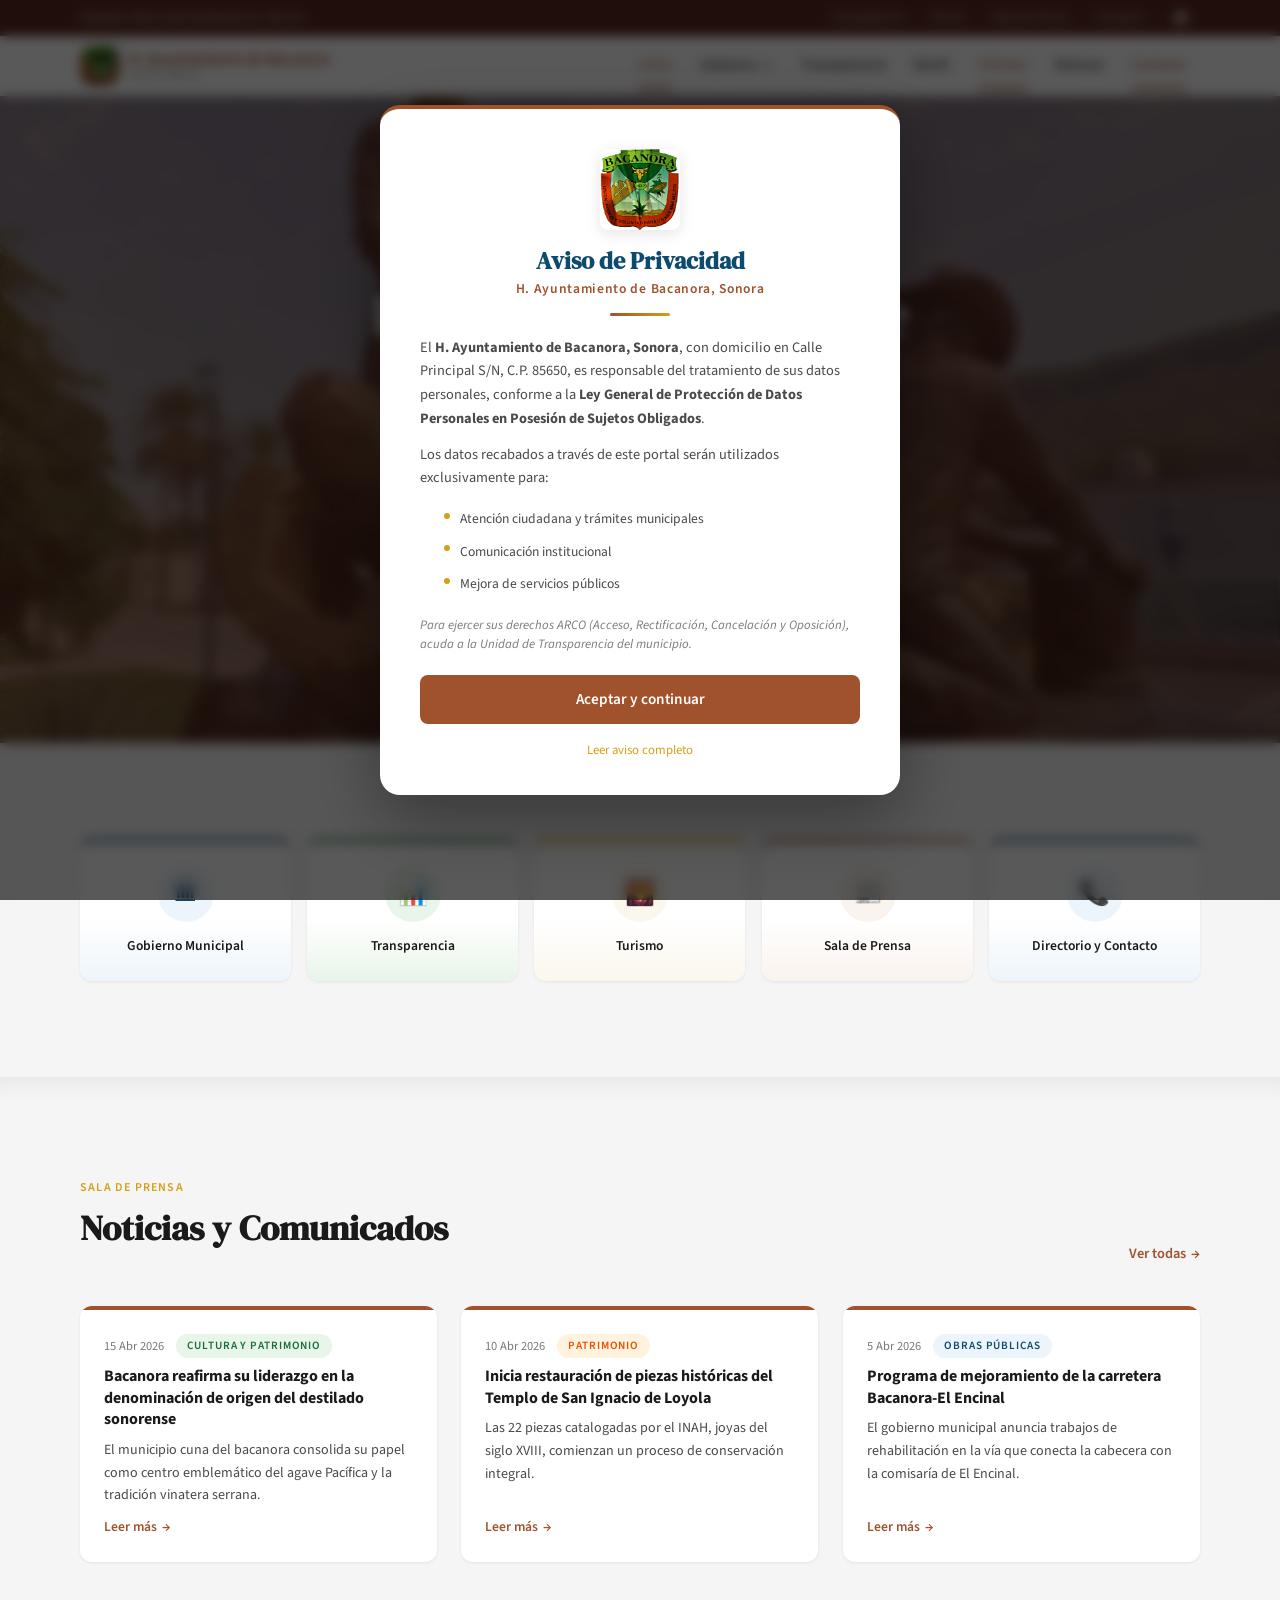
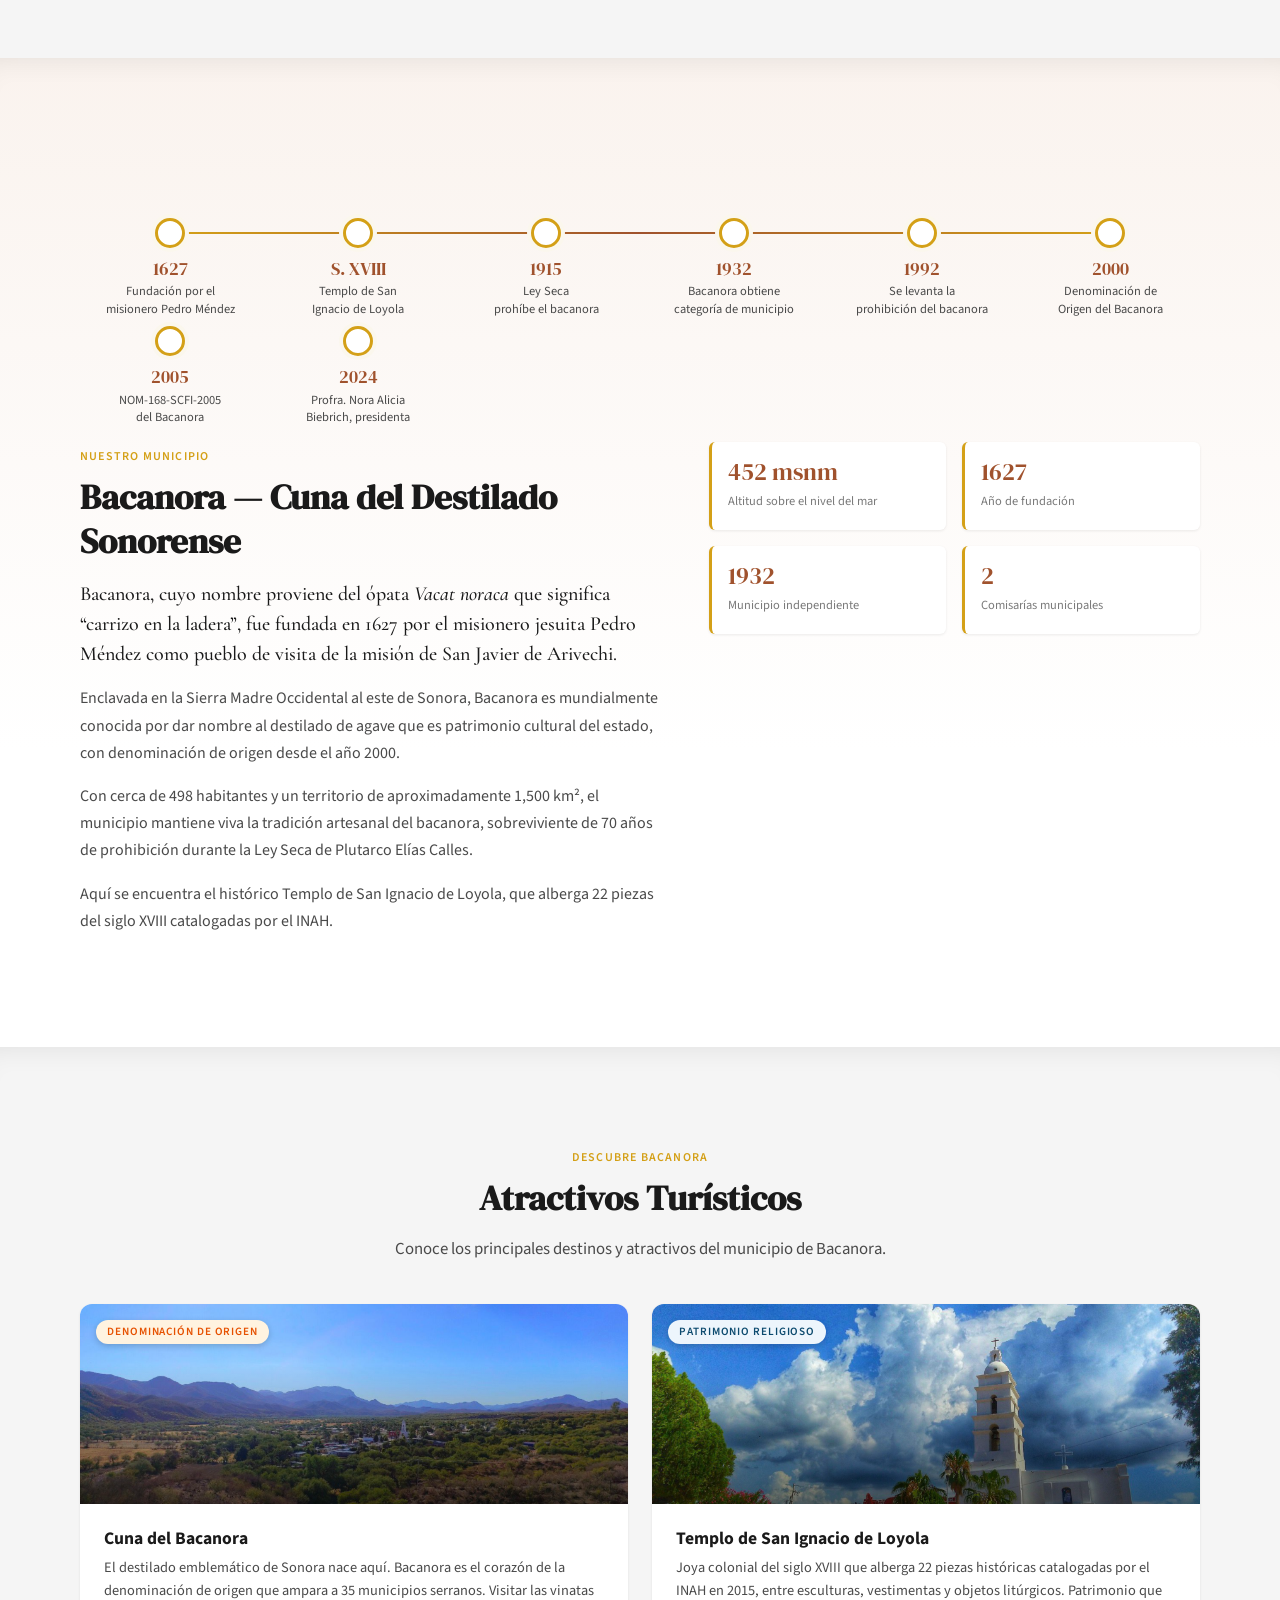
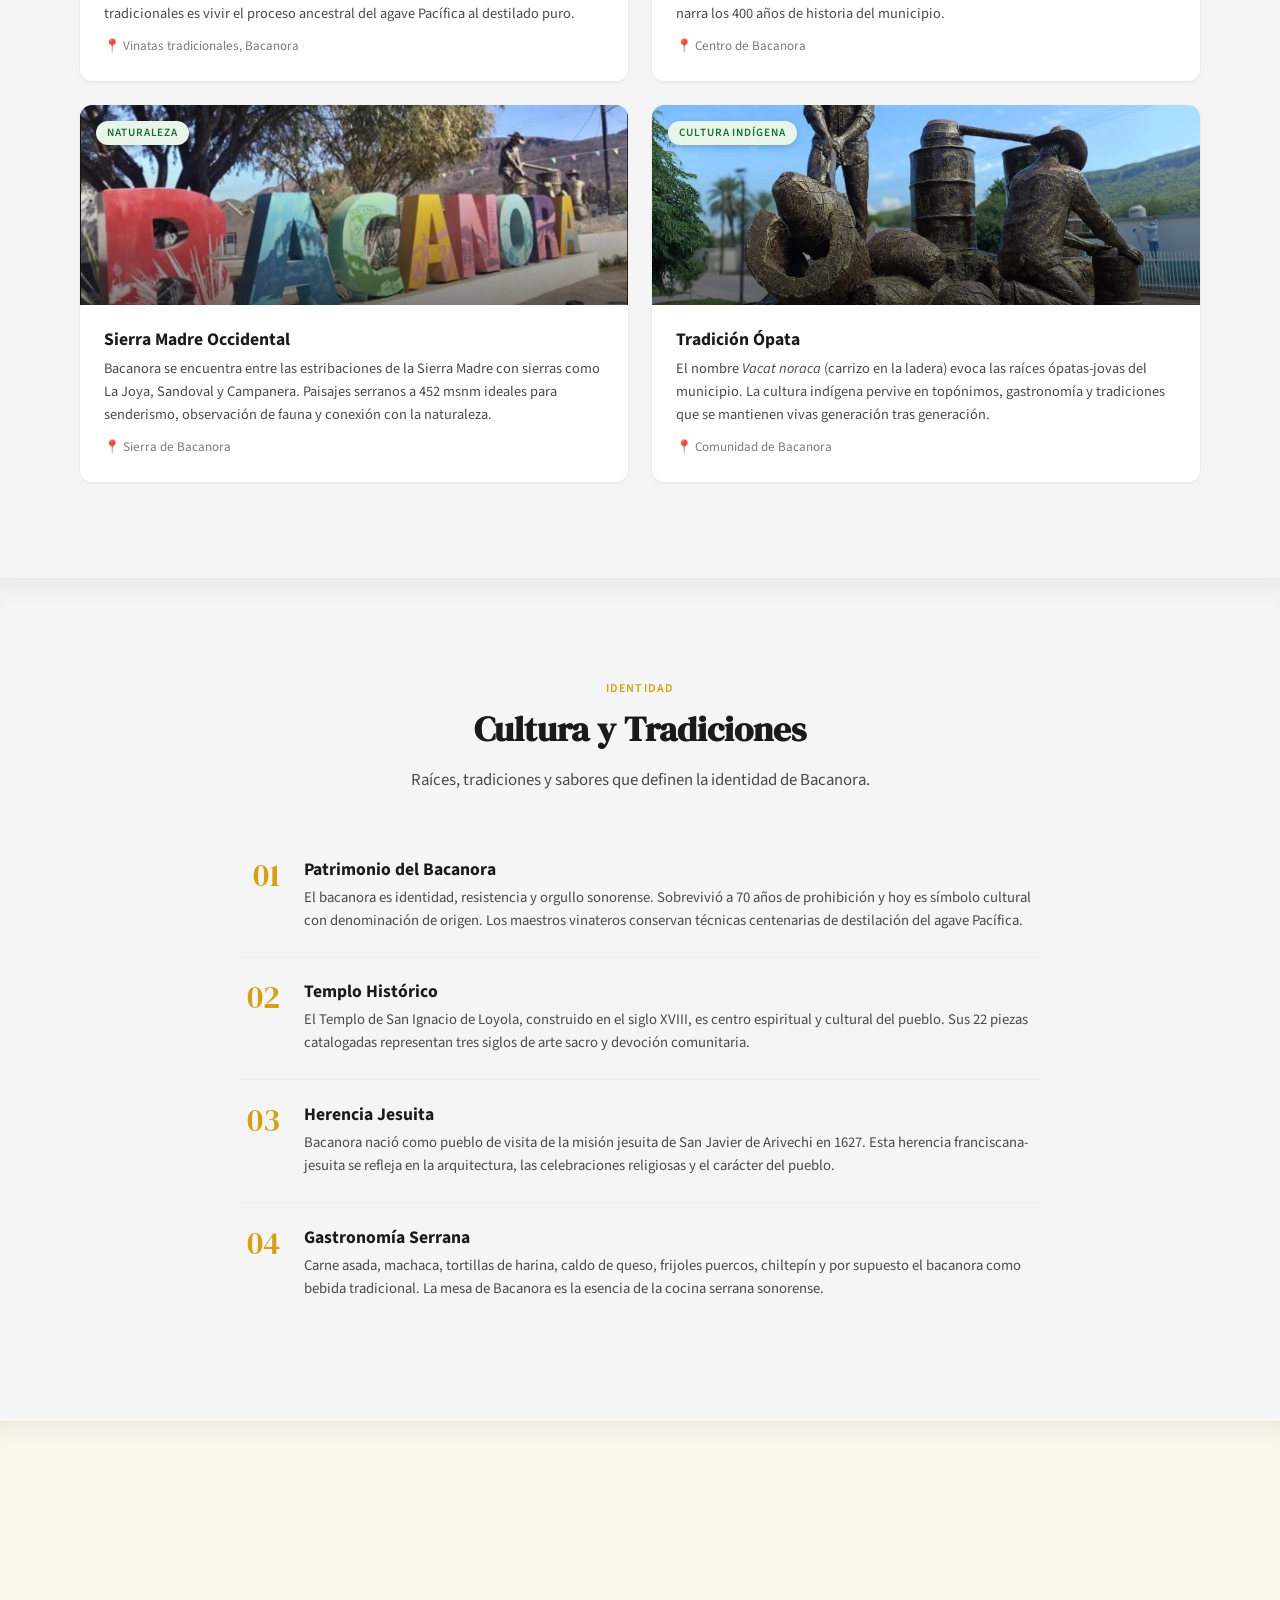
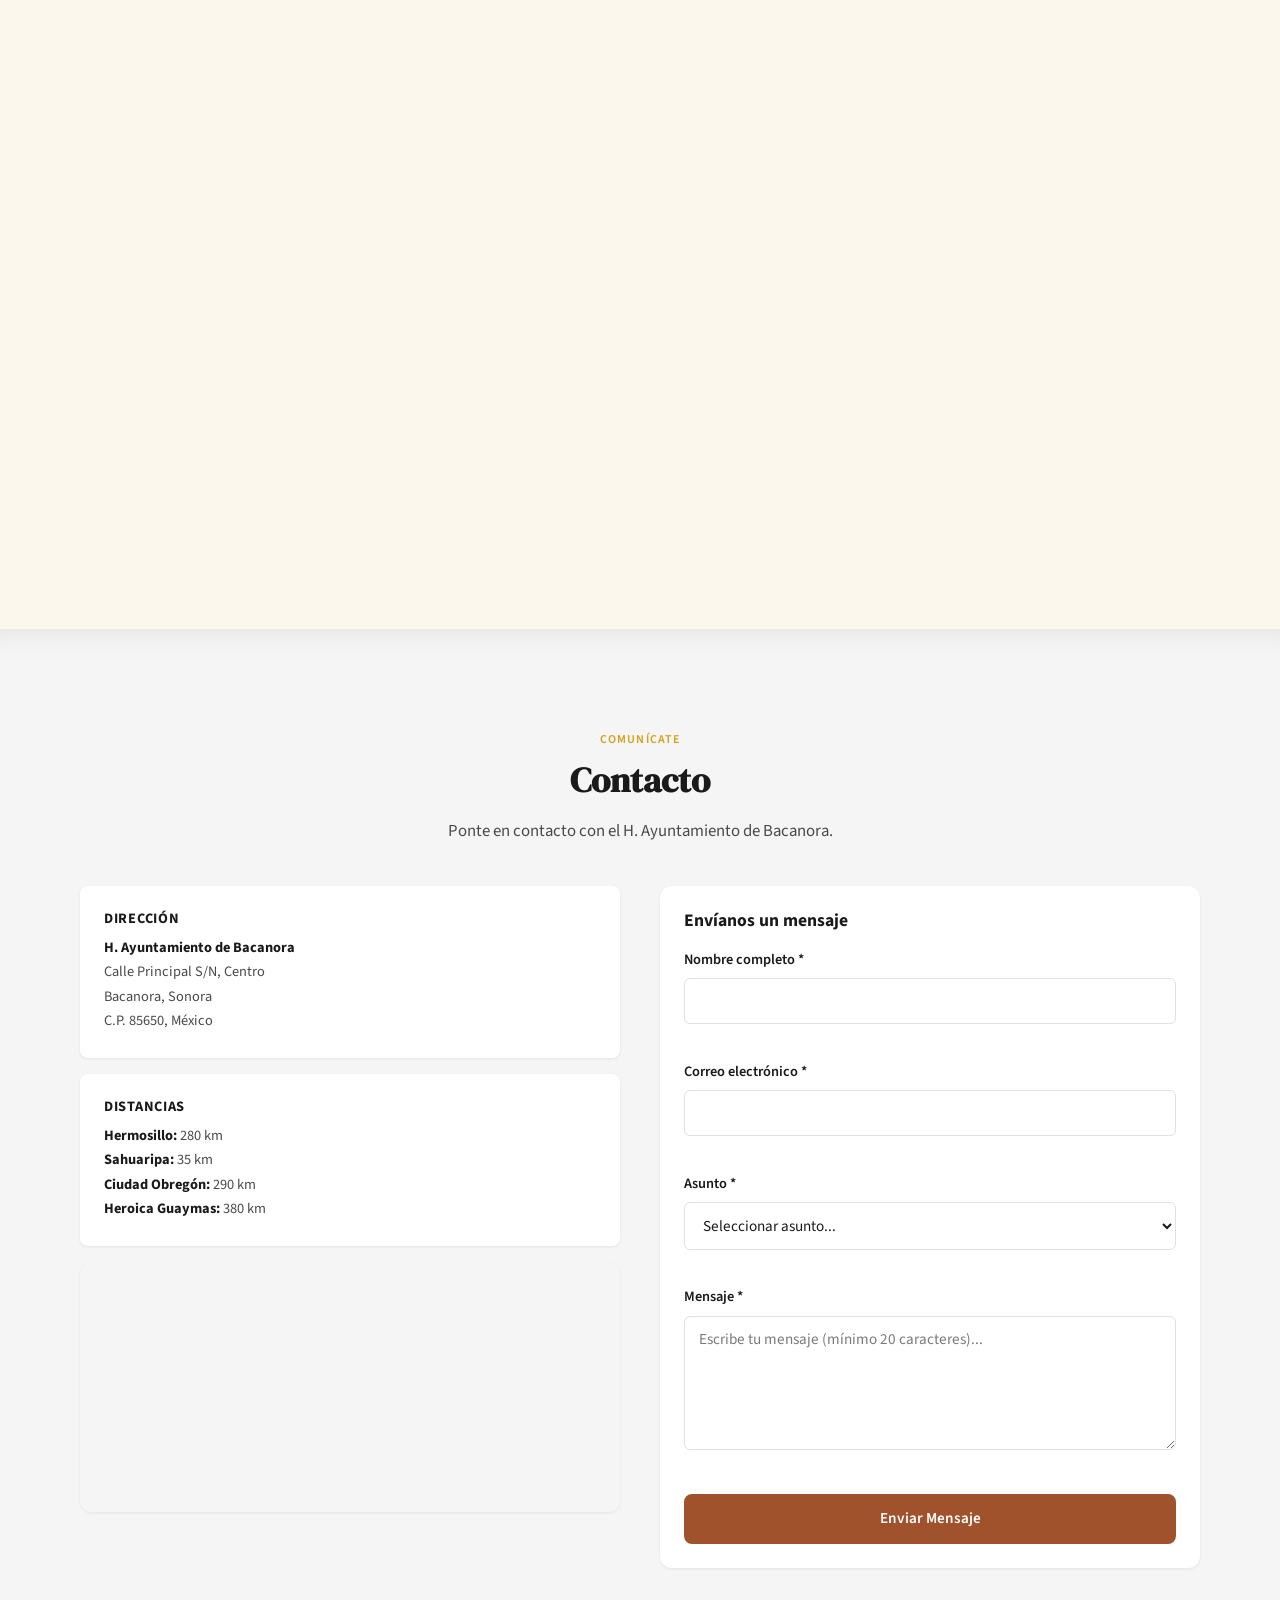
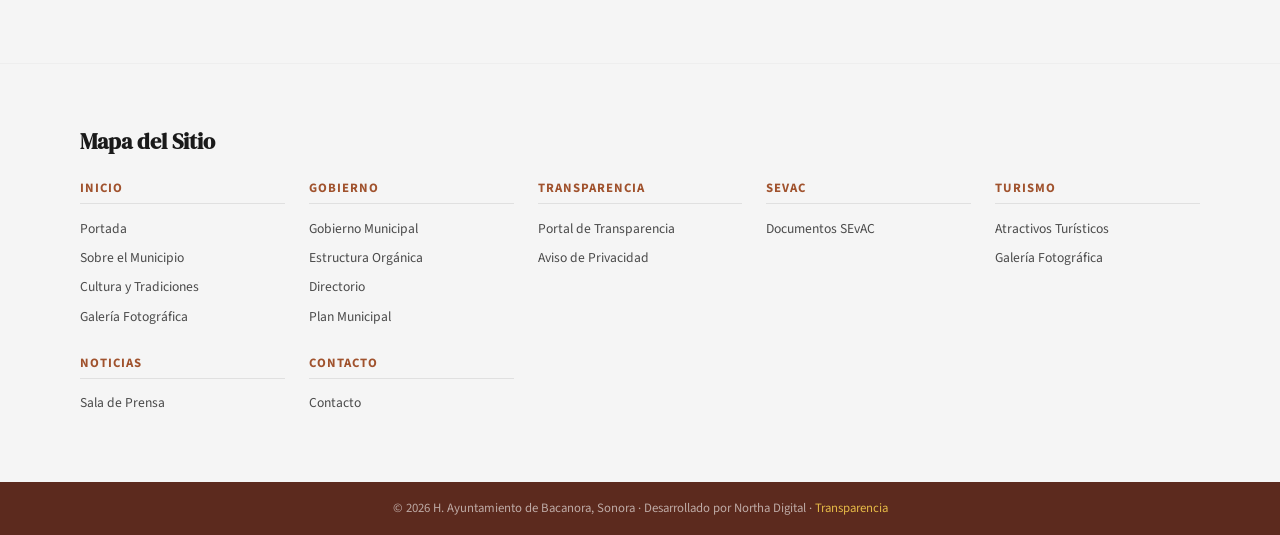
<file: index.html>
<!DOCTYPE html>
<html lang="es">
<head>
  <meta charset="UTF-8">
  <meta name="viewport" content="width=device-width, initial-scale=1.0">
  <meta name="theme-color" content="#A0522D">
  <meta name="apple-mobile-web-app-status-bar-style" content="#A0522D">
  <meta name="msapplication-navbutton-color" content="#A0522D">
  <meta name="color-scheme" content="only light">
  <meta name="supported-color-schemes" content="light only">
  <style>
    :root { color-scheme: only light !important; }
    html, body { background-color: #F5F5F5 !important; }
  </style>
  <title>H. Ayuntamiento de Bacanora | Portal Oficial del Gobierno Municipal</title>
  <meta name="description" content="Portal oficial del H. Ayuntamiento de Bacanora, Sonora. Cuna del destilado bacanora con denominación de origen, servicios digitales, transparencia, turismo y noticias.">
  <meta name="keywords" content="Bacanora, Sonora, gobierno municipal, ayuntamiento, denominación de origen, agave, sierra madre, ópata">
  <meta property="og:title" content="H. Ayuntamiento de Bacanora | Portal Oficial del Gobierno Municipal">
  <meta property="og:description" content="Portal oficial del H. Ayuntamiento de Bacanora, Sonora. Cuna del destilado sonorense con denominación de origen.">
  <meta property="og:type" content="website">
  <meta property="og:locale" content="es_MX">
  <link rel="icon" href="data:image/svg+xml,<svg xmlns='http://www.w3.org/2000/svg' viewBox='0 0 100 100'><text y='.9em' font-size='90'>🏛️</text></svg>">
  <link rel="preconnect" href="https://fonts.googleapis.com">
  <link rel="preconnect" href="https://fonts.gstatic.com" crossorigin>
  <link href="https://fonts.googleapis.com/css2?family=DM+Serif+Display:ital@0;1&family=Source+Sans+3:wght@300;400;500;600;700&family=Cormorant+Garamond:ital,wght@0,500;0,600;0,700;1,600&display=swap" rel="stylesheet">
  <link rel="stylesheet" href="css/globals.css">
  <link rel="stylesheet" href="css/nav-footer.css">
  <link rel="stylesheet" href="css/home.css">
  <script src="js/main.js" defer></script>
</head>
<body>

  <!-- Skip link -->
  <a href="#main-content" class="skip-link">Ir al contenido principal</a>

  <!-- === TOPBAR === -->
  <div class="topbar">
    <div class="container">
      <span class="topbar__left">Gobierno Municipal de Bacanora, Sonora</span>
      <nav class="topbar__right" aria-label="Enlaces rápidos">
        <a href="transparencia.html" class="topbar__link">Transparencia</a>
        <span class="topbar__sep">|</span>
        <a href="sevac.html" class="topbar__link">SEvAC</a>
        <span class="topbar__sep">|</span>
        <a href="noticias.html" class="topbar__link">Sala de Prensa</a>
        <span class="topbar__sep">|</span>
        <a href="#contacto" class="topbar__link">Contacto</a>
        <span class="topbar__sep">|</span>
        <a href="https://www.facebook.com/" target="_blank" class="topbar__link topbar__facebook" aria-label="Facebook">
          <svg width="16" height="16" viewBox="0 0 24 24" fill="currentColor"><path d="M24 12.073c0-6.627-5.373-12-12-12s-12 5.373-12 12c0 5.99 4.388 10.954 10.125 11.854v-8.385H7.078v-3.47h3.047V9.43c0-3.007 1.792-4.669 4.533-4.669 1.312 0 2.686.235 2.686.235v2.953H15.83c-1.491 0-1.956.925-1.956 1.874v2.25h3.328l-.532 3.47h-2.796v8.385C19.612 23.027 24 18.062 24 12.073z"/></svg>
        </a>
      </nav>
    </div>
  </div>

  <!-- === NAVBAR === -->
  <nav class="navbar" role="navigation" aria-label="Navegación principal">
    <div class="container">
      <a href="index.html" class="navbar__brand">
        <img src="assets/images/escudo-bacanora.png" alt="Escudo de Bacanora" class="nav__escudo">
        <span class="navbar__brand-text">H. Ayuntamiento de Bacanora<small>Sonora, México</small></span>
      </a>

      <ul class="navbar__menu">
        <li><a href="index.html" class="navbar__link">Inicio</a></li>
        <li class="navbar__dropdown">
          <a href="gobierno.html" class="navbar__link navbar__dropdown-toggle">
            Gobierno
            <svg viewBox="0 0 12 12" aria-hidden="true"><path d="M2 4l4 4 4-4"/></svg>
          </a>
          <div class="navbar__dropdown-menu">
            <a href="gobierno.html#estructura" class="navbar__dropdown-item">Estructura Orgánica</a>
            <a href="gobierno.html#directorio" class="navbar__dropdown-item">Directorio</a>
            <a href="gobierno.html#plan" class="navbar__dropdown-item">Plan Municipal</a>
          </div>
        </li>
        <li><a href="transparencia.html" class="navbar__link">Transparencia</a></li>
        <li><a href="sevac.html" class="navbar__link">SEvAC</a></li>
        <li><a href="#turismo" class="navbar__link">Turismo</a></li>
        <li><a href="noticias.html" class="navbar__link">Noticias</a></li>
        <li><a href="#contacto" class="navbar__link">Contacto</a></li>
      </ul>

      <button class="navbar__hamburger" aria-label="Abrir menú de navegación" aria-expanded="false" aria-controls="mobile-menu">
        <span class="navbar__hamburger-line"></span>
        <span class="navbar__hamburger-line"></span>
        <span class="navbar__hamburger-line"></span>
      </button>
    </div>
  </nav>
  <div class="navbar-spacer"></div>

  <!-- === MENÚ MÓVIL === -->
  <div class="mobile-menu" id="mobile-menu">
    <div class="mobile-menu__overlay"></div>
    <div class="mobile-menu__panel">
      <div class="mobile-menu__header">
        <span class="mobile-menu__brand">Menú</span>
        <button class="mobile-menu__close" aria-label="Cerrar menú">&times;</button>
      </div>
      <nav class="mobile-menu__nav" aria-label="Navegación móvil">
        <a href="index.html" class="mobile-menu__link">Inicio</a>
        <button class="mobile-menu__link mobile-menu__submenu-toggle" aria-expanded="false">
          Gobierno
          <svg viewBox="0 0 12 12" aria-hidden="true"><path d="M2 4l4 4 4-4" fill="none" stroke="currentColor" stroke-width="2"/></svg>
        </button>
        <div class="mobile-menu__submenu">
          <a href="gobierno.html#estructura" class="mobile-menu__submenu-link">Estructura Orgánica</a>
          <a href="gobierno.html#directorio" class="mobile-menu__submenu-link">Directorio</a>
          <a href="gobierno.html#plan" class="mobile-menu__submenu-link">Plan Municipal</a>
        </div>
        <a href="transparencia.html" class="mobile-menu__link">Transparencia</a>
        <a href="sevac.html" class="mobile-menu__link">SEvAC</a>
        <a href="#turismo" class="mobile-menu__link">Turismo</a>
        <a href="noticias.html" class="mobile-menu__link">Noticias</a>
        <a href="#contacto" class="mobile-menu__link">Contacto</a>
      </nav>
    </div>
  </div>

  <!-- === CONTENIDO PRINCIPAL === -->
  <main id="main-content">

    <!-- === SECCIÓN B: HERO INSTITUCIONAL === -->
    <section class="hero">
      <div class="hero__content">
        <img src="assets/images/escudo-bacanora.png" alt="Escudo de Bacanora" class="hero__escudo">
        <h1 class="hero__title">H. Ayuntamiento de Bacanora</h1>
        <p class="hero__subtitle">Administración 2024–2027 · Sonora, México</p>
        <div class="hero__cta">
          <a href="https://transparencia.sonora.gob.mx/informacion-publica/organismos/9/municipios/1102/bacanora" target="_blank" rel="noopener noreferrer" class="btn btn--outline-white btn--lg">Portal de Transparencia</a>
        </div>
        <div class="hero__stats">
          <div class="hero__stat">
            <span class="hero__stat-number">1627</span>
            <span class="hero__stat-label">Año de fundación</span>
          </div>
          <div class="hero__stat">
            <span class="hero__stat-number">1,500 km&sup2;</span>
            <span class="hero__stat-label">Superficie territorial</span>
          </div>
          <div class="hero__stat">
            <span class="hero__stat-number">498</span>
            <span class="hero__stat-label">Habitantes</span>
          </div>
        </div>
      </div>
    </section>

    <!-- === SECCIÓN C: ACCESOS DIRECTOS A SERVICIOS === -->
    <section class="section section--gob-bg">
      <div class="container">
        <div class="servicios-grid">
          <a href="gobierno.html" class="servicio-card servicio-card--blue" data-reveal>
            <div class="servicio-card__icon" aria-hidden="true">&#x1F3DB;</div>
            <span class="servicio-card__title">Gobierno Municipal</span>
          </a>
          <a href="transparencia.html" class="servicio-card servicio-card--green" data-reveal>
            <div class="servicio-card__icon" aria-hidden="true">&#x1F4CA;</div>
            <span class="servicio-card__title">Transparencia</span>
          </a>
          <a href="#turismo" class="servicio-card servicio-card--gold" data-reveal>
            <div class="servicio-card__icon" aria-hidden="true">&#x1F304;</div>
            <span class="servicio-card__title">Turismo</span>
          </a>
          <a href="noticias.html" class="servicio-card servicio-card--primary" data-reveal>
            <div class="servicio-card__icon" aria-hidden="true">&#x1F4F0;</div>
            <span class="servicio-card__title">Sala de Prensa</span>
          </a>
          <a href="#contacto" class="servicio-card servicio-card--blue" data-reveal>
            <div class="servicio-card__icon" aria-hidden="true">&#x1F4DE;</div>
            <span class="servicio-card__title">Directorio y Contacto</span>
          </a>
        </div>
      </div>
    </section>

    <!-- === SECCIÓN D: NOTICIAS Y COMUNICADOS === -->
    <section class="section">
      <div class="container">
        <div class="noticias-home__header">
          <div>
            <span class="section__tag">Sala de Prensa</span>
            <h2 class="section__title">Noticias y Comunicados</h2>
          </div>
          <a href="noticias.html" class="noticias-home__link">Ver todas <span aria-hidden="true">&rarr;</span></a>
        </div>

        <div class="noticias-home__grid">
          <!-- Noticia 1 -->
          <article class="noticia-home-card" data-reveal>
            <div class="noticia-home-card__bar"></div>
            <div class="noticia-home-card__body">
              <div class="noticia-home-card__meta">
                <span class="noticia-home-card__date">15 Abr 2026</span>
                <span class="badge badge--online">Cultura y Patrimonio</span>
              </div>
              <h3 class="noticia-home-card__title">Bacanora reafirma su liderazgo en la denominación de origen del destilado sonorense</h3>
              <p class="noticia-home-card__excerpt">
                El municipio cuna del bacanora consolida su papel como centro emblemático del agave Pacífica y la tradición vinatera serrana.
              </p>
              <a href="noticias.html" class="noticia-home-card__link">Leer más <span aria-hidden="true">&rarr;</span></a>
            </div>
          </article>

          <!-- Noticia 2 -->
          <article class="noticia-home-card" data-reveal>
            <div class="noticia-home-card__bar"></div>
            <div class="noticia-home-card__body">
              <div class="noticia-home-card__meta">
                <span class="noticia-home-card__date">10 Abr 2026</span>
                <span class="badge badge--hybrid">Patrimonio</span>
              </div>
              <h3 class="noticia-home-card__title">Inicia restauración de piezas históricas del Templo de San Ignacio de Loyola</h3>
              <p class="noticia-home-card__excerpt">
                Las 22 piezas catalogadas por el INAH, joyas del siglo XVIII, comienzan un proceso de conservación integral.
              </p>
              <a href="noticias.html" class="noticia-home-card__link">Leer más <span aria-hidden="true">&rarr;</span></a>
            </div>
          </article>

          <!-- Noticia 3 -->
          <article class="noticia-home-card" data-reveal>
            <div class="noticia-home-card__bar"></div>
            <div class="noticia-home-card__body">
              <div class="noticia-home-card__meta">
                <span class="noticia-home-card__date">5 Abr 2026</span>
                <span class="badge badge--presencial">Obras Públicas</span>
              </div>
              <h3 class="noticia-home-card__title">Programa de mejoramiento de la carretera Bacanora-El Encinal</h3>
              <p class="noticia-home-card__excerpt">
                El gobierno municipal anuncia trabajos de rehabilitación en la vía que conecta la cabecera con la comisaría de El Encinal.
              </p>
              <a href="noticias.html" class="noticia-home-card__link">Leer más <span aria-hidden="true">&rarr;</span></a>
            </div>
          </article>
        </div>
      </div>
    </section>

    <!-- === SECCIÓN E: SOBRE EL MUNICIPIO === -->
    <section class="section section--municipio-bg" id="municipio">
      <div class="container">

        <!-- Timeline de hitos históricos -->
        <div class="timeline" data-reveal>
          <div class="timeline__track">
            <div class="timeline__item">
              <span class="timeline__dot" aria-hidden="true"></span>
              <span class="timeline__year">1627</span>
              <span class="timeline__event">Fundación por el<br>misionero Pedro Méndez</span>
            </div>
            <div class="timeline__item">
              <span class="timeline__dot" aria-hidden="true"></span>
              <span class="timeline__year">S. XVIII</span>
              <span class="timeline__event">Templo de San<br>Ignacio de Loyola</span>
            </div>
            <div class="timeline__item">
              <span class="timeline__dot" aria-hidden="true"></span>
              <span class="timeline__year">1915</span>
              <span class="timeline__event">Ley Seca<br>prohíbe el bacanora</span>
            </div>
            <div class="timeline__item">
              <span class="timeline__dot" aria-hidden="true"></span>
              <span class="timeline__year">1932</span>
              <span class="timeline__event">Bacanora obtiene<br>categoría de municipio</span>
            </div>
            <div class="timeline__item">
              <span class="timeline__dot" aria-hidden="true"></span>
              <span class="timeline__year">1992</span>
              <span class="timeline__event">Se levanta la<br>prohibición del bacanora</span>
            </div>
            <div class="timeline__item">
              <span class="timeline__dot" aria-hidden="true"></span>
              <span class="timeline__year">2000</span>
              <span class="timeline__event">Denominación de<br>Origen del Bacanora</span>
            </div>
            <div class="timeline__item">
              <span class="timeline__dot" aria-hidden="true"></span>
              <span class="timeline__year">2005</span>
              <span class="timeline__event">NOM-168-SCFI-2005<br>del Bacanora</span>
            </div>
            <div class="timeline__item">
              <span class="timeline__dot" aria-hidden="true"></span>
              <span class="timeline__year">2024</span>
              <span class="timeline__event">Profra. Nora Alicia<br>Biebrich, presidenta</span>
            </div>
          </div>
        </div>

        <div class="municipio__grid">
          <!-- Izquierda: contenido editorial -->
          <div data-reveal="left">
            <span class="section__tag">Nuestro Municipio</span>
            <h2 class="section__title">Bacanora &mdash; Cuna del Destilado Sonorense</h2>
            <p class="municipio__lead">
              Bacanora, cuyo nombre proviene del ópata <em>Vacat noraca</em> que significa &ldquo;carrizo en la ladera&rdquo;,
              fue fundada en 1627 por el misionero jesuita Pedro Méndez como pueblo de visita de la misión de San Javier de Arivechi.
            </p>
            <div class="municipio__text">
              <p>
                Enclavada en la Sierra Madre Occidental al este de Sonora, Bacanora es mundialmente conocida por dar nombre
                al destilado de agave que es patrimonio cultural del estado, con denominación de origen desde el año 2000.
              </p>
              <p>
                Con cerca de 498 habitantes y un territorio de aproximadamente 1,500 km&sup2;, el municipio mantiene viva la
                tradición artesanal del bacanora, sobreviviente de 70 años de prohibición durante la Ley Seca de
                Plutarco Elías Calles.
              </p>
              <p>
                Aquí se encuentra el histórico Templo de San Ignacio de Loyola, que alberga 22 piezas del siglo XVIII
                catalogadas por el INAH.
              </p>
            </div>
          </div>

          <!-- Derecha: datos -->
          <div class="municipio__datos" data-reveal="right">
            <div class="municipio__dato">
              <span class="municipio__dato-number">452 msnm</span>
              <span class="municipio__dato-label">Altitud sobre el nivel del mar</span>
            </div>
            <div class="municipio__dato">
              <span class="municipio__dato-number">1627</span>
              <span class="municipio__dato-label">Año de fundación</span>
            </div>
            <div class="municipio__dato">
              <span class="municipio__dato-number">1932</span>
              <span class="municipio__dato-label">Municipio independiente</span>
            </div>
            <div class="municipio__dato">
              <span class="municipio__dato-number">2</span>
              <span class="municipio__dato-label">Comisarías municipales</span>
            </div>
          </div>
        </div>
      </div>
    </section>

    <!-- === SECCIÓN F: TURISMO === -->
    <section class="section" id="turismo" style="background-color: var(--gob-bg);">
      <div class="container">
        <div class="section__header section__header--center" data-reveal="fade">
          <span class="section__tag">Descubre Bacanora</span>
          <h2 class="section__title">Atractivos Turísticos</h2>
          <p class="section__subtitle">Conoce los principales destinos y atractivos del municipio de Bacanora.</p>
        </div>

        <div class="turismo-grid">
          <!-- Cuna del Bacanora -->
          <article class="turismo-card" data-reveal>
            <div class="turismo-card__image turismo-card__image--1">
              <span class="turismo-card__badge badge badge--hybrid">Denominación de Origen</span>
            </div>
            <div class="turismo-card__body">
              <h3 class="turismo-card__title">Cuna del Bacanora</h3>
              <p class="turismo-card__desc">
                El destilado emblemático de Sonora nace aquí. Bacanora es el corazón de la denominación de origen que
                ampara a 35 municipios serranos. Visitar las vinatas tradicionales es vivir el proceso ancestral del
                agave Pacífica al destilado puro.
              </p>
              <span class="turismo-card__location">&#x1F4CD; Vinatas tradicionales, Bacanora</span>
            </div>
          </article>

          <!-- Templo de San Ignacio -->
          <article class="turismo-card" data-reveal>
            <div class="turismo-card__image turismo-card__image--2">
              <span class="turismo-card__badge badge badge--presencial">Patrimonio Religioso</span>
            </div>
            <div class="turismo-card__body">
              <h3 class="turismo-card__title">Templo de San Ignacio de Loyola</h3>
              <p class="turismo-card__desc">
                Joya colonial del siglo XVIII que alberga 22 piezas históricas catalogadas por el INAH en 2015,
                entre esculturas, vestimentas y objetos litúrgicos. Patrimonio que narra los 400 años de historia
                del municipio.
              </p>
              <span class="turismo-card__location">&#x1F4CD; Centro de Bacanora</span>
            </div>
          </article>

          <!-- Sierra Madre Occidental -->
          <article class="turismo-card" data-reveal>
            <div class="turismo-card__image turismo-card__image--3">
              <span class="turismo-card__badge badge badge--online">Naturaleza</span>
            </div>
            <div class="turismo-card__body">
              <h3 class="turismo-card__title">Sierra Madre Occidental</h3>
              <p class="turismo-card__desc">
                Bacanora se encuentra entre las estribaciones de la Sierra Madre con sierras como La Joya, Sandoval
                y Campanera. Paisajes serranos a 452 msnm ideales para senderismo, observación de fauna y conexión
                con la naturaleza.
              </p>
              <span class="turismo-card__location">&#x1F4CD; Sierra de Bacanora</span>
            </div>
          </article>

          <!-- Tradición Ópata -->
          <article class="turismo-card" data-reveal>
            <div class="turismo-card__image turismo-card__image--4">
              <span class="turismo-card__badge badge badge--online">Cultura Indígena</span>
            </div>
            <div class="turismo-card__body">
              <h3 class="turismo-card__title">Tradición Ópata</h3>
              <p class="turismo-card__desc">
                El nombre <em>Vacat noraca</em> (carrizo en la ladera) evoca las raíces ópatas-jovas del municipio.
                La cultura indígena pervive en topónimos, gastronomía y tradiciones que se mantienen vivas generación
                tras generación.
              </p>
              <span class="turismo-card__location">&#x1F4CD; Comunidad de Bacanora</span>
            </div>
          </article>
        </div>
      </div>
    </section>

    <!-- === SECCIÓN G: CULTURA === -->
    <section class="section" id="cultura">
      <div class="container">
        <div class="section__header section__header--center" data-reveal="fade">
          <span class="section__tag">Identidad</span>
          <h2 class="section__title">Cultura y Tradiciones</h2>
          <p class="section__subtitle">Raíces, tradiciones y sabores que definen la identidad de Bacanora.</p>
        </div>

        <div class="cultura-list">
          <div class="cultura-item" data-reveal>
            <span class="cultura-item__number" aria-hidden="true">01</span>
            <div class="cultura-item__content">
              <h3 class="cultura-item__title">Patrimonio del Bacanora</h3>
              <p class="cultura-item__text">
                El bacanora es identidad, resistencia y orgullo sonorense. Sobrevivió a 70 años de prohibición y hoy es
                símbolo cultural con denominación de origen. Los maestros vinateros conservan técnicas centenarias de
                destilación del agave Pacífica.
              </p>
            </div>
          </div>

          <div class="cultura-item" data-reveal>
            <span class="cultura-item__number" aria-hidden="true">02</span>
            <div class="cultura-item__content">
              <h3 class="cultura-item__title">Templo Histórico</h3>
              <p class="cultura-item__text">
                El Templo de San Ignacio de Loyola, construido en el siglo XVIII, es centro espiritual y cultural del
                pueblo. Sus 22 piezas catalogadas representan tres siglos de arte sacro y devoción comunitaria.
              </p>
            </div>
          </div>

          <div class="cultura-item" data-reveal>
            <span class="cultura-item__number" aria-hidden="true">03</span>
            <div class="cultura-item__content">
              <h3 class="cultura-item__title">Herencia Jesuita</h3>
              <p class="cultura-item__text">
                Bacanora nació como pueblo de visita de la misión jesuita de San Javier de Arivechi en 1627. Esta
                herencia franciscana-jesuita se refleja en la arquitectura, las celebraciones religiosas y el carácter
                del pueblo.
              </p>
            </div>
          </div>

          <div class="cultura-item" data-reveal>
            <span class="cultura-item__number" aria-hidden="true">04</span>
            <div class="cultura-item__content">
              <h3 class="cultura-item__title">Gastronomía Serrana</h3>
              <p class="cultura-item__text">
                Carne asada, machaca, tortillas de harina, caldo de queso, frijoles puercos, chiltepín y por supuesto
                el bacanora como bebida tradicional. La mesa de Bacanora es la esencia de la cocina serrana sonorense.
              </p>
            </div>
          </div>
        </div>
      </div>
    </section>

    <!-- === SECCIÓN H: GALERÍA === -->
    <section class="section section--gold-bg" id="galeria">
      <div class="container">
        <div class="section__header section__header--center" data-reveal="fade">
          <span class="section__tag">Imágenes</span>
          <h2 class="section__title">Galería Fotográfica</h2>
          <p class="section__subtitle">Paisajes, arquitectura y vida cotidiana del municipio de Bacanora.</p>
        </div>

        <div class="galeria-grid">
          <button type="button" class="galeria-item galeria-item--wide galeria-item--1" data-reveal data-lightbox-src="assets/images/hero-bacanora.jpg" data-lightbox-caption="Vista del pueblo">
            <span class="galeria-item__title">Vista del pueblo</span>
          </button>
          <button type="button" class="galeria-item galeria-item--2" data-reveal data-lightbox-src="assets/images/cultura-bacanora.jpg" data-lightbox-caption="Templo de San Ignacio de Loyola">
            <span class="galeria-item__title">Templo de San Ignacio de Loyola</span>
          </button>
          <button type="button" class="galeria-item galeria-item--3" data-reveal data-lightbox-src="assets/images/turismo-bacanora.jpg" data-lightbox-caption="Sierra de Bacanora">
            <span class="galeria-item__title">Sierra de Bacanora</span>
          </button>
          <button type="button" class="galeria-item galeria-item--4" data-reveal data-lightbox-src="assets/images/galeria-bacanora.jpg" data-lightbox-caption="Plaza principal">
            <span class="galeria-item__title">Plaza principal</span>
          </button>
        </div>
      </div>
    </section>

    <!-- === SECCIÓN I: CONTACTO === -->
    <section class="section section--gob-bg" id="contacto">
      <div class="container">
        <div class="section__header section__header--center" data-reveal="fade">
          <span class="section__tag">Comunícate</span>
          <h2 class="section__title">Contacto</h2>
          <p class="section__subtitle">Ponte en contacto con el H. Ayuntamiento de Bacanora.</p>
        </div>

        <div class="contacto-grid">
          <!-- Izquierda: información y mapa -->
          <div class="contacto-info" data-reveal="left">
            <div class="contacto-card">
              <h3 class="contacto-card__title">Dirección</h3>
              <p class="contacto-card__text">
                <strong>H. Ayuntamiento de Bacanora</strong><br>
                Calle Principal S/N, Centro<br>
                Bacanora, Sonora<br>
                C.P. 85650, México
              </p>
            </div>

            <div class="contacto-card">
              <h3 class="contacto-card__title">Distancias</h3>
              <p class="contacto-card__text">
                <strong>Hermosillo:</strong> 280 km<br>
                <strong>Sahuaripa:</strong> 35 km<br>
                <strong>Ciudad Obregón:</strong> 290 km<br>
                <strong>Heroica Guaymas:</strong> 380 km
              </p>
            </div>

            <div class="contacto-map">
              <iframe
                src="https://www.google.com/maps/embed?pb=!1m18!1m12!1m3!1d14000!2d-109.3984!3d28.9789!2m3!1f0!2f0!3f0!3m2!1i1024!2i768!4f13.1!3m3!1m2!1s0x86ce3c7e6f5b3d4b%3A0x1!2sBacanora%2C+Sonora!5e0!3m2!1ses!2smx!4v1"
                width="100%"
                height="250"
                style="border:0;"
                allowfullscreen=""
                loading="lazy"
                referrerpolicy="no-referrer-when-downgrade"
                title="Ubicación de Bacanora, Sonora en Google Maps">
              </iframe>
            </div>
          </div>

          <!-- Derecha: formulario -->
          <div data-reveal="right">
            <div class="contacto-form">
              <h3 class="contacto-form__title">Envíanos un mensaje</h3>

              <form id="contact-form" action="https://api.web3forms.com/submit" method="POST" novalidate>
                <input type="hidden" name="access_key" value="9ee5082d-184c-433f-9faf-ff601b9a945b">
                <input type="hidden" name="subject" value="Nuevo mensaje del Portal de Bacanora">
                <input type="hidden" name="from_name" value="Portal de Bacanora">
                <div class="form-group">
                  <label for="contact-nombre" class="form-label">Nombre completo *</label>
                  <input type="text" id="contact-nombre" name="nombre" class="form-input" required autocomplete="name">
                  <span class="form-error" aria-live="polite"></span>
                </div>

                <div class="form-group">
                  <label for="contact-email" class="form-label">Correo electrónico *</label>
                  <input type="email" id="contact-email" name="email" class="form-input" required autocomplete="email">
                  <span class="form-error" aria-live="polite"></span>
                </div>

                <div class="form-group">
                  <label for="contact-asunto" class="form-label">Asunto *</label>
                  <select id="contact-asunto" name="asunto" class="form-select" required>
                    <option value="">Seleccionar asunto...</option>
                    <option value="informacion">Información general</option>
                    <option value="turismo">Turismo</option>
                    <option value="quejas">Quejas y sugerencias</option>
                    <option value="otro">Otro</option>
                  </select>
                  <span class="form-error" aria-live="polite"></span>
                </div>

                <div class="form-group">
                  <label for="contact-mensaje" class="form-label">Mensaje *</label>
                  <textarea id="contact-mensaje" name="mensaje" class="form-textarea" required rows="5" minlength="20"
                    placeholder="Escribe tu mensaje (mínimo 20 caracteres)..."></textarea>
                  <span class="form-error" aria-live="polite"></span>
                </div>

                <button type="submit" class="btn btn--primary" style="width: 100%;">Enviar Mensaje</button>
              </form>

              <div class="contact-feedback" id="contact-feedback" role="status" aria-live="polite" hidden></div>
            </div>

            <!-- Éxito (oculto por defecto) -->
            <div class="contact-success" id="contact-success" hidden>
              <div class="contact-success__icon" aria-hidden="true">&#x2705;</div>
              <h3 class="contact-success__title">¡Mensaje enviado!</h3>
              <p class="contact-success__text">
                Gracias por comunicarte con el H. Ayuntamiento de Bacanora.
                Tu mensaje ha sido recibido y será atendido a la brevedad.
              </p>
            </div>
          </div>
        </div>
      </div>
    </section>

  </main>

  <!-- === MAPA DEL SITIO === -->
  <section class="sitemap" id="mapa-sitio" aria-labelledby="sitemap-title">
    <div class="container">
      <h2 class="sitemap__title" id="sitemap-title">Mapa del Sitio</h2>
      <div class="sitemap__grid">
        <div class="sitemap__col">
          <h3 class="sitemap__col-title">Inicio</h3>
          <a href="index.html" class="sitemap__link">Portada</a>
          <a href="index.html#municipio" class="sitemap__link">Sobre el Municipio</a>
          <a href="index.html#cultura" class="sitemap__link">Cultura y Tradiciones</a>
          <a href="index.html#galeria" class="sitemap__link">Galería Fotográfica</a>
        </div>
        <div class="sitemap__col">
          <h3 class="sitemap__col-title">Gobierno</h3>
          <a href="gobierno.html" class="sitemap__link">Gobierno Municipal</a>
          <a href="gobierno.html#estructura" class="sitemap__link">Estructura Orgánica</a>
          <a href="gobierno.html#directorio" class="sitemap__link">Directorio</a>
          <a href="gobierno.html#plan" class="sitemap__link">Plan Municipal</a>
        </div>
        <div class="sitemap__col">
          <h3 class="sitemap__col-title">Transparencia</h3>
          <a href="transparencia.html" class="sitemap__link">Portal de Transparencia</a>
          <a href="transparencia.html#aviso-privacidad" class="sitemap__link">Aviso de Privacidad</a>
        </div>
        <div class="sitemap__col">
          <h3 class="sitemap__col-title">SEvAC</h3>
          <a href="sevac.html" class="sitemap__link">Documentos SEvAC</a>
        </div>
        <div class="sitemap__col">
          <h3 class="sitemap__col-title">Turismo</h3>
          <a href="index.html#turismo" class="sitemap__link">Atractivos Turísticos</a>
          <a href="index.html#galeria" class="sitemap__link">Galería Fotográfica</a>
        </div>
        <div class="sitemap__col">
          <h3 class="sitemap__col-title">Noticias</h3>
          <a href="noticias.html" class="sitemap__link">Sala de Prensa</a>
        </div>
        <div class="sitemap__col">
          <h3 class="sitemap__col-title">Contacto</h3>
          <a href="index.html#contacto" class="sitemap__link">Contacto</a>
        </div>
      </div>
    </div>
  </section>

  <!-- === FOOTER === -->
  <footer style="background:#5C2A1E; text-align:center; padding:1rem; font-size:0.8rem; color:rgba(255,255,255,0.6);">
    &copy; 2026 H. Ayuntamiento de Bacanora, Sonora &middot; Desarrollado por Northa Digital &middot;
    <a href="https://transparencia.sonora.gob.mx/informacion-publica/organismos/9/municipios/1102/bacanora" target="_blank" rel="noopener noreferrer" style="color:#E5B947; text-decoration:none;">Transparencia</a>
  </footer>

  <!-- === AVISO DE PRIVACIDAD === -->
  <div id="privacyOverlay" class="privacy-overlay">
    <div class="privacy-popup">
      <img src="assets/images/escudo-bacanora.png" alt="Escudo de Bacanora" class="privacy-popup__escudo">
      <h3 class="privacy-popup__title">Aviso de Privacidad</h3>
      <h4 class="privacy-popup__subtitle">H. Ayuntamiento de Bacanora, Sonora</h4>
      <div class="privacy-popup__divider"></div>
      <p class="privacy-popup__text">
        El <strong>H. Ayuntamiento de Bacanora, Sonora</strong>, con domicilio en Calle Principal S/N,
        C.P. 85650, es responsable del tratamiento de sus datos personales, conforme a la
        <strong>Ley General de Protección de Datos Personales en Posesión de Sujetos Obligados</strong>.
      </p>
      <p class="privacy-popup__text">
        Los datos recabados a través de este portal serán utilizados exclusivamente para:
      </p>
      <ul class="privacy-popup__list">
        <li>Atención ciudadana y trámites municipales</li>
        <li>Comunicación institucional</li>
        <li>Mejora de servicios públicos</li>
      </ul>
      <p class="privacy-popup__arco">
        Para ejercer sus derechos ARCO (Acceso, Rectificación, Cancelación y Oposición),
        acuda a la Unidad de Transparencia del municipio.
      </p>
      <button id="acceptPrivacy" class="privacy-popup__btn">Aceptar y continuar</button>
      <a href="transparencia.html#aviso-privacidad" class="privacy-popup__link">Leer aviso completo</a>
    </div>
  </div>

</body>
</html>
</file>
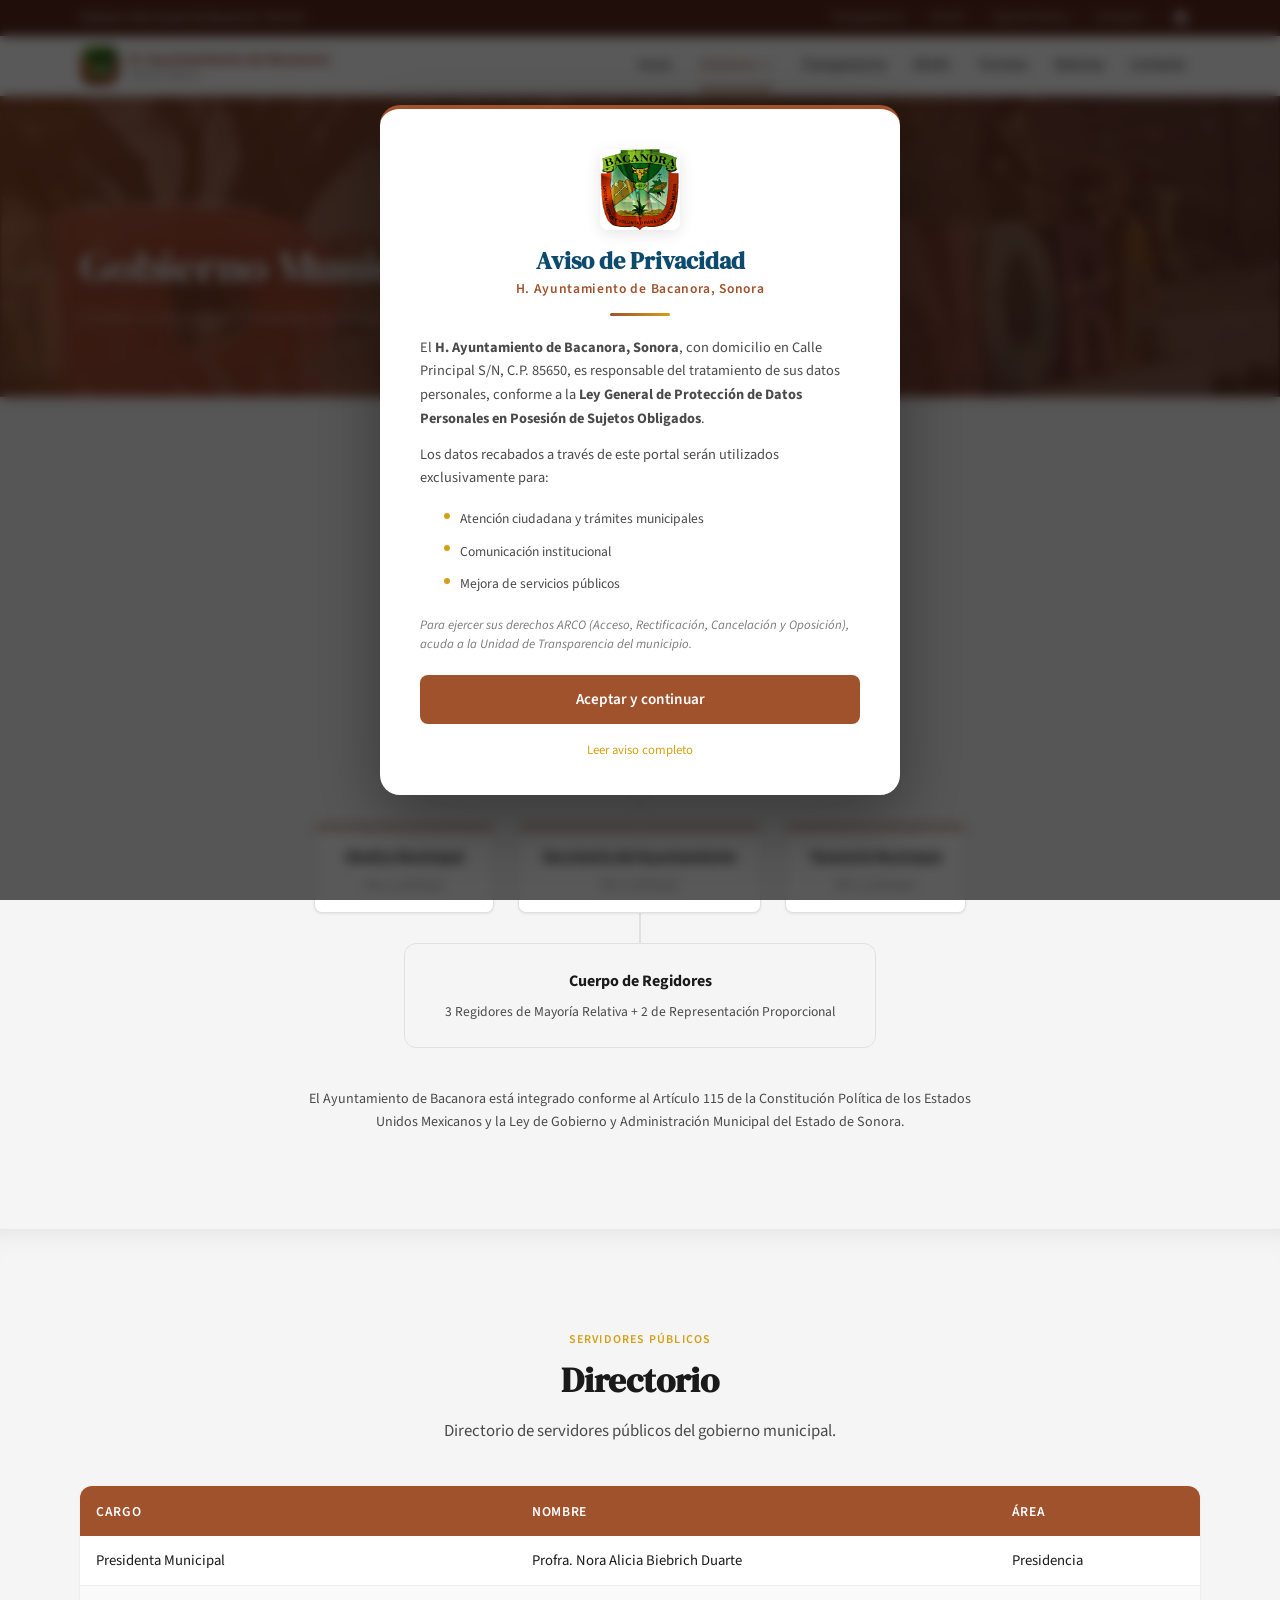
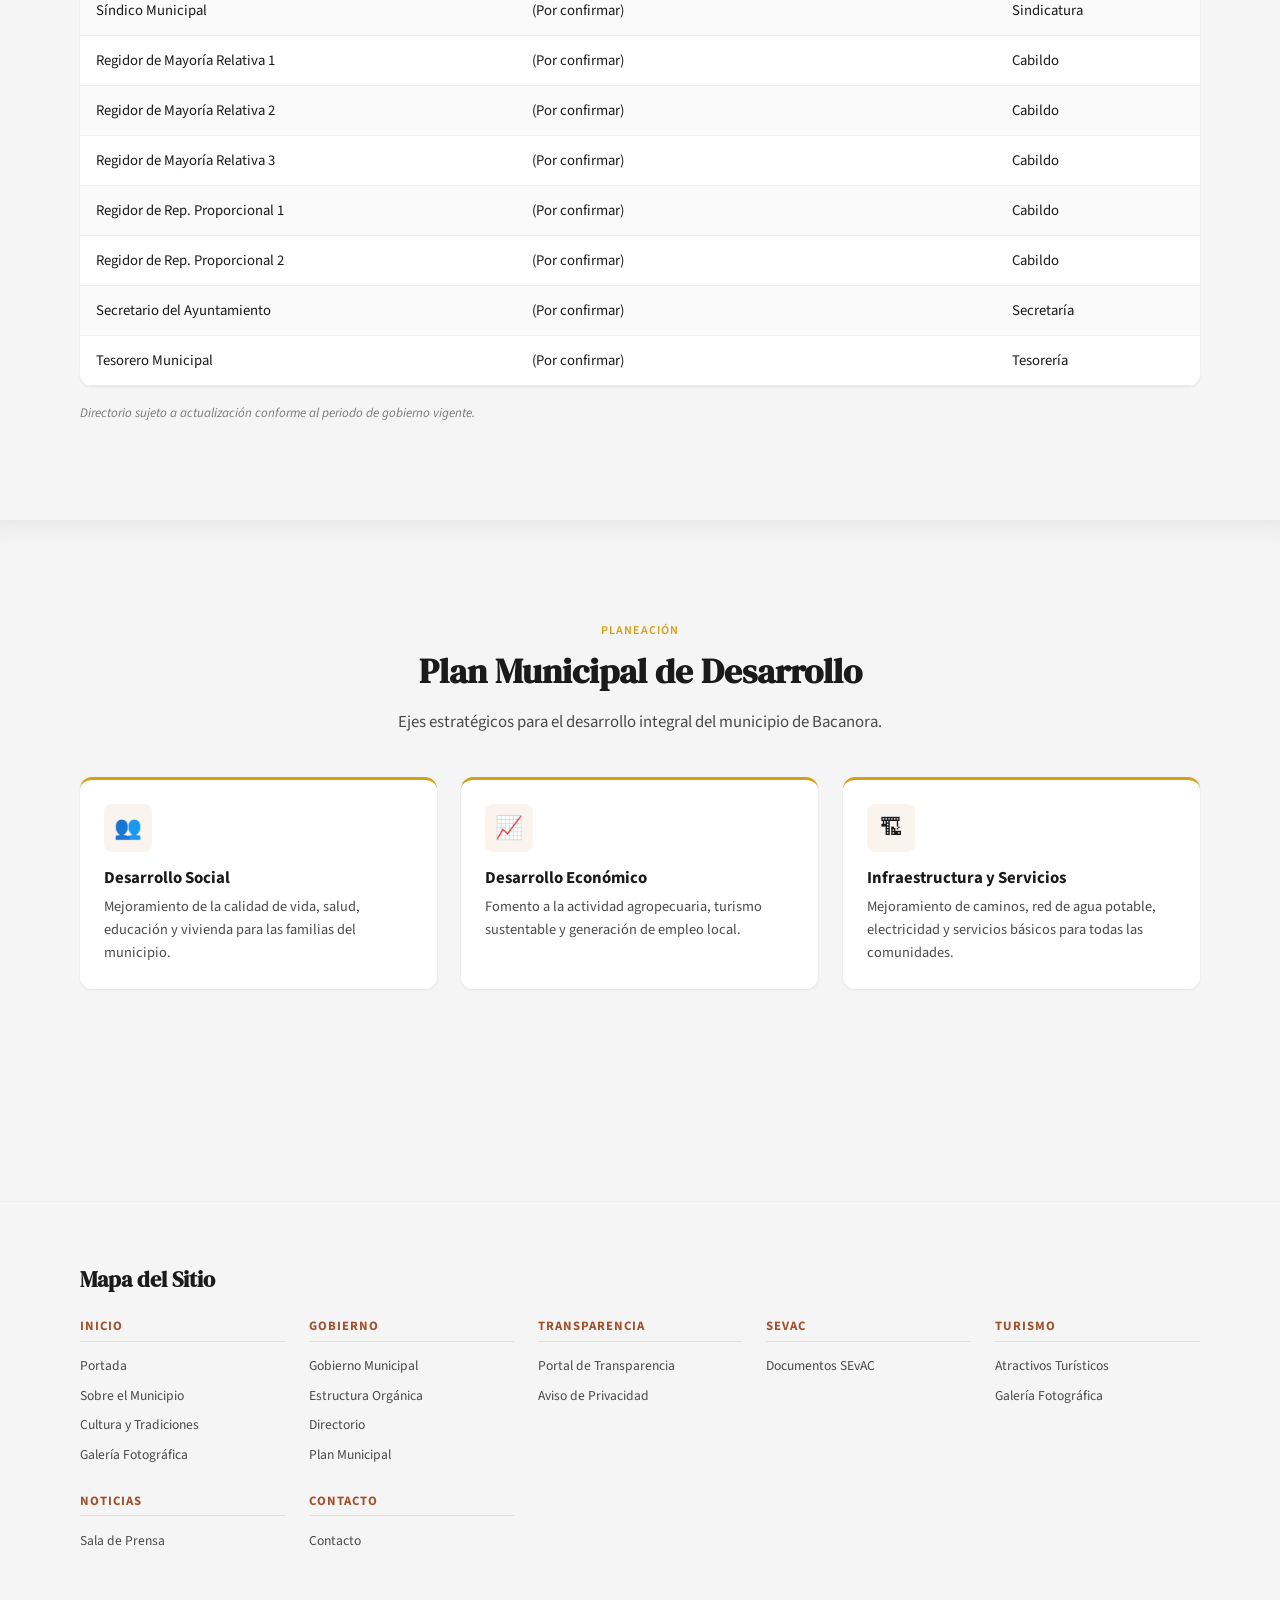
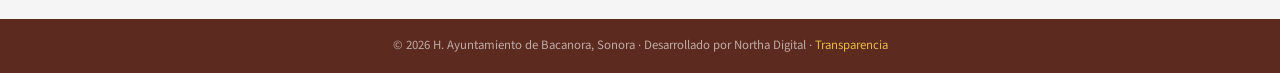
<file: gobierno.html>
<!DOCTYPE html>
<html lang="es">
<head>
  <meta charset="UTF-8">
  <meta name="viewport" content="width=device-width, initial-scale=1.0">
  <meta name="theme-color" content="#A0522D">
  <meta name="apple-mobile-web-app-status-bar-style" content="#A0522D">
  <meta name="msapplication-navbutton-color" content="#A0522D">
  <meta name="color-scheme" content="only light">
  <meta name="supported-color-schemes" content="light only">
  <style>
    :root { color-scheme: only light !important; }
    html, body { background-color: #F5F5F5 !important; }
  </style>
  <title>Gobierno Municipal | H. Ayuntamiento de Bacanora</title>
  <meta name="description" content="Estructura orgánica, directorio de servidores públicos y plan municipal de desarrollo del gobierno de Bacanora, Sonora.">
  <meta name="keywords" content="gobierno municipal, organigrama, directorio, plan desarrollo, Bacanora, Sonora">
  <meta property="og:title" content="Gobierno Municipal | H. Ayuntamiento de Bacanora">
  <meta property="og:description" content="Estructura orgánica, directorio de servidores públicos y plan municipal de desarrollo del gobierno de Bacanora, Sonora.">
  <meta property="og:type" content="website">
  <meta property="og:locale" content="es_MX">
  <link rel="icon" href="data:image/svg+xml,<svg xmlns='http://www.w3.org/2000/svg' viewBox='0 0 100 100'><text y='.9em' font-size='90'>🏛️</text></svg>">
  <link rel="preconnect" href="https://fonts.googleapis.com">
  <link rel="preconnect" href="https://fonts.gstatic.com" crossorigin>
  <link href="https://fonts.googleapis.com/css2?family=DM+Serif+Display:ital@0;1&family=Source+Sans+3:wght@300;400;500;600;700&family=Cormorant+Garamond:ital,wght@0,500;0,600;0,700;1,600&display=swap" rel="stylesheet">
  <link rel="stylesheet" href="css/globals.css">
  <link rel="stylesheet" href="css/nav-footer.css">
  <link rel="stylesheet" href="css/gobierno.css">
  <script src="js/main.js" defer></script>
</head>
<body>

  <!-- Skip link -->
  <a href="#main-content" class="skip-link">Ir al contenido principal</a>

  <!-- === TOPBAR === -->
  <div class="topbar">
    <div class="container">
      <span class="topbar__left">Gobierno Municipal de Bacanora, Sonora</span>
      <nav class="topbar__right" aria-label="Enlaces rápidos">
        <a href="transparencia.html" class="topbar__link">Transparencia</a>
        <span class="topbar__sep">|</span>
        <a href="sevac.html" class="topbar__link">SEvAC</a>
        <span class="topbar__sep">|</span>
        <a href="noticias.html" class="topbar__link">Sala de Prensa</a>
        <span class="topbar__sep">|</span>
        <a href="index.html#contacto" class="topbar__link">Contacto</a>
        <span class="topbar__sep">|</span>
        <a href="https://www.facebook.com/profile.php?id=100073040122918" target="_blank" class="topbar__link topbar__facebook" aria-label="Facebook">
          <svg width="16" height="16" viewBox="0 0 24 24" fill="currentColor"><path d="M24 12.073c0-6.627-5.373-12-12-12s-12 5.373-12 12c0 5.99 4.388 10.954 10.125 11.854v-8.385H7.078v-3.47h3.047V9.43c0-3.007 1.792-4.669 4.533-4.669 1.312 0 2.686.235 2.686.235v2.953H15.83c-1.491 0-1.956.925-1.956 1.874v2.25h3.328l-.532 3.47h-2.796v8.385C19.612 23.027 24 18.062 24 12.073z"/></svg>
        </a>
      </nav>
    </div>
  </div>

  <!-- === NAVBAR === -->
  <nav class="navbar" role="navigation" aria-label="Navegación principal">
    <div class="container">
      <a href="index.html" class="navbar__brand">
        <img src="assets/images/escudo-bacanora.png" alt="Escudo de Bacanora" class="nav__escudo">
        <span class="navbar__brand-text">H. Ayuntamiento de Bacanora<small>Sonora, México</small></span>
      </a>

      <ul class="navbar__menu">
        <li><a href="index.html" class="navbar__link">Inicio</a></li>
        <li class="navbar__dropdown">
          <a href="gobierno.html" class="navbar__link navbar__dropdown-toggle">
            Gobierno
            <svg viewBox="0 0 12 12" aria-hidden="true"><path d="M2 4l4 4 4-4"/></svg>
          </a>
          <div class="navbar__dropdown-menu">
            <a href="gobierno.html#estructura" class="navbar__dropdown-item">Estructura Orgánica</a>
            <a href="gobierno.html#directorio" class="navbar__dropdown-item">Directorio</a>
            <a href="gobierno.html#plan" class="navbar__dropdown-item">Plan Municipal</a>
          </div>
        </li>
        <li><a href="transparencia.html" class="navbar__link">Transparencia</a></li>
        <li><a href="sevac.html" class="navbar__link">SEvAC</a></li>
        <li><a href="index.html#turismo" class="navbar__link">Turismo</a></li>
        <li><a href="noticias.html" class="navbar__link">Noticias</a></li>
        <li><a href="index.html#contacto" class="navbar__link">Contacto</a></li>
      </ul>

      <button class="navbar__hamburger" aria-label="Abrir menú de navegación" aria-expanded="false" aria-controls="mobile-menu">
        <span class="navbar__hamburger-line"></span>
        <span class="navbar__hamburger-line"></span>
        <span class="navbar__hamburger-line"></span>
      </button>
    </div>
  </nav>
  <div class="navbar-spacer"></div>

  <!-- === MENÚ MÓVIL === -->
  <div class="mobile-menu" id="mobile-menu">
    <div class="mobile-menu__overlay"></div>
    <div class="mobile-menu__panel">
      <div class="mobile-menu__header">
        <span class="mobile-menu__brand">Menú</span>
        <button class="mobile-menu__close" aria-label="Cerrar menú">&times;</button>
      </div>
      <nav class="mobile-menu__nav" aria-label="Navegación móvil">
        <a href="index.html" class="mobile-menu__link">Inicio</a>
        <button class="mobile-menu__link mobile-menu__submenu-toggle" aria-expanded="false">
          Gobierno
          <svg viewBox="0 0 12 12" aria-hidden="true"><path d="M2 4l4 4 4-4" fill="none" stroke="currentColor" stroke-width="2"/></svg>
        </button>
        <div class="mobile-menu__submenu">
          <a href="gobierno.html#estructura" class="mobile-menu__submenu-link">Estructura Orgánica</a>
          <a href="gobierno.html#directorio" class="mobile-menu__submenu-link">Directorio</a>
          <a href="gobierno.html#plan" class="mobile-menu__submenu-link">Plan Municipal</a>
        </div>
        <a href="transparencia.html" class="mobile-menu__link">Transparencia</a>
        <a href="sevac.html" class="mobile-menu__link">SEvAC</a>
        <a href="index.html#turismo" class="mobile-menu__link">Turismo</a>
        <a href="noticias.html" class="mobile-menu__link">Noticias</a>
        <a href="index.html#contacto" class="mobile-menu__link">Contacto</a>
      </nav>
    </div>
  </div>

  <!-- === CONTENIDO PRINCIPAL === -->
  <main id="main-content">

    <!-- Hero -->
    <section class="page-hero page-hero--gobierno">
      <div class="container">
        <nav class="page-hero__breadcrumb" aria-label="Ruta de navegación">
          <a href="index.html">Inicio</a>
          <span>/</span>
          <span>Gobierno Municipal</span>
        </nav>
        <h1 class="page-hero__title">Gobierno Municipal</h1>
        <p class="page-hero__subtitle">Conoce la estructura y el equipo de trabajo al servicio de Bacanora.</p>
      </div>
    </section>

    <!-- === ESTRUCTURA ORGÁNICA === -->
    <section class="section organigrama" id="estructura">
      <div class="container">
        <div class="section__header section__header--center" data-reveal="fade">
          <span class="section__tag">Organización</span>
          <h2 class="section__title">Estructura Orgánica</h2>
          <p class="section__subtitle">Organigrama del H. Ayuntamiento de Bacanora, Sonora.</p>
        </div>

        <div class="organigrama__chart" data-reveal>
          <!-- Nivel 1: Presidenta -->
          <div class="organigrama__node organigrama__node--presidente">
            <div class="organigrama__node-title">Presidenta Municipal</div>
            <div class="organigrama__node-name">Profra. Nora Alicia Biebrich Duarte</div>
            <div class="organigrama__node-period" style="font-size:0.78rem; opacity:0.85; margin-top:0.25rem;">Administración 2024–2027</div>
          </div>

          <div class="organigrama__connector"></div>

          <!-- Nivel 2: Síndico, Secretaría, Tesorería -->
          <div class="organigrama__level organigrama__level--connected organigrama__level--3col">
            <div class="organigrama__node">
              <div class="organigrama__node-title">Síndico Municipal</div>
              <div class="organigrama__node-name">(Por confirmar)</div>
            </div>
            <div class="organigrama__node">
              <div class="organigrama__node-title">Secretaría del Ayuntamiento</div>
              <div class="organigrama__node-name">(Por confirmar)</div>
            </div>
            <div class="organigrama__node">
              <div class="organigrama__node-title">Tesorería Municipal</div>
              <div class="organigrama__node-name">(Por confirmar)</div>
            </div>
          </div>

          <div class="organigrama__connector"></div>

          <!-- Regidores -->
          <div class="organigrama__regidores">
            <div class="organigrama__regidores-title">Cuerpo de Regidores</div>
            <div class="organigrama__regidores-text">3 Regidores de Mayoría Relativa + 2 de Representación Proporcional</div>
          </div>
        </div>

        <p class="organigrama__nota" data-reveal>
          El Ayuntamiento de Bacanora está integrado conforme al Artículo 115 de la Constitución Política de los Estados Unidos
          Mexicanos y la Ley de Gobierno y Administración Municipal del Estado de Sonora.
        </p>
      </div>
    </section>

    <!-- === DIRECTORIO === -->
    <section class="section" id="directorio" style="background-color: var(--gob-bg);">
      <div class="container">
        <div class="section__header section__header--center" data-reveal="fade">
          <span class="section__tag">Servidores Públicos</span>
          <h2 class="section__title">Directorio</h2>
          <p class="section__subtitle">Directorio de servidores públicos del gobierno municipal.</p>
        </div>

        <div class="directorio__table-wrapper" data-reveal>
          <table class="directorio__table">
            <thead>
              <tr>
                <th scope="col">Cargo</th>
                <th scope="col">Nombre</th>
                <th scope="col">Área</th>
              </tr>
            </thead>
            <tbody>
              <tr>
                <td data-label="Cargo">Presidenta Municipal</td>
                <td data-label="Nombre">Profra. Nora Alicia Biebrich Duarte</td>
                <td data-label="Área">Presidencia</td>
              </tr>
              <tr>
                <td data-label="Cargo">Síndico Municipal</td>
                <td data-label="Nombre">(Por confirmar)</td>
                <td data-label="Área">Sindicatura</td>
              </tr>
              <tr>
                <td data-label="Cargo">Regidor de Mayoría Relativa 1</td>
                <td data-label="Nombre">(Por confirmar)</td>
                <td data-label="Área">Cabildo</td>
              </tr>
              <tr>
                <td data-label="Cargo">Regidor de Mayoría Relativa 2</td>
                <td data-label="Nombre">(Por confirmar)</td>
                <td data-label="Área">Cabildo</td>
              </tr>
              <tr>
                <td data-label="Cargo">Regidor de Mayoría Relativa 3</td>
                <td data-label="Nombre">(Por confirmar)</td>
                <td data-label="Área">Cabildo</td>
              </tr>
              <tr>
                <td data-label="Cargo">Regidor de Rep. Proporcional 1</td>
                <td data-label="Nombre">(Por confirmar)</td>
                <td data-label="Área">Cabildo</td>
              </tr>
              <tr>
                <td data-label="Cargo">Regidor de Rep. Proporcional 2</td>
                <td data-label="Nombre">(Por confirmar)</td>
                <td data-label="Área">Cabildo</td>
              </tr>
              <tr>
                <td data-label="Cargo">Secretario del Ayuntamiento</td>
                <td data-label="Nombre">(Por confirmar)</td>
                <td data-label="Área">Secretaría</td>
              </tr>
              <tr>
                <td data-label="Cargo">Tesorero Municipal</td>
                <td data-label="Nombre">(Por confirmar)</td>
                <td data-label="Área">Tesorería</td>
              </tr>
            </tbody>
          </table>
        </div>
        <p class="directorio__nota" data-reveal>Directorio sujeto a actualización conforme al periodo de gobierno vigente.</p>
      </div>
    </section>

    <!-- === PLAN MUNICIPAL DE DESARROLLO === -->
    <section class="section" id="plan">
      <div class="container">
        <div class="section__header section__header--center" data-reveal="fade">
          <span class="section__tag">Planeación</span>
          <h2 class="section__title">Plan Municipal de Desarrollo</h2>
          <p class="section__subtitle">Ejes estratégicos para el desarrollo integral del municipio de Bacanora.</p>
        </div>

        <div class="plan-grid">
          <div class="plan-card" data-reveal>
            <div class="plan-card__icon" aria-hidden="true">&#x1F465;</div>
            <h3 class="plan-card__title">Desarrollo Social</h3>
            <p class="plan-card__text">
              Mejoramiento de la calidad de vida, salud, educación y vivienda para las familias del municipio.
            </p>
          </div>

          <div class="plan-card" data-reveal>
            <div class="plan-card__icon" aria-hidden="true">&#x1F4C8;</div>
            <h3 class="plan-card__title">Desarrollo Económico</h3>
            <p class="plan-card__text">
              Fomento a la actividad agropecuaria, turismo sustentable y generación de empleo local.
            </p>
          </div>

          <div class="plan-card" data-reveal>
            <div class="plan-card__icon" aria-hidden="true">&#x1F3D7;</div>
            <h3 class="plan-card__title">Infraestructura y Servicios</h3>
            <p class="plan-card__text">
              Mejoramiento de caminos, red de agua potable, electricidad y servicios básicos para todas las comunidades.
            </p>
          </div>
        </div>

        <div class="plan__nota" data-reveal>
          El Plan Municipal de Desarrollo establece los objetivos, estrategias y líneas de acción del gobierno de Bacanora
          para el periodo constitucional vigente. Documento en proceso de elaboración y consulta pública.
        </div>
      </div>
    </section>

  </main>

  <!-- === MAPA DEL SITIO === -->
  <section class="sitemap" id="mapa-sitio" aria-labelledby="sitemap-title">
    <div class="container">
      <h2 class="sitemap__title" id="sitemap-title">Mapa del Sitio</h2>
      <div class="sitemap__grid">
        <div class="sitemap__col">
          <h3 class="sitemap__col-title">Inicio</h3>
          <a href="index.html" class="sitemap__link">Portada</a>
          <a href="index.html#municipio" class="sitemap__link">Sobre el Municipio</a>
          <a href="index.html#cultura" class="sitemap__link">Cultura y Tradiciones</a>
          <a href="index.html#galeria" class="sitemap__link">Galería Fotográfica</a>
        </div>
        <div class="sitemap__col">
          <h3 class="sitemap__col-title">Gobierno</h3>
          <a href="gobierno.html" class="sitemap__link">Gobierno Municipal</a>
          <a href="gobierno.html#estructura" class="sitemap__link">Estructura Orgánica</a>
          <a href="gobierno.html#directorio" class="sitemap__link">Directorio</a>
          <a href="gobierno.html#plan" class="sitemap__link">Plan Municipal</a>
        </div>
<div class="sitemap__col">
          <h3 class="sitemap__col-title">Transparencia</h3>
          <a href="transparencia.html" class="sitemap__link">Portal de Transparencia</a>
          <a href="transparencia.html#aviso-privacidad" class="sitemap__link">Aviso de Privacidad</a>
        </div>
        <div class="sitemap__col">
          <h3 class="sitemap__col-title">SEvAC</h3>
          <a href="sevac.html" class="sitemap__link">Documentos SEvAC</a>
        </div>
        <div class="sitemap__col">
          <h3 class="sitemap__col-title">Turismo</h3>
          <a href="index.html#turismo" class="sitemap__link">Atractivos Turísticos</a>
          <a href="index.html#galeria" class="sitemap__link">Galería Fotográfica</a>
        </div>
        <div class="sitemap__col">
          <h3 class="sitemap__col-title">Noticias</h3>
          <a href="noticias.html" class="sitemap__link">Sala de Prensa</a>
        </div>
        <div class="sitemap__col">
          <h3 class="sitemap__col-title">Contacto</h3>
          <a href="index.html#contacto" class="sitemap__link">Contacto</a>
        </div>
      </div>
    </div>
  </section>

  <!-- === FOOTER === -->
  <footer style="background:#5C2A1E; text-align:center; padding:1rem; font-size:0.8rem; color:rgba(255,255,255,0.6);">
    &copy; 2026 H. Ayuntamiento de Bacanora, Sonora &middot; Desarrollado por Northa Digital &middot;
    <a href="https://transparencia.sonora.gob.mx/informacion-publica/organismos/9/municipios/1102/bacanora" target="_blank" rel="noopener noreferrer" style="color:#E5B947; text-decoration:none;">Transparencia</a>
  </footer>

  <!-- === AVISO DE PRIVACIDAD === -->
  <div id="privacyOverlay" class="privacy-overlay">
    <div class="privacy-popup">
      <img src="assets/images/escudo-bacanora.png" alt="Escudo de Bacanora" class="privacy-popup__escudo">
      <h3 class="privacy-popup__title">Aviso de Privacidad</h3>
      <h4 class="privacy-popup__subtitle">H. Ayuntamiento de Bacanora, Sonora</h4>
      <div class="privacy-popup__divider"></div>
      <p class="privacy-popup__text">
        El <strong>H. Ayuntamiento de Bacanora, Sonora</strong>, con domicilio en Calle Principal S/N,
        C.P. 85650, es responsable del tratamiento de sus datos personales, conforme a la
        <strong>Ley General de Protección de Datos Personales en Posesión de Sujetos Obligados</strong>.
      </p>
      <p class="privacy-popup__text">
        Los datos recabados a través de este portal serán utilizados exclusivamente para:
      </p>
      <ul class="privacy-popup__list">
        <li>Atención ciudadana y trámites municipales</li>
        <li>Comunicación institucional</li>
        <li>Mejora de servicios públicos</li>
      </ul>
      <p class="privacy-popup__arco">
        Para ejercer sus derechos ARCO (Acceso, Rectificación, Cancelación y Oposición),
        acuda a la Unidad de Transparencia del municipio.
      </p>
      <button id="acceptPrivacy" class="privacy-popup__btn">Aceptar y continuar</button>
      <a href="transparencia.html#aviso-privacidad" class="privacy-popup__link">Leer aviso completo</a>
    </div>
  </div>

</body>
</html>
</file>
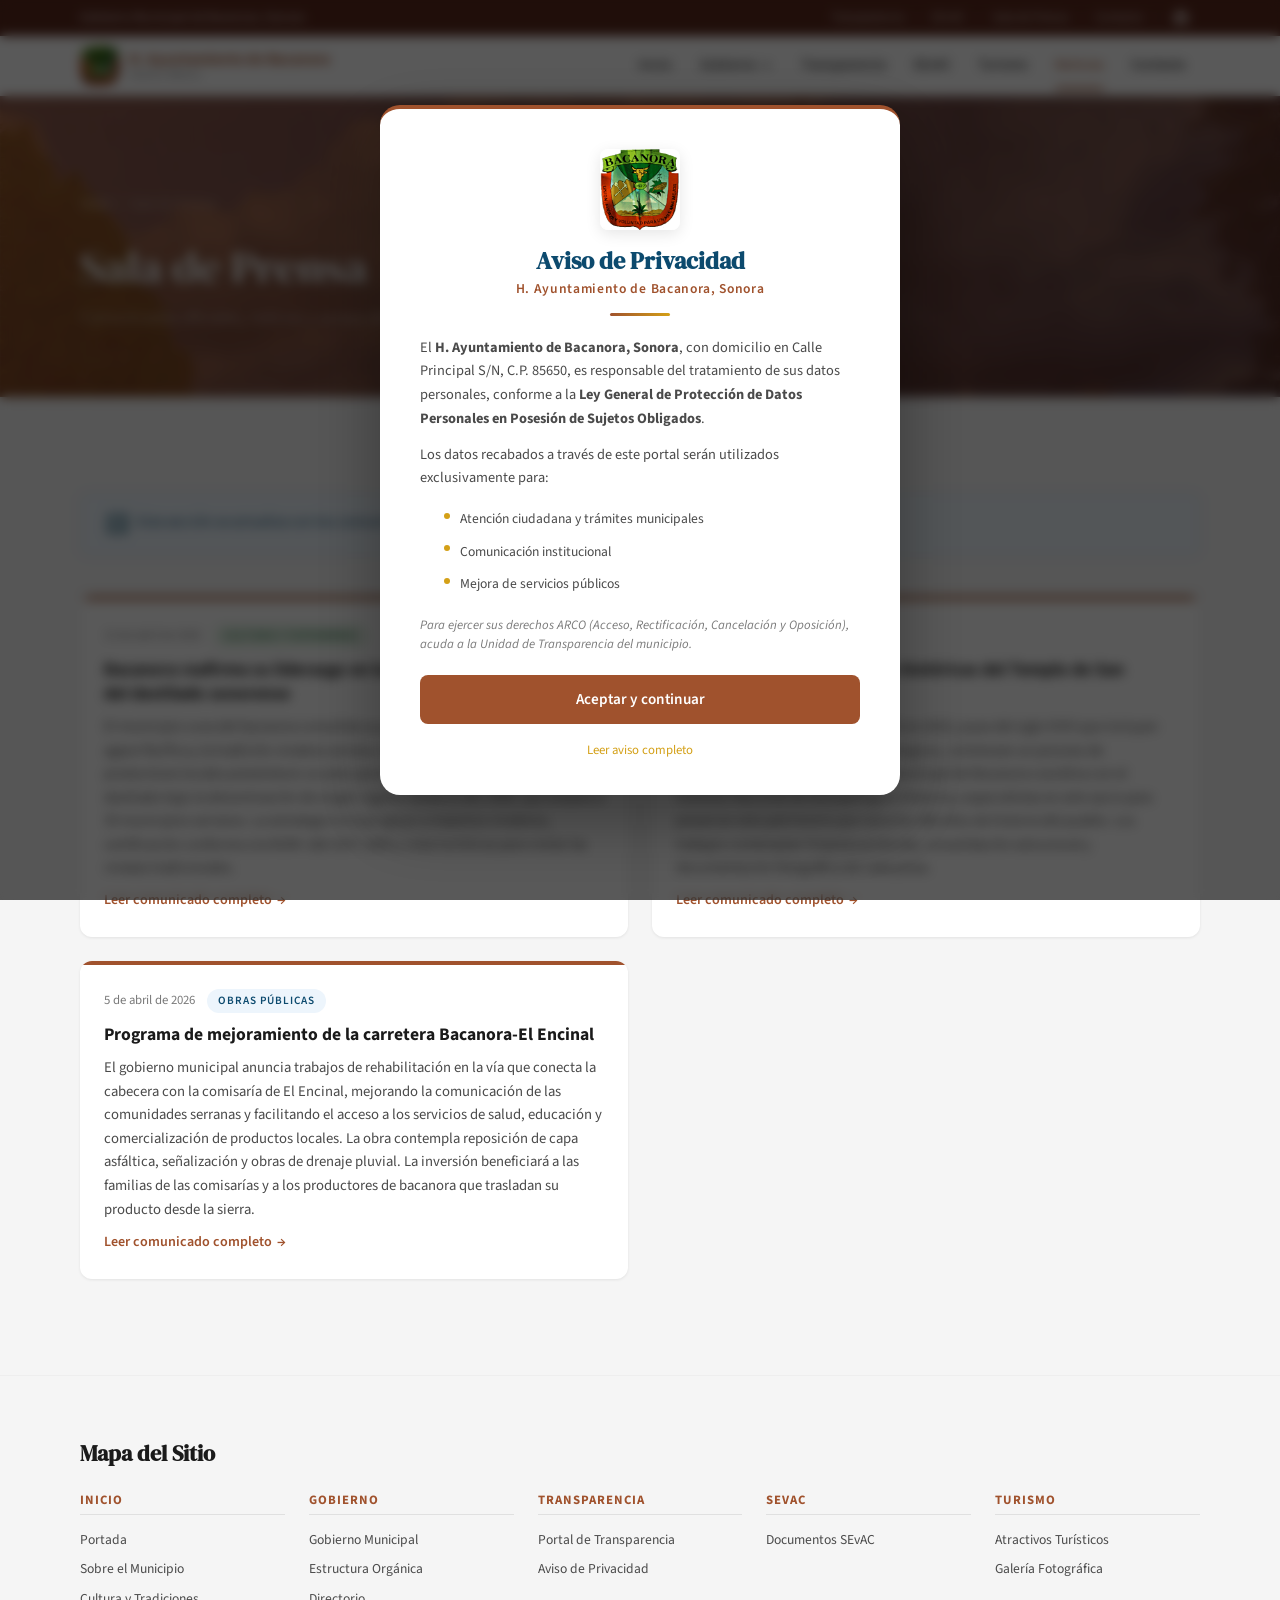
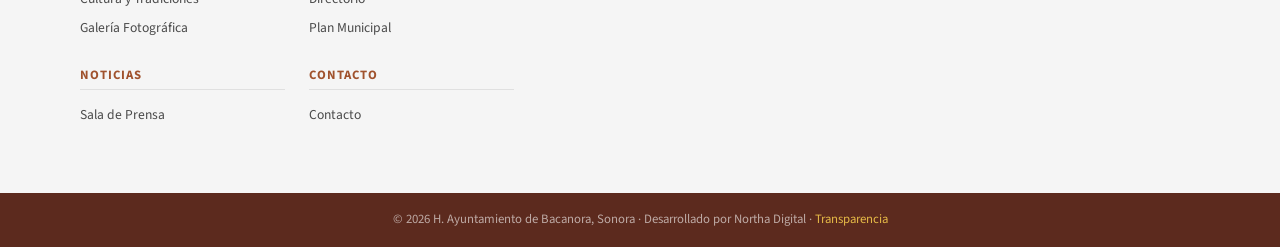
<file: noticias.html>
<!DOCTYPE html>
<html lang="es">
<head>
  <meta charset="UTF-8">
  <meta name="viewport" content="width=device-width, initial-scale=1.0">
  <meta name="theme-color" content="#A0522D">
  <meta name="apple-mobile-web-app-status-bar-style" content="#A0522D">
  <meta name="msapplication-navbutton-color" content="#A0522D">
  <meta name="color-scheme" content="only light">
  <meta name="supported-color-schemes" content="light only">
  <style>
    :root { color-scheme: only light !important; }
    html, body { background-color: #F5F5F5 !important; }
  </style>
  <title>Sala de Prensa | H. Ayuntamiento de Bacanora</title>
  <meta name="description" content="Noticias, comunicados de prensa y avisos del gobierno municipal de Bacanora, Sonora.">
  <meta name="keywords" content="noticias, comunicados, sala de prensa, gobierno, Bacanora, Sonora">
  <meta property="og:title" content="Sala de Prensa | H. Ayuntamiento de Bacanora">
  <meta property="og:description" content="Noticias, comunicados de prensa y avisos del gobierno municipal de Bacanora, Sonora.">
  <meta property="og:type" content="website">
  <meta property="og:locale" content="es_MX">
  <link rel="icon" href="data:image/svg+xml,<svg xmlns='http://www.w3.org/2000/svg' viewBox='0 0 100 100'><text y='.9em' font-size='90'>🏛️</text></svg>">
  <link rel="preconnect" href="https://fonts.googleapis.com">
  <link rel="preconnect" href="https://fonts.gstatic.com" crossorigin>
  <link href="https://fonts.googleapis.com/css2?family=DM+Serif+Display:ital@0;1&family=Source+Sans+3:wght@300;400;500;600;700&family=Cormorant+Garamond:ital,wght@0,500;0,600;0,700;1,600&display=swap" rel="stylesheet">
  <link rel="stylesheet" href="css/globals.css">
  <link rel="stylesheet" href="css/nav-footer.css">
  <link rel="stylesheet" href="css/noticias.css">
  <script src="js/main.js" defer></script>
</head>
<body>

  <!-- Skip link -->
  <a href="#main-content" class="skip-link">Ir al contenido principal</a>

  <!-- === TOPBAR === -->
  <div class="topbar">
    <div class="container">
      <span class="topbar__left">Gobierno Municipal de Bacanora, Sonora</span>
      <nav class="topbar__right" aria-label="Enlaces rápidos">
        <a href="transparencia.html" class="topbar__link">Transparencia</a>
        <span class="topbar__sep">|</span>
        <a href="sevac.html" class="topbar__link">SEvAC</a>
        <span class="topbar__sep">|</span>
        <a href="noticias.html" class="topbar__link">Sala de Prensa</a>
        <span class="topbar__sep">|</span>
        <a href="index.html#contacto" class="topbar__link">Contacto</a>
        <span class="topbar__sep">|</span>
        <a href="https://www.facebook.com/" target="_blank" class="topbar__link topbar__facebook" aria-label="Facebook">
          <svg width="16" height="16" viewBox="0 0 24 24" fill="currentColor"><path d="M24 12.073c0-6.627-5.373-12-12-12s-12 5.373-12 12c0 5.99 4.388 10.954 10.125 11.854v-8.385H7.078v-3.47h3.047V9.43c0-3.007 1.792-4.669 4.533-4.669 1.312 0 2.686.235 2.686.235v2.953H15.83c-1.491 0-1.956.925-1.956 1.874v2.25h3.328l-.532 3.47h-2.796v8.385C19.612 23.027 24 18.062 24 12.073z"/></svg>
        </a>
      </nav>
    </div>
  </div>

  <!-- === NAVBAR === -->
  <nav class="navbar" role="navigation" aria-label="Navegación principal">
    <div class="container">
      <a href="index.html" class="navbar__brand">
        <img src="assets/images/escudo-bacanora.png" alt="Escudo de Bacanora" class="nav__escudo">
        <span class="navbar__brand-text">H. Ayuntamiento de Bacanora<small>Sonora, México</small></span>
      </a>

      <ul class="navbar__menu">
        <li><a href="index.html" class="navbar__link">Inicio</a></li>
        <li class="navbar__dropdown">
          <a href="gobierno.html" class="navbar__link navbar__dropdown-toggle">
            Gobierno
            <svg viewBox="0 0 12 12" aria-hidden="true"><path d="M2 4l4 4 4-4"/></svg>
          </a>
          <div class="navbar__dropdown-menu">
            <a href="gobierno.html#estructura" class="navbar__dropdown-item">Estructura Orgánica</a>
            <a href="gobierno.html#directorio" class="navbar__dropdown-item">Directorio</a>
            <a href="gobierno.html#plan" class="navbar__dropdown-item">Plan Municipal</a>
          </div>
        </li>
        <li><a href="transparencia.html" class="navbar__link">Transparencia</a></li>
        <li><a href="sevac.html" class="navbar__link">SEvAC</a></li>
        <li><a href="index.html#turismo" class="navbar__link">Turismo</a></li>
        <li><a href="noticias.html" class="navbar__link navbar__link--active">Noticias</a></li>
        <li><a href="index.html#contacto" class="navbar__link">Contacto</a></li>
      </ul>

      <button class="navbar__hamburger" aria-label="Abrir menú de navegación" aria-expanded="false" aria-controls="mobile-menu">
        <span class="navbar__hamburger-line"></span>
        <span class="navbar__hamburger-line"></span>
        <span class="navbar__hamburger-line"></span>
      </button>
    </div>
  </nav>
  <div class="navbar-spacer"></div>

  <!-- === MENÚ MÓVIL === -->
  <div class="mobile-menu" id="mobile-menu">
    <div class="mobile-menu__overlay"></div>
    <div class="mobile-menu__panel">
      <div class="mobile-menu__header">
        <span class="mobile-menu__brand">Menú</span>
        <button class="mobile-menu__close" aria-label="Cerrar menú">&times;</button>
      </div>
      <nav class="mobile-menu__nav" aria-label="Navegación móvil">
        <a href="index.html" class="mobile-menu__link">Inicio</a>
        <button class="mobile-menu__link mobile-menu__submenu-toggle" aria-expanded="false">
          Gobierno
          <svg viewBox="0 0 12 12" aria-hidden="true"><path d="M2 4l4 4 4-4" fill="none" stroke="currentColor" stroke-width="2"/></svg>
        </button>
        <div class="mobile-menu__submenu">
          <a href="gobierno.html#estructura" class="mobile-menu__submenu-link">Estructura Orgánica</a>
          <a href="gobierno.html#directorio" class="mobile-menu__submenu-link">Directorio</a>
          <a href="gobierno.html#plan" class="mobile-menu__submenu-link">Plan Municipal</a>
        </div>
        <a href="transparencia.html" class="mobile-menu__link">Transparencia</a>
        <a href="sevac.html" class="mobile-menu__link">SEvAC</a>
        <a href="index.html#turismo" class="mobile-menu__link">Turismo</a>
        <a href="noticias.html" class="mobile-menu__link mobile-menu__link--active">Noticias</a>
        <a href="index.html#contacto" class="mobile-menu__link">Contacto</a>
      </nav>
    </div>
  </div>

  <!-- === CONTENIDO PRINCIPAL === -->
  <main id="main-content">

    <!-- Hero -->
    <section class="page-hero page-hero--noticias">
      <div class="container">
        <nav class="page-hero__breadcrumb" aria-label="Ruta de navegación">
          <a href="index.html">Inicio</a>
          <span>/</span>
          <span>Sala de Prensa</span>
        </nav>
        <h1 class="page-hero__title">Sala de Prensa</h1>
        <p class="page-hero__subtitle">Comunicados oficiales, noticias y avisos del gobierno municipal.</p>
      </div>
    </section>

    <!-- Noticias -->
    <section class="section">
      <div class="container">

        <!-- Aviso -->
        <div class="noticias-aviso" data-reveal>
          <span class="noticias-aviso__icon" aria-hidden="true">&#8505;&#65039;</span>
          <p class="noticias-aviso__text">
            Esta sección se actualiza con los comunicados oficiales del H. Ayuntamiento de Bacanora.
          </p>
        </div>

        <!-- Grid de noticias -->
        <div class="noticias-grid">

          <!-- Noticia 1 -->
          <article class="noticia-card" data-reveal>
            <div class="noticia-card__bar"></div>
            <div class="noticia-card__body">
              <div class="noticia-card__meta">
                <span class="noticia-card__date">15 de abril de 2026</span>
                <span class="badge badge--online">Cultura y Patrimonio</span>
              </div>
              <h2 class="noticia-card__title">Bacanora reafirma su liderazgo en la denominación de origen del destilado sonorense</h2>
              <p class="noticia-card__excerpt">
                El municipio cuna del bacanora consolida su papel como centro emblemático del agave Pacífica y la
                tradición vinatera serrana. Autoridades municipales junto con productores locales presentaron un plan
                para fortalecer la promoción del destilado bajo la denominación de origen vigente desde el año 2000,
                que ampara a 35 municipios serranos. La estrategia incluye apoyo a maestros vinateros, certificación
                conforme a la NOM-168-SCFI-2005 y rutas turísticas para visitar las vinatas tradicionales.
              </p>
              <a href="#" class="noticia-card__link">Leer comunicado completo <span aria-hidden="true">&rarr;</span></a>
            </div>
          </article>

          <!-- Noticia 2 -->
          <article class="noticia-card" data-reveal>
            <div class="noticia-card__bar"></div>
            <div class="noticia-card__body">
              <div class="noticia-card__meta">
                <span class="noticia-card__date">10 de abril de 2026</span>
                <span class="badge badge--hybrid">Patrimonio</span>
              </div>
              <h2 class="noticia-card__title">Inicia restauración de piezas históricas del Templo de San Ignacio de Loyola</h2>
              <p class="noticia-card__excerpt">
                Las 22 piezas catalogadas por el INAH en 2015, joyas del siglo XVIII que incluyen esculturas,
                vestimentas y objetos litúrgicos, comienzan un proceso de conservación integral. El gobierno municipal
                de Bacanora coordina con el Instituto Nacional de Antropología e Historia y especialistas en arte sacro
                para preservar este patrimonio que narra los 400 años de historia del pueblo. Los trabajos contemplan
                limpieza profunda, consolidación estructural y documentación fotográfica de cada pieza.
              </p>
              <a href="#" class="noticia-card__link">Leer comunicado completo <span aria-hidden="true">&rarr;</span></a>
            </div>
          </article>

          <!-- Noticia 3 -->
          <article class="noticia-card" data-reveal>
            <div class="noticia-card__bar"></div>
            <div class="noticia-card__body">
              <div class="noticia-card__meta">
                <span class="noticia-card__date">5 de abril de 2026</span>
                <span class="badge badge--presencial">Obras Públicas</span>
              </div>
              <h2 class="noticia-card__title">Programa de mejoramiento de la carretera Bacanora-El Encinal</h2>
              <p class="noticia-card__excerpt">
                El gobierno municipal anuncia trabajos de rehabilitación en la vía que conecta la cabecera con la
                comisaría de El Encinal, mejorando la comunicación de las comunidades serranas y facilitando el acceso
                a los servicios de salud, educación y comercialización de productos locales. La obra contempla
                reposición de capa asfáltica, señalización y obras de drenaje pluvial. La inversión beneficiará a
                las familias de las comisarías y a los productores de bacanora que trasladan su producto desde la sierra.
              </p>
              <a href="#" class="noticia-card__link">Leer comunicado completo <span aria-hidden="true">&rarr;</span></a>
            </div>
          </article>

        </div>
      </div>
    </section>

  </main>

  <!-- === MAPA DEL SITIO === -->
  <section class="sitemap" id="mapa-sitio" aria-labelledby="sitemap-title">
    <div class="container">
      <h2 class="sitemap__title" id="sitemap-title">Mapa del Sitio</h2>
      <div class="sitemap__grid">
        <div class="sitemap__col">
          <h3 class="sitemap__col-title">Inicio</h3>
          <a href="index.html" class="sitemap__link">Portada</a>
          <a href="index.html#municipio" class="sitemap__link">Sobre el Municipio</a>
          <a href="index.html#cultura" class="sitemap__link">Cultura y Tradiciones</a>
          <a href="index.html#galeria" class="sitemap__link">Galería Fotográfica</a>
        </div>
        <div class="sitemap__col">
          <h3 class="sitemap__col-title">Gobierno</h3>
          <a href="gobierno.html" class="sitemap__link">Gobierno Municipal</a>
          <a href="gobierno.html#estructura" class="sitemap__link">Estructura Orgánica</a>
          <a href="gobierno.html#directorio" class="sitemap__link">Directorio</a>
          <a href="gobierno.html#plan" class="sitemap__link">Plan Municipal</a>
        </div>
        <div class="sitemap__col">
          <h3 class="sitemap__col-title">Transparencia</h3>
          <a href="transparencia.html" class="sitemap__link">Portal de Transparencia</a>
          <a href="transparencia.html#aviso-privacidad" class="sitemap__link">Aviso de Privacidad</a>
        </div>
        <div class="sitemap__col">
          <h3 class="sitemap__col-title">SEvAC</h3>
          <a href="sevac.html" class="sitemap__link">Documentos SEvAC</a>
        </div>
        <div class="sitemap__col">
          <h3 class="sitemap__col-title">Turismo</h3>
          <a href="index.html#turismo" class="sitemap__link">Atractivos Turísticos</a>
          <a href="index.html#galeria" class="sitemap__link">Galería Fotográfica</a>
        </div>
        <div class="sitemap__col">
          <h3 class="sitemap__col-title">Noticias</h3>
          <a href="noticias.html" class="sitemap__link">Sala de Prensa</a>
        </div>
        <div class="sitemap__col">
          <h3 class="sitemap__col-title">Contacto</h3>
          <a href="index.html#contacto" class="sitemap__link">Contacto</a>
        </div>
      </div>
    </div>
  </section>

  <!-- === FOOTER === -->
  <footer style="background:#5C2A1E; text-align:center; padding:1rem; font-size:0.8rem; color:rgba(255,255,255,0.6);">
    &copy; 2026 H. Ayuntamiento de Bacanora, Sonora &middot; Desarrollado por Northa Digital &middot;
    <a href="https://transparencia.sonora.gob.mx/informacion-publica/organismos/9/municipios/1102/bacanora" target="_blank" rel="noopener noreferrer" style="color:#E5B947; text-decoration:none;">Transparencia</a>
  </footer>

  <!-- === AVISO DE PRIVACIDAD === -->
  <div id="privacyOverlay" class="privacy-overlay">
    <div class="privacy-popup">
      <img src="assets/images/escudo-bacanora.png" alt="Escudo de Bacanora" class="privacy-popup__escudo">
      <h3 class="privacy-popup__title">Aviso de Privacidad</h3>
      <h4 class="privacy-popup__subtitle">H. Ayuntamiento de Bacanora, Sonora</h4>
      <div class="privacy-popup__divider"></div>
      <p class="privacy-popup__text">
        El <strong>H. Ayuntamiento de Bacanora, Sonora</strong>, con domicilio en Calle Principal S/N,
        C.P. 85650, es responsable del tratamiento de sus datos personales, conforme a la
        <strong>Ley General de Protección de Datos Personales en Posesión de Sujetos Obligados</strong>.
      </p>
      <p class="privacy-popup__text">
        Los datos recabados a través de este portal serán utilizados exclusivamente para:
      </p>
      <ul class="privacy-popup__list">
        <li>Atención ciudadana y trámites municipales</li>
        <li>Comunicación institucional</li>
        <li>Mejora de servicios públicos</li>
      </ul>
      <p class="privacy-popup__arco">
        Para ejercer sus derechos ARCO (Acceso, Rectificación, Cancelación y Oposición),
        acuda a la Unidad de Transparencia del municipio.
      </p>
      <button id="acceptPrivacy" class="privacy-popup__btn">Aceptar y continuar</button>
      <a href="transparencia.html#aviso-privacidad" class="privacy-popup__link">Leer aviso completo</a>
    </div>
  </div>

</body>
</html>
</file>
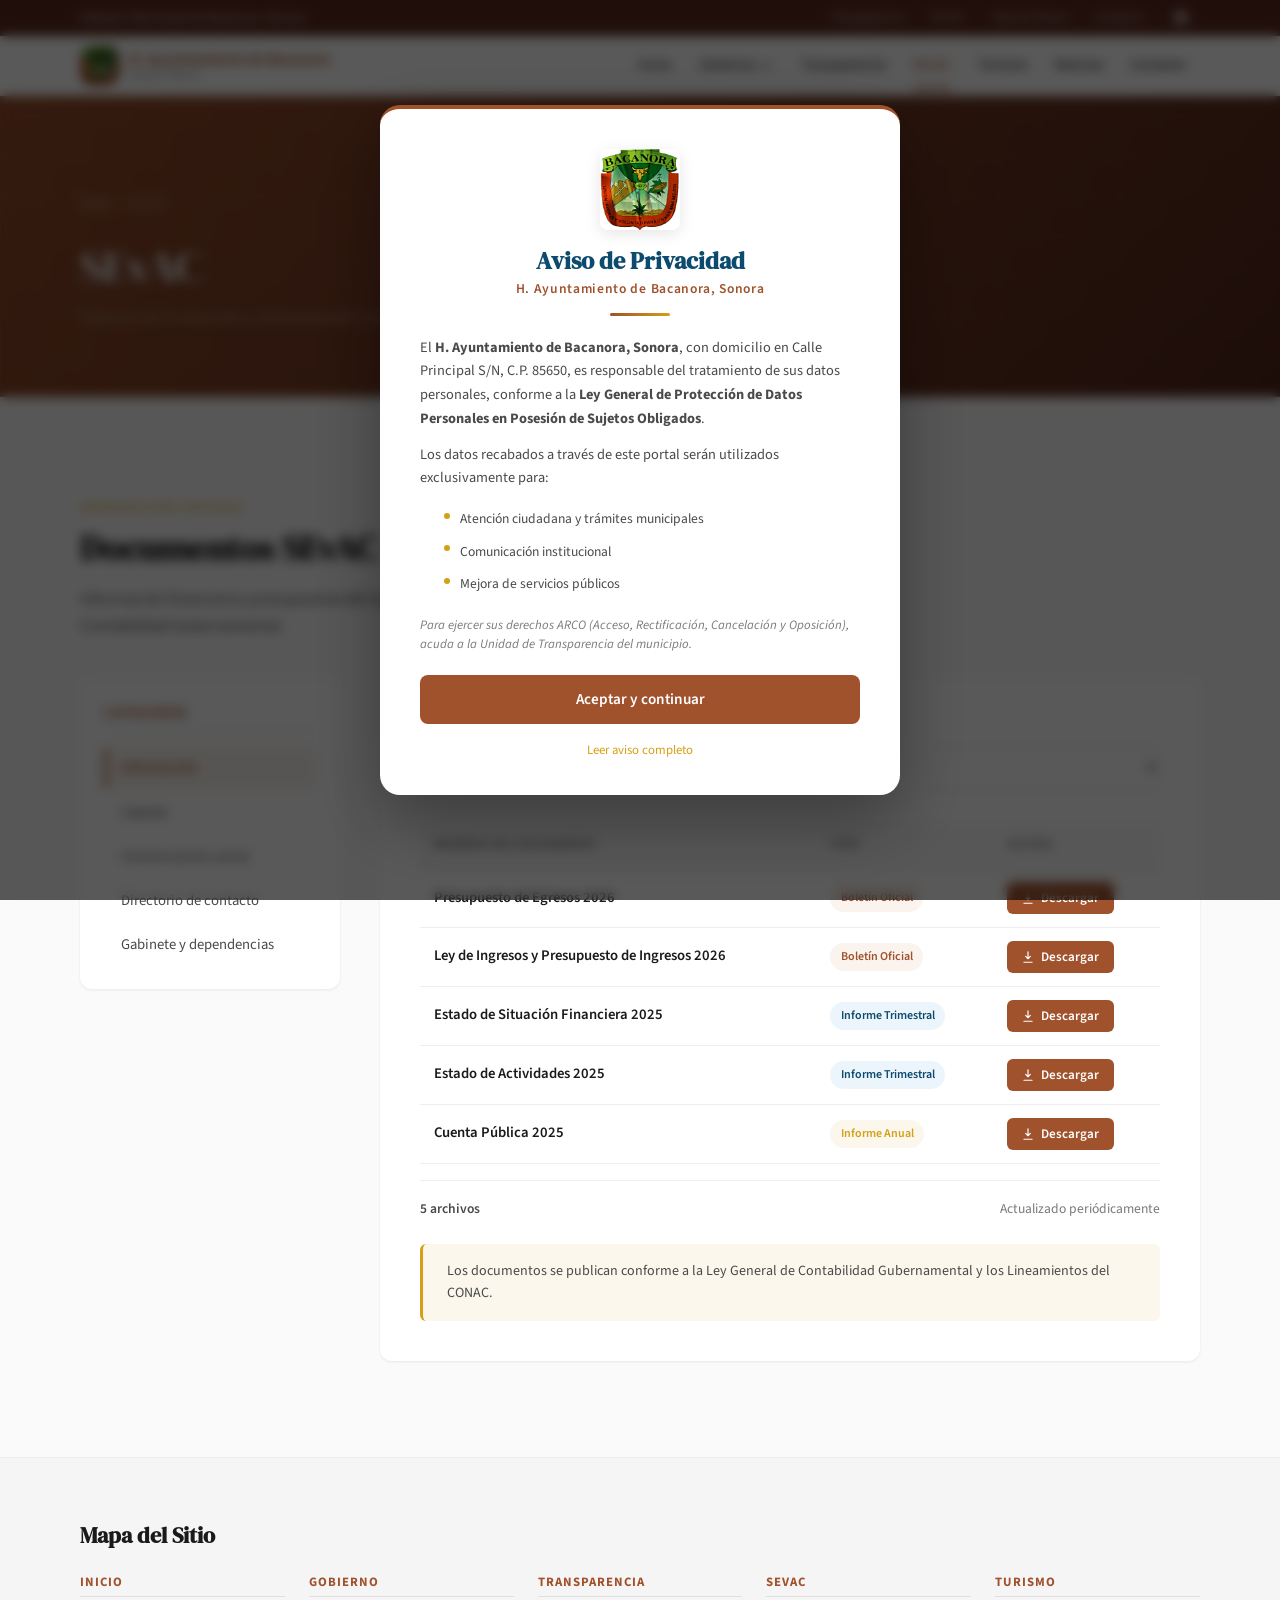
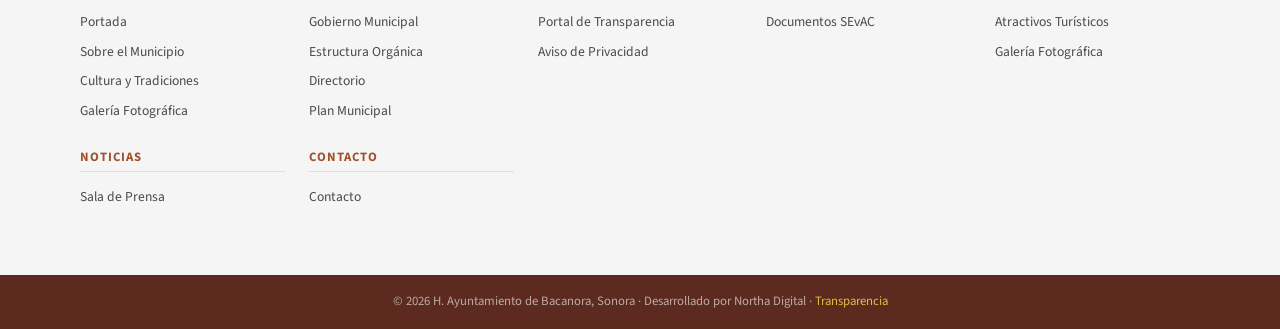
<file: sevac.html>
<!DOCTYPE html>
<html lang="es">
<head>
  <meta charset="UTF-8">
  <meta name="viewport" content="width=device-width, initial-scale=1.0">
  <meta name="theme-color" content="#A0522D">
  <meta name="apple-mobile-web-app-status-bar-style" content="#A0522D">
  <meta name="msapplication-navbutton-color" content="#A0522D">
  <meta name="color-scheme" content="only light">
  <meta name="supported-color-schemes" content="light only">
  <style>
    :root { color-scheme: only light !important; }
    html, body { background-color: #F5F5F5 !important; }
  </style>
  <title>SEvAC | H. Ayuntamiento de Bacanora</title>
  <meta name="description" content="Sistema de Evaluación y Armonización Contable del municipio de Bacanora, Sonora. Documentos de armonización contable y boletines oficiales.">
  <meta name="keywords" content="SEvAC, armonización contable, CONAC, contabilidad gubernamental, Bacanora, Sonora">
  <meta property="og:title" content="SEvAC | H. Ayuntamiento de Bacanora">
  <meta property="og:description" content="Sistema de Evaluación y Armonización Contable del municipio de Bacanora, Sonora.">
  <meta property="og:type" content="website">
  <meta property="og:locale" content="es_MX">
  <link rel="icon" href="data:image/svg+xml,<svg xmlns='http://www.w3.org/2000/svg' viewBox='0 0 100 100'><text y='.9em' font-size='90'>🏛️</text></svg>">
  <link rel="preconnect" href="https://fonts.googleapis.com">
  <link rel="preconnect" href="https://fonts.gstatic.com" crossorigin>
  <link href="https://fonts.googleapis.com/css2?family=DM+Serif+Display:ital@0;1&family=Source+Sans+3:wght@300;400;500;600;700&family=Cormorant+Garamond:ital,wght@0,500;0,600;0,700;1,600&display=swap" rel="stylesheet">
  <link rel="stylesheet" href="css/globals.css">
  <link rel="stylesheet" href="css/nav-footer.css">
  <link rel="stylesheet" href="css/sevac.css">
  <script src="js/main.js" defer></script>
  <script src="js/sevac.js" defer></script>
</head>
<body>

  <!-- Skip link -->
  <a href="#main-content" class="skip-link">Ir al contenido principal</a>

  <!-- === TOPBAR === -->
  <div class="topbar">
    <div class="container">
      <span class="topbar__left">Gobierno Municipal de Bacanora, Sonora</span>
      <nav class="topbar__right" aria-label="Enlaces rápidos">
        <a href="transparencia.html" class="topbar__link">Transparencia</a>
        <span class="topbar__sep">|</span>
        <a href="sevac.html" class="topbar__link">SEvAC</a>
        <span class="topbar__sep">|</span>
        <a href="noticias.html" class="topbar__link">Sala de Prensa</a>
        <span class="topbar__sep">|</span>
        <a href="index.html#contacto" class="topbar__link">Contacto</a>
        <span class="topbar__sep">|</span>
        <a href="https://www.facebook.com/profile.php?id=100073040122918" target="_blank" class="topbar__link topbar__facebook" aria-label="Facebook">
          <svg width="16" height="16" viewBox="0 0 24 24" fill="currentColor"><path d="M24 12.073c0-6.627-5.373-12-12-12s-12 5.373-12 12c0 5.99 4.388 10.954 10.125 11.854v-8.385H7.078v-3.47h3.047V9.43c0-3.007 1.792-4.669 4.533-4.669 1.312 0 2.686.235 2.686.235v2.953H15.83c-1.491 0-1.956.925-1.956 1.874v2.25h3.328l-.532 3.47h-2.796v8.385C19.612 23.027 24 18.062 24 12.073z"/></svg>
        </a>
      </nav>
    </div>
  </div>

  <!-- === NAVBAR === -->
  <nav class="navbar" role="navigation" aria-label="Navegación principal">
    <div class="container">
      <a href="index.html" class="navbar__brand">
        <img src="assets/images/escudo-bacanora.png" alt="Escudo de Bacanora" class="nav__escudo">
        <span class="navbar__brand-text">H. Ayuntamiento de Bacanora<small>Sonora, México</small></span>
      </a>

      <ul class="navbar__menu">
        <li><a href="index.html" class="navbar__link">Inicio</a></li>
        <li class="navbar__dropdown">
          <a href="gobierno.html" class="navbar__link navbar__dropdown-toggle">
            Gobierno
            <svg viewBox="0 0 12 12" aria-hidden="true"><path d="M2 4l4 4 4-4"/></svg>
          </a>
          <div class="navbar__dropdown-menu">
            <a href="gobierno.html#estructura" class="navbar__dropdown-item">Estructura Orgánica</a>
            <a href="gobierno.html#directorio" class="navbar__dropdown-item">Directorio</a>
            <a href="gobierno.html#plan" class="navbar__dropdown-item">Plan Municipal</a>
          </div>
        </li>
        <li><a href="transparencia.html" class="navbar__link">Transparencia</a></li>
        <li><a href="sevac.html" class="navbar__link">SEvAC</a></li>
        <li><a href="index.html#turismo" class="navbar__link">Turismo</a></li>
        <li><a href="noticias.html" class="navbar__link">Noticias</a></li>
        <li><a href="index.html#contacto" class="navbar__link">Contacto</a></li>
      </ul>

      <button class="navbar__hamburger" aria-label="Abrir menú de navegación" aria-expanded="false" aria-controls="mobile-menu">
        <span class="navbar__hamburger-line"></span>
        <span class="navbar__hamburger-line"></span>
        <span class="navbar__hamburger-line"></span>
      </button>
    </div>
  </nav>
  <div class="navbar-spacer"></div>

  <!-- === MENÚ MÓVIL === -->
  <div class="mobile-menu" id="mobile-menu">
    <div class="mobile-menu__overlay"></div>
    <div class="mobile-menu__panel">
      <div class="mobile-menu__header">
        <span class="mobile-menu__brand">Menú</span>
        <button class="mobile-menu__close" aria-label="Cerrar menú">&times;</button>
      </div>
      <nav class="mobile-menu__nav" aria-label="Navegación móvil">
        <a href="index.html" class="mobile-menu__link">Inicio</a>
        <button class="mobile-menu__link mobile-menu__submenu-toggle" aria-expanded="false">
          Gobierno
          <svg viewBox="0 0 12 12" aria-hidden="true"><path d="M2 4l4 4 4-4" fill="none" stroke="currentColor" stroke-width="2"/></svg>
        </button>
        <div class="mobile-menu__submenu">
          <a href="gobierno.html#estructura" class="mobile-menu__submenu-link">Estructura Orgánica</a>
          <a href="gobierno.html#directorio" class="mobile-menu__submenu-link">Directorio</a>
          <a href="gobierno.html#plan" class="mobile-menu__submenu-link">Plan Municipal</a>
        </div>
        <a href="transparencia.html" class="mobile-menu__link">Transparencia</a>
        <a href="sevac.html" class="mobile-menu__link">SEvAC</a>
        <a href="index.html#turismo" class="mobile-menu__link">Turismo</a>
        <a href="noticias.html" class="mobile-menu__link">Noticias</a>
        <a href="index.html#contacto" class="mobile-menu__link">Contacto</a>
      </nav>
    </div>
  </div>

  <!-- === CONTENIDO PRINCIPAL === -->
  <main id="main-content">

    <!-- Hero -->
    <section class="page-hero page-hero--sevac">
      <div class="container">
        <nav class="page-hero__breadcrumb" aria-label="Ruta de navegación">
          <a href="index.html">Inicio</a>
          <span>/</span>
          <span>SEvAC</span>
        </nav>
        <h1 class="page-hero__title">SEvAC</h1>
        <p class="page-hero__subtitle">Sistema de Evaluación y Armonización Contable</p>
      </div>
    </section>

    <!-- === CONTENIDO SEvAC === -->
    <section class="section sevac-section" id="documentos">
      <div class="container">
        <div class="section__header" data-reveal="fade">
          <span class="section__tag">Armonización Contable</span>
          <h2 class="section__title">Documentos SEvAC</h2>
          <p class="section__subtitle">Información financiera y presupuestal del municipio, conforme a la Ley General de Contabilidad Gubernamental.</p>
        </div>

        <div class="sevac-layout">

          <!-- Sidebar categorías -->
          <aside class="sevac-sidebar" aria-label="Categorías de documentos" data-reveal="left">
            <h3 class="sevac-sidebar__title">Categorías</h3>
            <ul class="sevac-sidebar__list" id="sevac-categorias">
              <li><button type="button" class="sevac-sidebar__link sevac-sidebar__link--active" data-categoria="todos">Información</button></li>
              <li><button type="button" class="sevac-sidebar__link" data-categoria="cabildo">Cabildo</button></li>
              <li><button type="button" class="sevac-sidebar__link" data-categoria="comunicacion">Comunicación social</button></li>
              <li><button type="button" class="sevac-sidebar__link" data-categoria="directorio">Directorio de contacto</button></li>
              <li><button type="button" class="sevac-sidebar__link" data-categoria="gabinete">Gabinete y dependencias</button></li>
            </ul>

            <!-- Select equivalente para móvil -->
            <label for="sevac-categoria-select" class="sr-only">Categoría</label>
            <select id="sevac-categoria-select" class="sevac-sidebar__select" aria-label="Categoría">
              <option value="todos">Información</option>
              <option value="cabildo">Cabildo</option>
              <option value="comunicacion">Comunicación social</option>
              <option value="directorio">Directorio de contacto</option>
              <option value="gabinete">Gabinete y dependencias</option>
            </select>
          </aside>

          <!-- Main: filtros + tabla -->
          <div class="sevac-main" data-reveal="right">

            <!-- Filtros -->
            <div class="sevac-filters">
              <div class="sevac-filters__group">
                <label for="sevac-filtro-anio" class="sevac-filters__label">Año</label>
                <select id="sevac-filtro-anio" class="sevac-filters__select">
                  <option value="todos">Todos</option>
                  <option value="2026">2026</option>
                  <option value="2025">2025</option>
                  <option value="2024">2024</option>
                </select>
              </div>
              <div class="sevac-filters__group">
                <label for="sevac-filtro-trimestre" class="sevac-filters__label">Trimestre</label>
                <select id="sevac-filtro-trimestre" class="sevac-filters__select">
                  <option value="todos">Todos</option>
                  <option value="1">1er Trimestre</option>
                  <option value="2">2do Trimestre</option>
                  <option value="3">3er Trimestre</option>
                  <option value="4">4to Trimestre</option>
                </select>
              </div>
            </div>

            <!-- Tabla -->
            <div class="sevac-table-wrap">
              <table class="sevac-table" id="sevac-tabla">
                <thead>
                  <tr>
                    <th scope="col">Nombre del documento</th>
                    <th scope="col">Tipo</th>
                    <th scope="col">Acción</th>
                  </tr>
                </thead>
                <tbody id="sevac-tbody">
                  <tr data-anio="2026" data-trimestre="todos" data-categoria="todos">
                    <td class="sevac-table__doc-title">Presupuesto de Egresos 2026</td>
                    <td><span class="sevac-table__type sevac-table__type--boletin">Boletín Oficial</span></td>
                    <td>
                      <button type="button" class="sevac-table__action" data-doc="Presupuesto de Egresos 2026">
                        <svg viewBox="0 0 24 24" aria-hidden="true"><path d="M12 3v12m0 0l-4-4m4 4l4-4M5 21h14" fill="none" stroke="currentColor" stroke-width="2" stroke-linecap="round" stroke-linejoin="round"/></svg>
                        Descargar
                      </button>
                    </td>
                  </tr>
                  <tr data-anio="2026" data-trimestre="todos" data-categoria="todos">
                    <td class="sevac-table__doc-title">Ley de Ingresos y Presupuesto de Ingresos 2026</td>
                    <td><span class="sevac-table__type sevac-table__type--boletin">Boletín Oficial</span></td>
                    <td>
                      <button type="button" class="sevac-table__action" data-doc="Ley de Ingresos y Presupuesto de Ingresos 2026">
                        <svg viewBox="0 0 24 24" aria-hidden="true"><path d="M12 3v12m0 0l-4-4m4 4l4-4M5 21h14" fill="none" stroke="currentColor" stroke-width="2" stroke-linecap="round" stroke-linejoin="round"/></svg>
                        Descargar
                      </button>
                    </td>
                  </tr>
                  <tr data-anio="2025" data-trimestre="4" data-categoria="gabinete">
                    <td class="sevac-table__doc-title">Estado de Situación Financiera 2025</td>
                    <td><span class="sevac-table__type">Informe Trimestral</span></td>
                    <td>
                      <button type="button" class="sevac-table__action" data-doc="Estado de Situación Financiera 2025">
                        <svg viewBox="0 0 24 24" aria-hidden="true"><path d="M12 3v12m0 0l-4-4m4 4l4-4M5 21h14" fill="none" stroke="currentColor" stroke-width="2" stroke-linecap="round" stroke-linejoin="round"/></svg>
                        Descargar
                      </button>
                    </td>
                  </tr>
                  <tr data-anio="2025" data-trimestre="4" data-categoria="gabinete">
                    <td class="sevac-table__doc-title">Estado de Actividades 2025</td>
                    <td><span class="sevac-table__type">Informe Trimestral</span></td>
                    <td>
                      <button type="button" class="sevac-table__action" data-doc="Estado de Actividades 2025">
                        <svg viewBox="0 0 24 24" aria-hidden="true"><path d="M12 3v12m0 0l-4-4m4 4l4-4M5 21h14" fill="none" stroke="currentColor" stroke-width="2" stroke-linecap="round" stroke-linejoin="round"/></svg>
                        Descargar
                      </button>
                    </td>
                  </tr>
                  <tr data-anio="2025" data-trimestre="todos" data-categoria="cabildo">
                    <td class="sevac-table__doc-title">Cuenta Pública 2025</td>
                    <td><span class="sevac-table__type sevac-table__type--anual">Informe Anual</span></td>
                    <td>
                      <button type="button" class="sevac-table__action" data-doc="Cuenta Pública 2025">
                        <svg viewBox="0 0 24 24" aria-hidden="true"><path d="M12 3v12m0 0l-4-4m4 4l4-4M5 21h14" fill="none" stroke="currentColor" stroke-width="2" stroke-linecap="round" stroke-linejoin="round"/></svg>
                        Descargar
                      </button>
                    </td>
                  </tr>
                </tbody>
              </table>
              <p class="sevac-empty" id="sevac-empty" hidden>No se encontraron documentos con los filtros seleccionados.</p>
            </div>

            <!-- Meta -->
            <div class="sevac-meta">
              <span class="sevac-meta__count" id="sevac-count">5 archivos</span>
              <span>Actualizado periódicamente</span>
            </div>

            <p class="sevac-nota">
              Los documentos se publican conforme a la Ley General de Contabilidad Gubernamental y los Lineamientos del CONAC.
            </p>

          </div>
        </div>
      </div>
    </section>

  </main>

  <!-- === MAPA DEL SITIO === -->
  <section class="sitemap" id="mapa-sitio" aria-labelledby="sitemap-title">
    <div class="container">
      <h2 class="sitemap__title" id="sitemap-title">Mapa del Sitio</h2>
      <div class="sitemap__grid">
        <div class="sitemap__col">
          <h3 class="sitemap__col-title">Inicio</h3>
          <a href="index.html" class="sitemap__link">Portada</a>
          <a href="index.html#municipio" class="sitemap__link">Sobre el Municipio</a>
          <a href="index.html#cultura" class="sitemap__link">Cultura y Tradiciones</a>
          <a href="index.html#galeria" class="sitemap__link">Galería Fotográfica</a>
        </div>
        <div class="sitemap__col">
          <h3 class="sitemap__col-title">Gobierno</h3>
          <a href="gobierno.html" class="sitemap__link">Gobierno Municipal</a>
          <a href="gobierno.html#estructura" class="sitemap__link">Estructura Orgánica</a>
          <a href="gobierno.html#directorio" class="sitemap__link">Directorio</a>
          <a href="gobierno.html#plan" class="sitemap__link">Plan Municipal</a>
        </div>
<div class="sitemap__col">
          <h3 class="sitemap__col-title">Transparencia</h3>
          <a href="transparencia.html" class="sitemap__link">Portal de Transparencia</a>
          <a href="transparencia.html#aviso-privacidad" class="sitemap__link">Aviso de Privacidad</a>
        </div>
        <div class="sitemap__col">
          <h3 class="sitemap__col-title">SEvAC</h3>
          <a href="sevac.html" class="sitemap__link">Documentos SEvAC</a>
        </div>
        <div class="sitemap__col">
          <h3 class="sitemap__col-title">Turismo</h3>
          <a href="index.html#turismo" class="sitemap__link">Atractivos Turísticos</a>
          <a href="index.html#galeria" class="sitemap__link">Galería Fotográfica</a>
        </div>
        <div class="sitemap__col">
          <h3 class="sitemap__col-title">Noticias</h3>
          <a href="noticias.html" class="sitemap__link">Sala de Prensa</a>
        </div>
        <div class="sitemap__col">
          <h3 class="sitemap__col-title">Contacto</h3>
          <a href="index.html#contacto" class="sitemap__link">Contacto</a>
        </div>
      </div>
    </div>
  </section>

  <!-- === FOOTER === -->
  <footer style="background:#5C2A1E; text-align:center; padding:1rem; font-size:0.8rem; color:rgba(255,255,255,0.6);">
    &copy; 2026 H. Ayuntamiento de Bacanora, Sonora &middot; Desarrollado por Northa Digital &middot;
    <a href="https://transparencia.sonora.gob.mx/informacion-publica/organismos/9/municipios/1102/bacanora" target="_blank" rel="noopener noreferrer" style="color:#E5B947; text-decoration:none;">Transparencia</a>
  </footer>

  <!-- === AVISO DE PRIVACIDAD === -->
  <div id="privacyOverlay" class="privacy-overlay">
    <div class="privacy-popup">
      <img src="assets/images/escudo-bacanora.png" alt="Escudo de Bacanora" class="privacy-popup__escudo">
      <h3 class="privacy-popup__title">Aviso de Privacidad</h3>
      <h4 class="privacy-popup__subtitle">H. Ayuntamiento de Bacanora, Sonora</h4>
      <div class="privacy-popup__divider"></div>
      <p class="privacy-popup__text">
        El <strong>H. Ayuntamiento de Bacanora, Sonora</strong>, con domicilio en Calle Principal S/N,
        C.P. 85650, es responsable del tratamiento de sus datos personales, conforme a la
        <strong>Ley General de Protección de Datos Personales en Posesión de Sujetos Obligados</strong>.
      </p>
      <p class="privacy-popup__text">
        Los datos recabados a través de este portal serán utilizados exclusivamente para:
      </p>
      <ul class="privacy-popup__list">
        <li>Atención ciudadana y trámites municipales</li>
        <li>Comunicación institucional</li>
        <li>Mejora de servicios públicos</li>
      </ul>
      <p class="privacy-popup__arco">
        Para ejercer sus derechos ARCO (Acceso, Rectificación, Cancelación y Oposición),
        acuda a la Unidad de Transparencia del municipio.
      </p>
      <button id="acceptPrivacy" class="privacy-popup__btn">Aceptar y continuar</button>
      <a href="transparencia.html#aviso-privacidad" class="privacy-popup__link">Leer aviso completo</a>
    </div>
  </div>

</body>
</html>
</file>
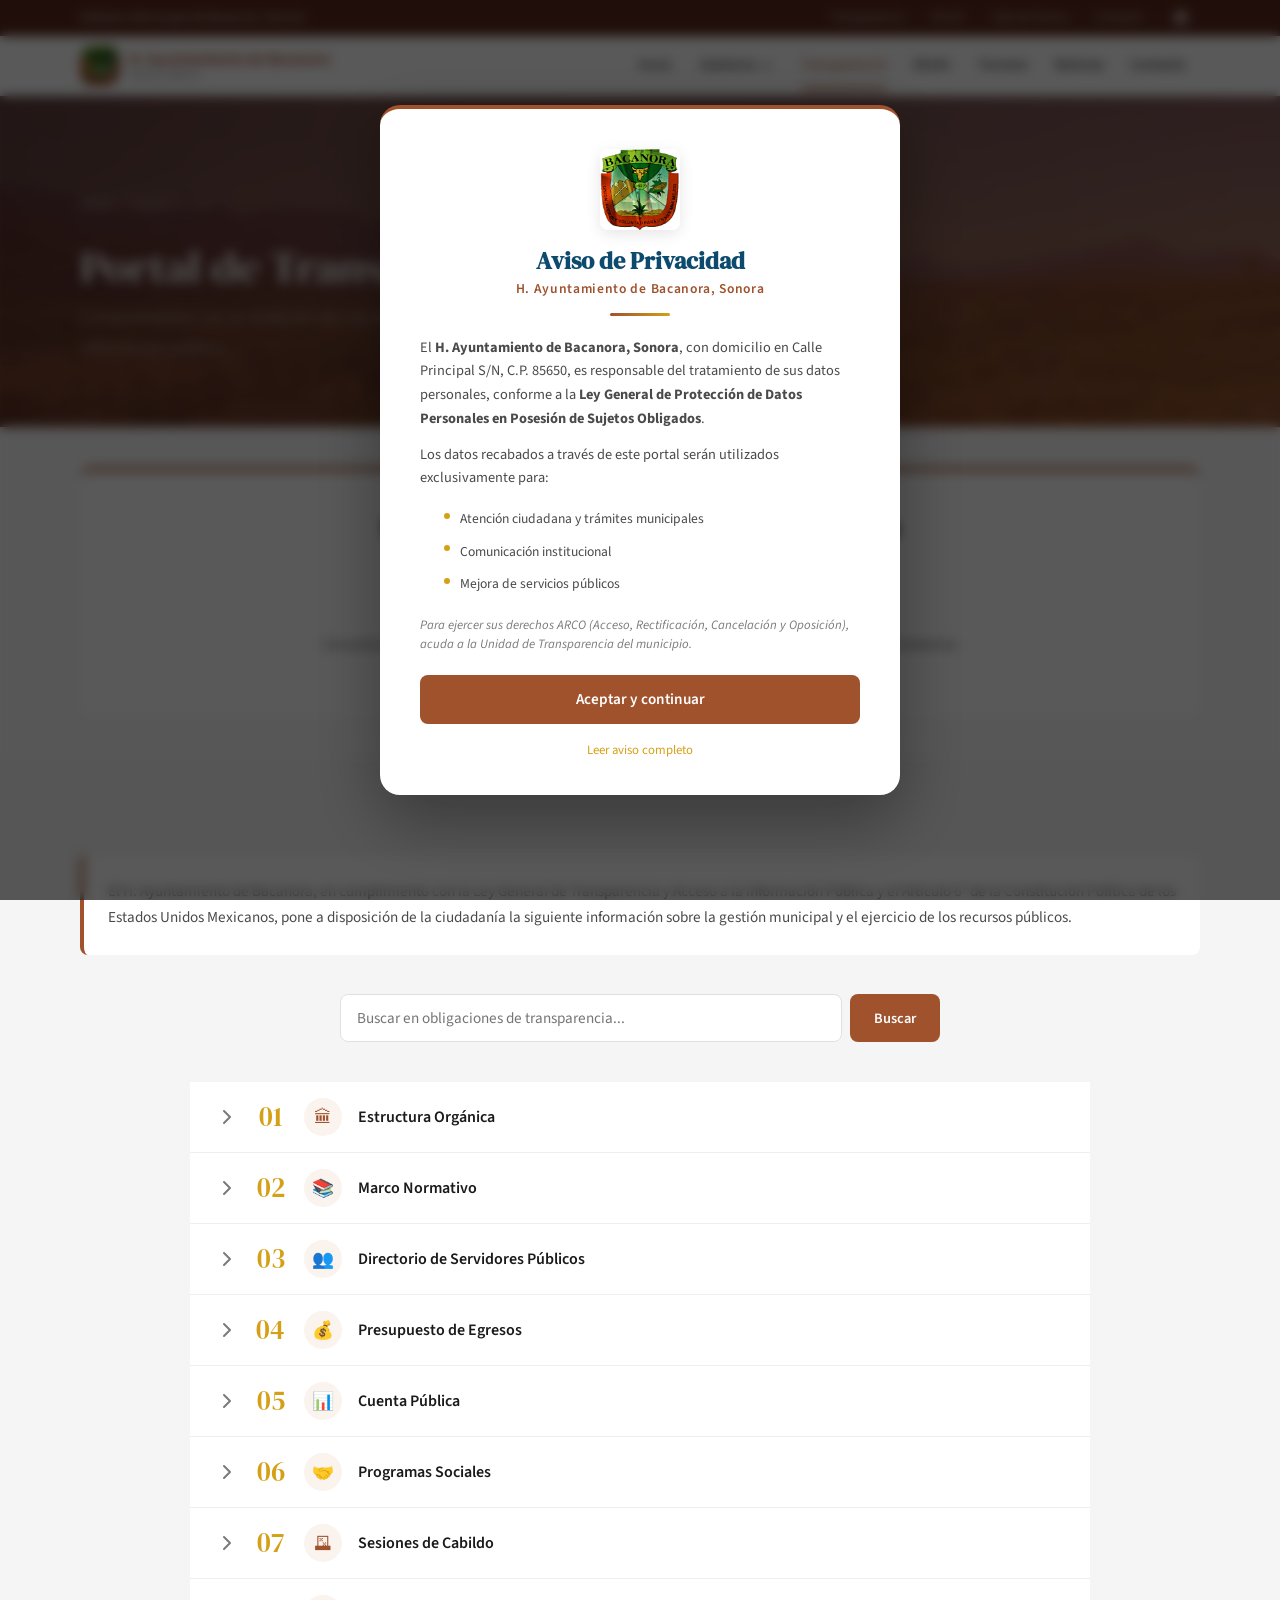
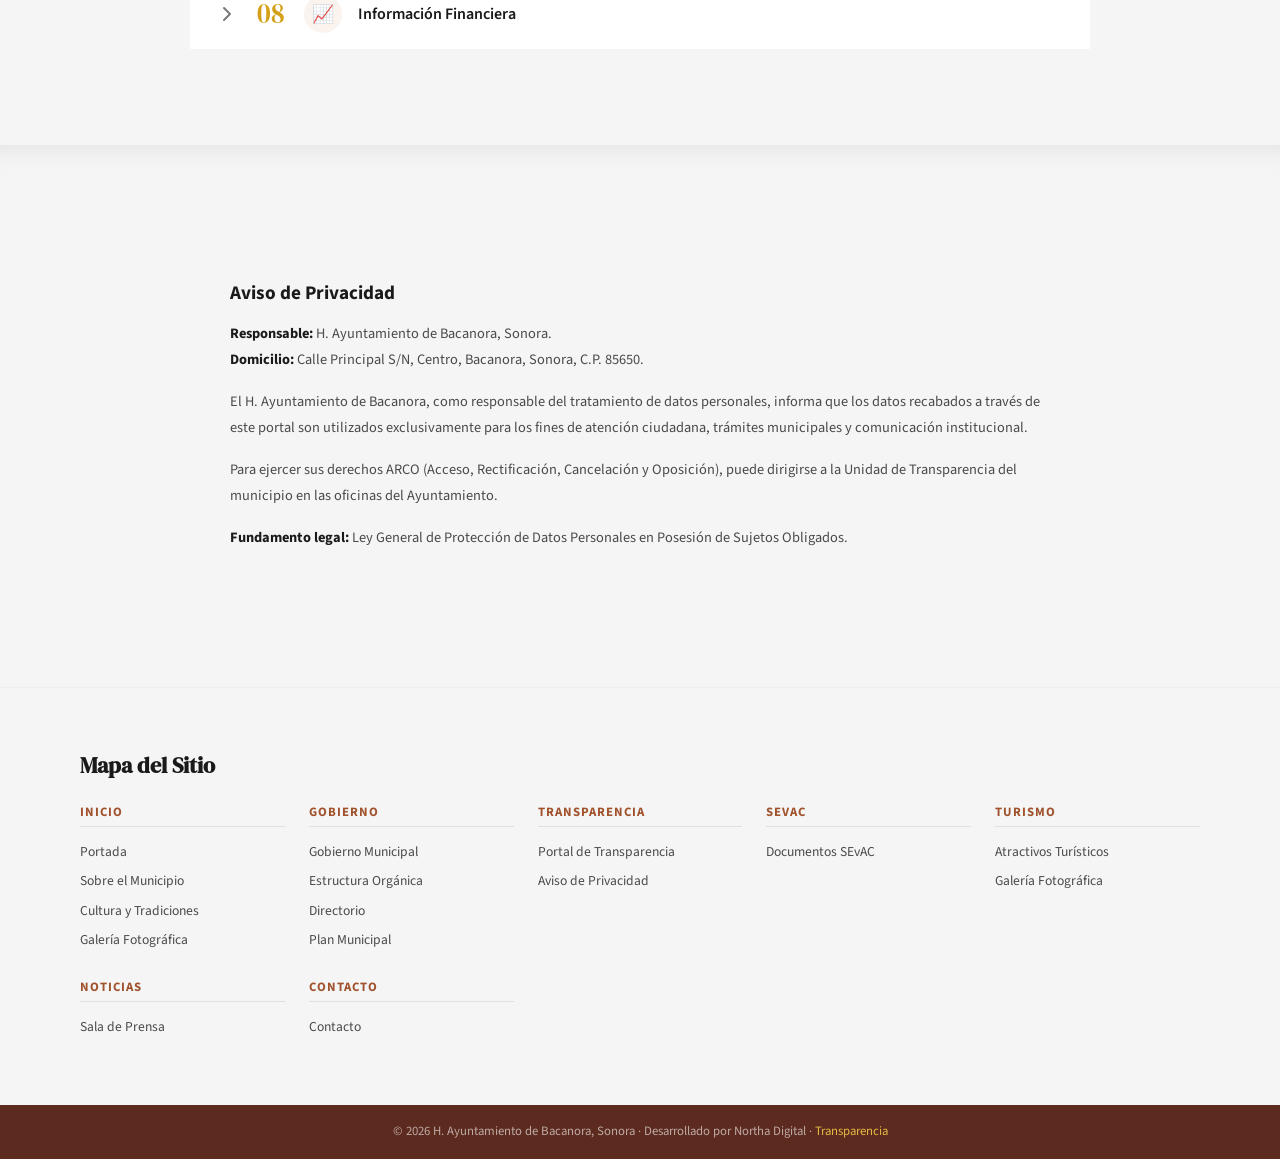
<file: transparencia.html>
<!DOCTYPE html>
<html lang="es">
<head>
  <meta charset="UTF-8">
  <meta name="viewport" content="width=device-width, initial-scale=1.0">
  <meta name="theme-color" content="#A0522D">
  <meta name="apple-mobile-web-app-status-bar-style" content="#A0522D">
  <meta name="msapplication-navbutton-color" content="#A0522D">
  <meta name="color-scheme" content="only light">
  <meta name="supported-color-schemes" content="light only">
  <style>
    :root { color-scheme: only light !important; }
    html, body { background-color: #F5F5F5 !important; }
  </style>
  <title>Portal de Transparencia | H. Ayuntamiento de Bacanora</title>
  <meta name="description" content="Portal de Transparencia del municipio de Bacanora, Sonora. Acceso a información pública, obligaciones de transparencia, directorio de servidores públicos y rendición de cuentas.">
  <meta name="keywords" content="transparencia, información pública, rendición de cuentas, Bacanora, Sonora, ARCO">
  <meta property="og:title" content="Portal de Transparencia | H. Ayuntamiento de Bacanora">
  <meta property="og:description" content="Portal de Transparencia del municipio de Bacanora, Sonora. Acceso a información pública y rendición de cuentas.">
  <meta property="og:type" content="website">
  <meta property="og:locale" content="es_MX">
  <link rel="icon" href="data:image/svg+xml,<svg xmlns='http://www.w3.org/2000/svg' viewBox='0 0 100 100'><text y='.9em' font-size='90'>🏛️</text></svg>">
  <link rel="preconnect" href="https://fonts.googleapis.com">
  <link rel="preconnect" href="https://fonts.gstatic.com" crossorigin>
  <link href="https://fonts.googleapis.com/css2?family=DM+Serif+Display:ital@0;1&family=Source+Sans+3:wght@300;400;500;600;700&family=Cormorant+Garamond:ital,wght@0,500;0,600;0,700;1,600&display=swap" rel="stylesheet">
  <link rel="stylesheet" href="css/globals.css">
  <link rel="stylesheet" href="css/nav-footer.css">
  <link rel="stylesheet" href="css/transparencia.css">
  <script src="js/main.js" defer></script>
  <script src="js/transparencia.js" defer></script>
</head>
<body>

  <!-- Skip link -->
  <a href="#main-content" class="skip-link">Ir al contenido principal</a>

  <!-- === TOPBAR === -->
  <div class="topbar">
    <div class="container">
      <span class="topbar__left">Gobierno Municipal de Bacanora, Sonora</span>
      <nav class="topbar__right" aria-label="Enlaces rápidos">
        <a href="transparencia.html" class="topbar__link">Transparencia</a>
        <span class="topbar__sep">|</span>
        <a href="sevac.html" class="topbar__link">SEvAC</a>
        <span class="topbar__sep">|</span>
        <a href="noticias.html" class="topbar__link">Sala de Prensa</a>
        <span class="topbar__sep">|</span>
        <a href="index.html#contacto" class="topbar__link">Contacto</a>
        <span class="topbar__sep">|</span>
        <a href="https://www.facebook.com/profile.php?id=100073040122918" target="_blank" class="topbar__link topbar__facebook" aria-label="Facebook">
          <svg width="16" height="16" viewBox="0 0 24 24" fill="currentColor"><path d="M24 12.073c0-6.627-5.373-12-12-12s-12 5.373-12 12c0 5.99 4.388 10.954 10.125 11.854v-8.385H7.078v-3.47h3.047V9.43c0-3.007 1.792-4.669 4.533-4.669 1.312 0 2.686.235 2.686.235v2.953H15.83c-1.491 0-1.956.925-1.956 1.874v2.25h3.328l-.532 3.47h-2.796v8.385C19.612 23.027 24 18.062 24 12.073z"/></svg>
        </a>
      </nav>
    </div>
  </div>

  <!-- === NAVBAR === -->
  <nav class="navbar" role="navigation" aria-label="Navegación principal">
    <div class="container">
      <a href="index.html" class="navbar__brand">
        <img src="assets/images/escudo-bacanora.png" alt="Escudo de Bacanora" class="nav__escudo">
        <span class="navbar__brand-text">H. Ayuntamiento de Bacanora<small>Sonora, México</small></span>
      </a>

      <ul class="navbar__menu">
        <li><a href="index.html" class="navbar__link">Inicio</a></li>
        <li class="navbar__dropdown">
          <a href="gobierno.html" class="navbar__link navbar__dropdown-toggle">
            Gobierno
            <svg viewBox="0 0 12 12" aria-hidden="true"><path d="M2 4l4 4 4-4"/></svg>
          </a>
          <div class="navbar__dropdown-menu">
            <a href="gobierno.html#estructura" class="navbar__dropdown-item">Estructura Orgánica</a>
            <a href="gobierno.html#directorio" class="navbar__dropdown-item">Directorio</a>
            <a href="gobierno.html#plan" class="navbar__dropdown-item">Plan Municipal</a>
          </div>
        </li>
        <li><a href="transparencia.html" class="navbar__link">Transparencia</a></li>
        <li><a href="sevac.html" class="navbar__link">SEvAC</a></li>
        <li><a href="index.html#turismo" class="navbar__link">Turismo</a></li>
        <li><a href="noticias.html" class="navbar__link">Noticias</a></li>
        <li><a href="index.html#contacto" class="navbar__link">Contacto</a></li>
      </ul>

      <button class="navbar__hamburger" aria-label="Abrir menú de navegación" aria-expanded="false" aria-controls="mobile-menu">
        <span class="navbar__hamburger-line"></span>
        <span class="navbar__hamburger-line"></span>
        <span class="navbar__hamburger-line"></span>
      </button>
    </div>
  </nav>
  <div class="navbar-spacer"></div>

  <!-- === MENÚ MÓVIL === -->
  <div class="mobile-menu" id="mobile-menu">
    <div class="mobile-menu__overlay"></div>
    <div class="mobile-menu__panel">
      <div class="mobile-menu__header">
        <span class="mobile-menu__brand">Menú</span>
        <button class="mobile-menu__close" aria-label="Cerrar menú">&times;</button>
      </div>
      <nav class="mobile-menu__nav" aria-label="Navegación móvil">
        <a href="index.html" class="mobile-menu__link">Inicio</a>
        <button class="mobile-menu__link mobile-menu__submenu-toggle" aria-expanded="false">
          Gobierno
          <svg viewBox="0 0 12 12" aria-hidden="true"><path d="M2 4l4 4 4-4" fill="none" stroke="currentColor" stroke-width="2"/></svg>
        </button>
        <div class="mobile-menu__submenu">
          <a href="gobierno.html#estructura" class="mobile-menu__submenu-link">Estructura Orgánica</a>
          <a href="gobierno.html#directorio" class="mobile-menu__submenu-link">Directorio</a>
          <a href="gobierno.html#plan" class="mobile-menu__submenu-link">Plan Municipal</a>
        </div>
        <a href="transparencia.html" class="mobile-menu__link">Transparencia</a>
        <a href="sevac.html" class="mobile-menu__link">SEvAC</a>
        <a href="index.html#turismo" class="mobile-menu__link">Turismo</a>
        <a href="noticias.html" class="mobile-menu__link">Noticias</a>
        <a href="index.html#contacto" class="mobile-menu__link">Contacto</a>
      </nav>
    </div>
  </div>

  <!-- === CONTENIDO PRINCIPAL === -->
  <main id="main-content">

    <!-- Hero -->
    <section class="page-hero page-hero--transparencia">
      <div class="container">
        <nav class="page-hero__breadcrumb" aria-label="Ruta de navegación">
          <a href="index.html">Inicio</a>
          <span>/</span>
          <span>Transparencia</span>
        </nav>
        <h1 class="page-hero__title">Portal de Transparencia</h1>
        <p class="page-hero__subtitle">Comprometidos con la rendición de cuentas y el derecho de acceso a la información pública.</p>
      </div>
    </section>

    <!-- Banner: Portal de Transparencia del Estado -->
    <section class="portal-estado" aria-labelledby="portal-estado-title">
      <div class="container">
        <div class="portal-estado__card" data-reveal="fade">
          <h2 class="portal-estado__title" id="portal-estado-title">Portal de Transparencia del Estado de Sonora</h2>
          <a href="https://transparencia.sonora.gob.mx/informacion-publica/organismos/9/municipios/1102/bacanora"
             target="_blank" rel="noopener noreferrer"
             class="portal-estado__btn">
            Acceder al Portal de Transparencia del Estado de Sonora
            <svg viewBox="0 0 24 24" width="18" height="18" aria-hidden="true"><path d="M14 3h7v7M10 14L21 3M21 14v5a2 2 0 01-2 2H5a2 2 0 01-2-2V5a2 2 0 012-2h5" fill="none" stroke="currentColor" stroke-width="2" stroke-linecap="round" stroke-linejoin="round"/></svg>
          </a>
          <p class="portal-estado__text">
            Consulta los documentos oficiales de transparencia del municipio de Bacanora en el portal del Gobierno del Estado de Sonora.
          </p>
        </div>
      </div>
    </section>

    <!-- Marco Legal + Búsqueda + Acordeones -->
    <section class="section">
      <div class="container">

        <!-- Marco Legal -->
        <div class="marco-legal" data-reveal>
          El H. Ayuntamiento de Bacanora, en cumplimiento con la Ley General de Transparencia y Acceso a la
          Información Pública y el Artículo 6° de la Constitución Política de los Estados Unidos Mexicanos,
          pone a disposición de la ciudadanía la siguiente información sobre la gestión municipal y el ejercicio
          de los recursos públicos.
        </div>

        <!-- Búsqueda -->
        <div class="transparencia-busqueda" data-reveal>
          <div class="transparencia-busqueda__bar">
            <input type="search" id="transparencia-search" class="transparencia-busqueda__input"
              placeholder="Buscar en obligaciones de transparencia..." aria-label="Buscar en transparencia">
            <button class="transparencia-busqueda__btn" type="button" aria-label="Buscar">Buscar</button>
          </div>
        </div>

        <!-- Acordeones -->
        <div class="acordeon" data-reveal>

          <!-- 01 Estructura Orgánica -->
          <div class="acordeon__item">
            <button class="acordeon__header" aria-expanded="false" aria-controls="acordeon-1">
              <span class="acordeon__icon" aria-hidden="true">
                <svg viewBox="0 0 20 20"><path d="M7 4l6 6-6 6"/></svg>
              </span>
              <span class="acordeon__number">01</span>
              <span class="acordeon__category-icon" aria-hidden="true">&#x1F3DB;</span>
              <span class="acordeon__title">Estructura Orgánica</span>
            </button>
            <div class="acordeon__body" id="acordeon-1" role="region">
              <div class="acordeon__content">
                <p>
                  El H. Ayuntamiento de Bacanora está integrado por: Presidente Municipal, Síndico Municipal,
                  3 Regidores de Mayoría Relativa y 2 Regidores de Representación Proporcional, conforme al
                  Artículo 115 constitucional y la Ley de Gobierno y Administración Municipal del Estado de Sonora.
                </p>
                <p><em>Información en proceso de actualización para el periodo de gobierno vigente.</em></p>
              </div>
            </div>
          </div>

          <!-- 02 Marco Normativo -->
          <div class="acordeon__item">
            <button class="acordeon__header" aria-expanded="false" aria-controls="acordeon-2">
              <span class="acordeon__icon" aria-hidden="true">
                <svg viewBox="0 0 20 20"><path d="M7 4l6 6-6 6"/></svg>
              </span>
              <span class="acordeon__number">02</span>
              <span class="acordeon__category-icon" aria-hidden="true">&#x1F4DA;</span>
              <span class="acordeon__title">Marco Normativo</span>
            </button>
            <div class="acordeon__body" id="acordeon-2" role="region">
              <div class="acordeon__content">
                <ul>
                  <li>Bando de Policía y Gobierno Municipal de Bacanora</li>
                  <li>Reglamentos municipales vigentes</li>
                  <li>Ley de Gobierno y Administración Municipal del Estado de Sonora</li>
                  <li>Constitución Política de los Estados Unidos Mexicanos</li>
                </ul>
                <p><em>Documentos en proceso de digitalización.</em></p>
              </div>
            </div>
          </div>

          <!-- 03 Directorio de Servidores Públicos -->
          <div class="acordeon__item">
            <button class="acordeon__header" aria-expanded="false" aria-controls="acordeon-3">
              <span class="acordeon__icon" aria-hidden="true">
                <svg viewBox="0 0 20 20"><path d="M7 4l6 6-6 6"/></svg>
              </span>
              <span class="acordeon__number">03</span>
              <span class="acordeon__category-icon" aria-hidden="true">&#x1F465;</span>
              <span class="acordeon__title">Directorio de Servidores Públicos</span>
            </button>
            <div class="acordeon__body" id="acordeon-3" role="region">
              <div class="acordeon__content">
                <table class="acordeon__table">
                  <thead>
                    <tr>
                      <th scope="col">Cargo</th>
                      <th scope="col">Nombre</th>
                      <th scope="col">Área</th>
                    </tr>
                  </thead>
                  <tbody>
                    <tr><td>Presidente Municipal</td><td>(Por confirmar)</td><td>Presidencia</td></tr>
                    <tr><td>Síndico Municipal</td><td>(Por confirmar)</td><td>Sindicatura</td></tr>
                    <tr><td>Regidor 1</td><td>(Por confirmar)</td><td>Cabildo</td></tr>
                    <tr><td>Regidor 2</td><td>(Por confirmar)</td><td>Cabildo</td></tr>
                    <tr><td>Regidor 3</td><td>(Por confirmar)</td><td>Cabildo</td></tr>
                  </tbody>
                </table>
                <p><em>Directorio sujeto a actualización.</em></p>
              </div>
            </div>
          </div>

          <!-- 04 Presupuesto de Egresos -->
          <div class="acordeon__item">
            <button class="acordeon__header" aria-expanded="false" aria-controls="acordeon-4">
              <span class="acordeon__icon" aria-hidden="true">
                <svg viewBox="0 0 20 20"><path d="M7 4l6 6-6 6"/></svg>
              </span>
              <span class="acordeon__number">04</span>
              <span class="acordeon__category-icon" aria-hidden="true">&#x1F4B0;</span>
              <span class="acordeon__title">Presupuesto de Egresos</span>
            </button>
            <div class="acordeon__body" id="acordeon-4" role="region">
              <div class="acordeon__content">
                <p>
                  Presupuesto de egresos del ejercicio fiscal 2026 en proceso de publicación.
                  Consulte próximamente en esta sección.
                </p>
              </div>
            </div>
          </div>

          <!-- 05 Cuenta Pública -->
          <div class="acordeon__item">
            <button class="acordeon__header" aria-expanded="false" aria-controls="acordeon-5">
              <span class="acordeon__icon" aria-hidden="true">
                <svg viewBox="0 0 20 20"><path d="M7 4l6 6-6 6"/></svg>
              </span>
              <span class="acordeon__number">05</span>
              <span class="acordeon__category-icon" aria-hidden="true">&#x1F4CA;</span>
              <span class="acordeon__title">Cuenta Pública</span>
            </button>
            <div class="acordeon__body" id="acordeon-5" role="region">
              <div class="acordeon__content">
                <p>
                  Informes trimestrales y anuales del municipio. Documentos en proceso de auditoría y publicación.
                </p>
              </div>
            </div>
          </div>

          <!-- 06 Programas Sociales -->
          <div class="acordeon__item">
            <button class="acordeon__header" aria-expanded="false" aria-controls="acordeon-6">
              <span class="acordeon__icon" aria-hidden="true">
                <svg viewBox="0 0 20 20"><path d="M7 4l6 6-6 6"/></svg>
              </span>
              <span class="acordeon__number">06</span>
              <span class="acordeon__category-icon" aria-hidden="true">&#x1F91D;</span>
              <span class="acordeon__title">Programas Sociales</span>
            </button>
            <div class="acordeon__body" id="acordeon-6" role="region">
              <div class="acordeon__content">
                <ul>
                  <li><strong>Programa de Apoyo Alimentario</strong> — Entrega de despensas a familias
                    en situación de vulnerabilidad en la cabecera municipal y comunidades.</li>
                  <li><strong>Programa de Mejoramiento de Vivienda</strong> — Apoyo con materiales de
                    construcción para mejorar las condiciones de vivienda.</li>
                  <li><strong>Programa de Becas Educativas</strong> — Estímulos económicos para
                    estudiantes de nivel básico y medio superior del municipio.</li>
                </ul>
              </div>
            </div>
          </div>

          <!-- 07 Sesiones de Cabildo -->
          <div class="acordeon__item">
            <button class="acordeon__header" aria-expanded="false" aria-controls="acordeon-7">
              <span class="acordeon__icon" aria-hidden="true">
                <svg viewBox="0 0 20 20"><path d="M7 4l6 6-6 6"/></svg>
              </span>
              <span class="acordeon__number">07</span>
              <span class="acordeon__category-icon" aria-hidden="true">&#x1F5F3;</span>
              <span class="acordeon__title">Sesiones de Cabildo</span>
            </button>
            <div class="acordeon__body" id="acordeon-7" role="region">
              <div class="acordeon__content">
                <p>
                  Actas de sesiones ordinarias y extraordinarias del Cabildo Municipal.
                  Calendario: primer lunes de cada mes. Actas en proceso de digitalización.
                </p>
              </div>
            </div>
          </div>

          <!-- 08 Información Financiera -->
          <div class="acordeon__item">
            <button class="acordeon__header" aria-expanded="false" aria-controls="acordeon-8">
              <span class="acordeon__icon" aria-hidden="true">
                <svg viewBox="0 0 20 20"><path d="M7 4l6 6-6 6"/></svg>
              </span>
              <span class="acordeon__number">08</span>
              <span class="acordeon__category-icon" aria-hidden="true">&#x1F4C8;</span>
              <span class="acordeon__title">Información Financiera</span>
            </button>
            <div class="acordeon__body" id="acordeon-8" role="region">
              <div class="acordeon__content">
                <p>
                  Estados financieros, indicadores de deuda pública, tabulador de sueldos.
                  Información en proceso de integración.
                </p>
              </div>
            </div>
          </div>

        </div>

        <!-- Mensaje vacío de búsqueda -->
        <div class="transparencia-busqueda__empty" hidden>
          No se encontraron resultados. Puedes solicitar información en la Unidad de Transparencia del municipio.
        </div>

      </div>
    </section>

    <!-- === AVISO DE PRIVACIDAD === -->
    <section class="section" id="aviso-privacidad" style="background-color: var(--gob-bg);">
      <div class="container">
        <div class="aviso-privacidad" data-reveal>
          <h2 class="aviso-privacidad__title">Aviso de Privacidad</h2>
          <div class="aviso-privacidad__text">
            <p>
              <strong>Responsable:</strong> H. Ayuntamiento de Bacanora, Sonora.<br>
              <strong>Domicilio:</strong> Calle Principal S/N, Centro, Bacanora, Sonora, C.P. 85650.
            </p>
            <p>
              El H. Ayuntamiento de Bacanora, como responsable del tratamiento de datos personales,
              informa que los datos recabados a través de este portal son utilizados exclusivamente
              para los fines de atención ciudadana, trámites municipales y comunicación institucional.
            </p>
            <p>
              Para ejercer sus derechos ARCO (Acceso, Rectificación, Cancelación y Oposición),
              puede dirigirse a la Unidad de Transparencia del municipio en las oficinas del Ayuntamiento.
            </p>
            <p>
              <strong>Fundamento legal:</strong> Ley General de Protección de Datos Personales en Posesión de Sujetos Obligados.
            </p>
          </div>
        </div>
      </div>
    </section>

  </main>

  <!-- === MAPA DEL SITIO === -->
  <section class="sitemap" id="mapa-sitio" aria-labelledby="sitemap-title">
    <div class="container">
      <h2 class="sitemap__title" id="sitemap-title">Mapa del Sitio</h2>
      <div class="sitemap__grid">
        <div class="sitemap__col">
          <h3 class="sitemap__col-title">Inicio</h3>
          <a href="index.html" class="sitemap__link">Portada</a>
          <a href="index.html#municipio" class="sitemap__link">Sobre el Municipio</a>
          <a href="index.html#cultura" class="sitemap__link">Cultura y Tradiciones</a>
          <a href="index.html#galeria" class="sitemap__link">Galería Fotográfica</a>
        </div>
        <div class="sitemap__col">
          <h3 class="sitemap__col-title">Gobierno</h3>
          <a href="gobierno.html" class="sitemap__link">Gobierno Municipal</a>
          <a href="gobierno.html#estructura" class="sitemap__link">Estructura Orgánica</a>
          <a href="gobierno.html#directorio" class="sitemap__link">Directorio</a>
          <a href="gobierno.html#plan" class="sitemap__link">Plan Municipal</a>
        </div>
<div class="sitemap__col">
          <h3 class="sitemap__col-title">Transparencia</h3>
          <a href="transparencia.html" class="sitemap__link">Portal de Transparencia</a>
          <a href="transparencia.html#aviso-privacidad" class="sitemap__link">Aviso de Privacidad</a>
        </div>
        <div class="sitemap__col">
          <h3 class="sitemap__col-title">SEvAC</h3>
          <a href="sevac.html" class="sitemap__link">Documentos SEvAC</a>
        </div>
        <div class="sitemap__col">
          <h3 class="sitemap__col-title">Turismo</h3>
          <a href="index.html#turismo" class="sitemap__link">Atractivos Turísticos</a>
          <a href="index.html#galeria" class="sitemap__link">Galería Fotográfica</a>
        </div>
        <div class="sitemap__col">
          <h3 class="sitemap__col-title">Noticias</h3>
          <a href="noticias.html" class="sitemap__link">Sala de Prensa</a>
        </div>
        <div class="sitemap__col">
          <h3 class="sitemap__col-title">Contacto</h3>
          <a href="index.html#contacto" class="sitemap__link">Contacto</a>
        </div>
      </div>
    </div>
  </section>

  <!-- === FOOTER === -->
  <footer style="background:#5C2A1E; text-align:center; padding:1rem; font-size:0.8rem; color:rgba(255,255,255,0.6);">
    &copy; 2026 H. Ayuntamiento de Bacanora, Sonora &middot; Desarrollado por Northa Digital &middot;
    <a href="https://transparencia.sonora.gob.mx/informacion-publica/organismos/9/municipios/1102/bacanora" target="_blank" rel="noopener noreferrer" style="color:#E5B947; text-decoration:none;">Transparencia</a>
  </footer>

  <!-- === AVISO DE PRIVACIDAD === -->
  <div id="privacyOverlay" class="privacy-overlay">
    <div class="privacy-popup">
      <img src="assets/images/escudo-bacanora.png" alt="Escudo de Bacanora" class="privacy-popup__escudo">
      <h3 class="privacy-popup__title">Aviso de Privacidad</h3>
      <h4 class="privacy-popup__subtitle">H. Ayuntamiento de Bacanora, Sonora</h4>
      <div class="privacy-popup__divider"></div>
      <p class="privacy-popup__text">
        El <strong>H. Ayuntamiento de Bacanora, Sonora</strong>, con domicilio en Calle Principal S/N,
        C.P. 85650, es responsable del tratamiento de sus datos personales, conforme a la
        <strong>Ley General de Protección de Datos Personales en Posesión de Sujetos Obligados</strong>.
      </p>
      <p class="privacy-popup__text">
        Los datos recabados a través de este portal serán utilizados exclusivamente para:
      </p>
      <ul class="privacy-popup__list">
        <li>Atención ciudadana y trámites municipales</li>
        <li>Comunicación institucional</li>
        <li>Mejora de servicios públicos</li>
      </ul>
      <p class="privacy-popup__arco">
        Para ejercer sus derechos ARCO (Acceso, Rectificación, Cancelación y Oposición),
        acuda a la Unidad de Transparencia del municipio.
      </p>
      <button id="acceptPrivacy" class="privacy-popup__btn">Aceptar y continuar</button>
      <a href="transparencia.html#aviso-privacidad" class="privacy-popup__link">Leer aviso completo</a>
    </div>
  </div>

</body>
</html>
</file>
<file: css/globals.css>
/* ============================================================
   GLOBALS.CSS — Sistema de Diseño del Portal de Bacanora
   H. Ayuntamiento de Bacanora, Sonora
   ============================================================ */

/* === FORZAR MODO CLARO (iOS / Android) === */
:root {
  color-scheme: only light !important;
}

html {
  -webkit-appearance: none;
  color-scheme: only light !important;
}

*, *::before, *::after {
  color-scheme: only light !important;
}

@media (prefers-color-scheme: dark) {
  :root {
    color-scheme: only light !important;
  }

  html, body {
    background-color: #F5F5F5 !important;
    color: #1A1A1A !important;
  }

  .section--light,
  .sobre,
  .gobierno-section,
  .cultura,
  [style*="background:var(--white)"],
  [style*="background:var(--gob-bg-white)"] {
    background-color: #FFFFFF !important;
    color: #1A1A1A !important;
  }

  .scope-card,
  .stat-item,
  .tramite-card,
  .news-card,
  .contacto-card,
  .accordion,
  .accordion__content,
  .org-card,
  .plan-card,
  table,
  td, th,
  .form-group input,
  .form-group select,
  .form-group textarea,
  .form-group label {
    background-color: inherit;
    color: inherit;
    -webkit-text-fill-color: inherit;
  }

  img, svg, video, iframe {
    filter: none !important;
  }
}

/* === VARIABLES GLOBALES === */
:root {
  /* --- Institucionales --- */
  --gob-primary: #A0522D;
  --gob-primary-light: #B8633D;
  --gob-primary-lighter: #C97550;
  --gob-primary-bg: #FAF3EE;
  --gob-primary-dark: #5C2A1E;

  /* --- Acento institucional --- */
  --gob-gold: #D4A017;
  --gob-gold-light: #E5B947;
  --gob-gold-bg: #FBF7ED;

  /* --- Secundarios --- */
  --gob-green: #1B6B3A;
  --gob-green-light: #28A745;
  --gob-green-bg: #E8F5E9;
  --gob-blue: #0C4A6E;
  --gob-blue-light: #1A6B99;
  --gob-blue-bg: #EDF5FC;

  /* --- Neutros --- */
  --gob-bg: #F5F5F5;
  --gob-bg-white: #FFFFFF;
  --gob-bg-alt: #FAFAFA;
  --gob-text: #1A1A1A;
  --gob-text-secondary: #4A4A4A;
  --gob-text-muted: #7A7A7A;
  --gob-border: #E0E0E0;
  --gob-border-light: #EEEEEE;
  --gob-divider: #D5D5D5;

  /* --- Estado --- */
  --gob-success: #1B6B3A;
  --gob-error: #C62828;
  --gob-warning: #E65100;
  --gob-info: #0C4A6E;

  /* --- Badges de modalidad --- */
  --badge-online: #1B6B3A;
  --badge-online-bg: #E8F5E9;
  --badge-hybrid: #E65100;
  --badge-hybrid-bg: #FFF3E0;
  --badge-presencial: #0C4A6E;
  --badge-presencial-bg: #EDF5FC;
  --badge-proximamente: #7A7A7A;
  --badge-proximamente-bg: #F5F5F5;

  /* --- Tipografía --- */
  --font-display: 'DM Serif Display', Georgia, serif;
  --font-heading: 'Source Sans 3', 'Segoe UI', sans-serif;
  --font-body: 'Source Sans 3', 'Segoe UI', sans-serif;
  --font-accent: 'Cormorant Garamond', Georgia, serif;

  /* --- Espaciado (8px grid) --- */
  --sp-xs: 0.5rem;
  --sp-sm: 1rem;
  --sp-md: 1.5rem;
  --sp-lg: 2.5rem;
  --sp-xl: 4rem;
  --sp-2xl: 6rem;
  --sp-3xl: 8rem;

  /* --- Bordes y sombras --- */
  --radius-xs: 4px;
  --radius-sm: 6px;
  --radius-md: 8px;
  --radius-lg: 12px;
  --radius-xl: 16px;
  --radius-pill: 100px;

  --shadow-sm: 0 1px 3px rgba(0, 0, 0, 0.08);
  --shadow-md: 0 4px 12px rgba(0, 0, 0, 0.08);
  --shadow-lg: 0 8px 30px rgba(0, 0, 0, 0.1);
  --shadow-xl: 0 16px 50px rgba(0, 0, 0, 0.12);

  /* --- Layout --- */
  --nav-height: 96px;
  --topbar-height: 36px;
  --navbar-height: 60px;
  --max-width: 1200px;

  /* --- Transiciones --- */
  --ease: cubic-bezier(0.25, 0.46, 0.45, 0.94);
  --ease-expo: cubic-bezier(0.19, 1, 0.22, 1);
}

/* === RESET === */
*,
*::before,
*::after {
  box-sizing: border-box;
  margin: 0;
  padding: 0;
}

html {
  scroll-behavior: smooth;
  scroll-padding-top: var(--nav-height);
  font-size: 16px;
  -webkit-text-size-adjust: 100%;
  overflow-x: hidden;
}

body {
  font-family: var(--font-body);
  font-size: 1rem;
  line-height: 1.7;
  color: var(--gob-text);
  background-color: var(--gob-bg-white);
  -webkit-font-smoothing: antialiased;
  -moz-osx-font-smoothing: grayscale;
  overflow-x: hidden;
}

img,
svg {
  display: block;
  max-width: 100%;
  height: auto;
}

a {
  color: var(--gob-blue-light);
  text-decoration: none;
  transition: color 0.25s var(--ease);
}

a:hover {
  color: var(--gob-primary);
}

ul,
ol {
  list-style: none;
}

h1, h2, h3, h4, h5, h6 {
  font-family: var(--font-heading);
  font-weight: 700;
  line-height: 1.25;
  color: var(--gob-text);
}

button {
  font-family: inherit;
  cursor: pointer;
  border: none;
  background: none;
}

input,
textarea,
select {
  font-family: inherit;
  font-size: 1rem;
}

table {
  border-collapse: collapse;
  width: 100%;
}

::selection {
  background-color: var(--gob-primary);
  color: #fff;
}

/* === UTILIDADES === */

/* Contenedor principal */
.container {
  width: 100%;
  max-width: var(--max-width);
  margin-left: auto;
  margin-right: auto;
  padding-left: var(--sp-sm);
  padding-right: var(--sp-sm);
}

@media (min-width: 768px) {
  .container {
    padding-left: var(--sp-md);
    padding-right: var(--sp-md);
  }
}

/* Screen reader only */
.sr-only {
  position: absolute;
  width: 1px;
  height: 1px;
  padding: 0;
  margin: -1px;
  overflow: hidden;
  clip: rect(0, 0, 0, 0);
  white-space: nowrap;
  border: 0;
}

/* Skip link accesibilidad */
.skip-link {
  position: absolute;
  top: -100%;
  left: 0;
  z-index: 10000;
  padding: var(--sp-xs) var(--sp-sm);
  background: var(--gob-primary);
  color: #fff;
  font-weight: 600;
  text-decoration: none;
  transition: top 0.2s;
}

.skip-link:focus {
  top: 0;
}

/* === SECCIONES === */
.section {
  padding-top: var(--sp-xl);
  padding-bottom: var(--sp-xl);
}

@media (min-width: 768px) {
  .section {
    padding-top: var(--sp-2xl);
    padding-bottom: var(--sp-2xl);
  }
}

.section__tag {
  display: inline-block;
  font-family: var(--font-heading);
  font-size: 0.75rem;
  font-weight: 600;
  letter-spacing: 0.1em;
  text-transform: uppercase;
  color: var(--gob-gold);
  margin-bottom: var(--sp-xs);
}

.section__title {
  font-family: var(--font-display);
  font-size: clamp(1.5rem, 3.5vw, 2.2rem);
  color: var(--gob-text);
  margin-bottom: var(--sp-sm);
}

.section__subtitle {
  font-size: 1.05rem;
  color: var(--gob-text-secondary);
  max-width: 640px;
  line-height: 1.6;
}

.section__header {
  margin-bottom: var(--sp-lg);
}

.section__header--center {
  text-align: center;
}

.section__header--center .section__subtitle {
  margin-left: auto;
  margin-right: auto;
}

/* === BOTONES === */
.btn {
  display: inline-flex;
  align-items: center;
  justify-content: center;
  gap: 0.5rem;
  padding: 0.75rem 1.75rem;
  font-family: var(--font-heading);
  font-size: 0.95rem;
  font-weight: 600;
  line-height: 1.4;
  border-radius: var(--radius-md);
  transition: all 0.3s var(--ease);
  text-decoration: none;
  border: 2px solid transparent;
}

.btn:focus-visible {
  outline: 2px solid var(--gob-primary);
  outline-offset: 2px;
}

.btn--primary {
  background-color: var(--gob-primary);
  color: #fff;
  border-color: var(--gob-primary);
}

.btn--primary:hover {
  background-color: var(--gob-primary-light);
  border-color: var(--gob-primary-light);
  color: #fff;
  transform: translateY(-1px);
  box-shadow: var(--shadow-md);
}

.btn--outline {
  background-color: transparent;
  color: var(--gob-primary);
  border-color: var(--gob-primary);
}

.btn--outline:hover {
  background-color: var(--gob-primary);
  color: #fff;
  transform: translateY(-1px);
  box-shadow: var(--shadow-md);
}

.btn--white {
  background-color: #fff;
  color: var(--gob-primary);
  border-color: #fff;
}

.btn--white:hover {
  background-color: rgba(255, 255, 255, 0.9);
  color: var(--gob-primary);
  transform: translateY(-1px);
  box-shadow: var(--shadow-md);
}

.btn--outline-white {
  background-color: transparent;
  color: #fff;
  border-color: rgba(255, 255, 255, 0.6);
}

.btn--outline-white:hover {
  background-color: rgba(255, 255, 255, 0.15);
  border-color: #fff;
  color: #fff;
}

.btn--sm {
  padding: 0.5rem 1.25rem;
  font-size: 0.85rem;
}

.btn--lg {
  padding: 1rem 2.25rem;
  font-size: 1.05rem;
}

/* === BADGES === */
.badge {
  display: inline-block;
  padding: 0.2rem 0.7rem;
  font-size: 0.7rem;
  font-weight: 600;
  letter-spacing: 0.08em;
  text-transform: uppercase;
  border-radius: var(--radius-pill);
  line-height: 1.6;
}

.badge--online {
  color: var(--badge-online);
  background-color: var(--badge-online-bg);
}

.badge--presencial {
  color: var(--badge-presencial);
  background-color: var(--badge-presencial-bg);
}

.badge--hybrid {
  color: var(--badge-hybrid);
  background-color: var(--badge-hybrid-bg);
}

.badge--proximamente {
  color: var(--badge-proximamente);
  background-color: var(--badge-proximamente-bg);
}

/* === TARJETAS === */
.card {
  background-color: var(--gob-bg-white);
  border-radius: var(--radius-lg);
  box-shadow: var(--shadow-sm);
  transition: box-shadow 0.3s var(--ease), transform 0.3s var(--ease);
  overflow: hidden;
}

.card:hover {
  box-shadow: var(--shadow-md);
  transform: translateY(-2px);
}

/* === FORMULARIOS === */
.form-group {
  margin-bottom: var(--sp-sm);
}

.form-label {
  display: block;
  font-size: 0.9rem;
  font-weight: 600;
  color: var(--gob-text);
  margin-bottom: 0.35rem;
}

.form-input,
.form-textarea,
.form-select {
  width: 100%;
  padding: 0.7rem 0.9rem;
  font-size: 0.95rem;
  color: var(--gob-text);
  background-color: var(--gob-bg-white);
  border: 1.5px solid var(--gob-border);
  border-radius: var(--radius-sm);
  transition: border-color 0.25s var(--ease), box-shadow 0.25s var(--ease);
}

.form-input:focus,
.form-textarea:focus,
.form-select:focus {
  outline: none;
  border-color: var(--gob-primary);
  box-shadow: 0 0 0 3px rgba(160, 82, 45, 0.12);
}

.form-input::placeholder,
.form-textarea::placeholder {
  color: var(--gob-text-muted);
}

.form-textarea {
  resize: vertical;
  min-height: 100px;
}

.form-input--error,
.form-textarea--error,
.form-select--error {
  border-color: var(--gob-error);
}

.form-input--error:focus,
.form-textarea--error:focus,
.form-select--error:focus {
  box-shadow: 0 0 0 3px rgba(198, 40, 40, 0.12);
}

.form-error {
  display: block;
  font-size: 0.8rem;
  color: var(--gob-error);
  margin-top: 0.25rem;
  min-height: 1.2em;
}

.form-note {
  display: block;
  font-size: 0.8rem;
  color: var(--gob-text-muted);
  margin-top: 0.25rem;
}

/* === PAGE HERO (banners internos) === */
.page-hero {
  padding: var(--sp-2xl) 0 var(--sp-xl);
  background: linear-gradient(135deg, var(--gob-primary) 0%, var(--gob-blue) 100%);
  color: #fff;
  position: relative;
  overflow: hidden;
  will-change: transform;
}

.page-hero::before {
  content: '';
  position: absolute;
  inset: -20% 0;
  background-image:
    linear-gradient(rgba(255, 255, 255, 0.04) 1px, transparent 1px),
    linear-gradient(90deg, rgba(255, 255, 255, 0.04) 1px, transparent 1px);
  background-size: 40px 40px;
  pointer-events: none;
  transform: translateY(var(--parallax-y, 0));
  will-change: transform;
}

.page-hero .container {
  position: relative;
  z-index: 1;
}

.page-hero__breadcrumb {
  display: flex;
  align-items: center;
  gap: 0.5rem;
  font-size: 0.85rem;
  margin-bottom: var(--sp-md);
  opacity: 0.8;
}

.page-hero__breadcrumb a {
  color: rgba(255, 255, 255, 0.8);
  text-decoration: none;
}

.page-hero__breadcrumb a:hover {
  color: #fff;
}

.page-hero__breadcrumb span {
  color: rgba(255, 255, 255, 0.5);
}

.page-hero__title {
  font-family: var(--font-display);
  font-size: clamp(1.8rem, 4vw, 2.8rem);
  font-weight: 400;
  color: #fff;
  margin-bottom: var(--sp-xs);
}

.page-hero__subtitle {
  font-size: 1.1rem;
  font-weight: 300;
  color: rgba(255, 255, 255, 0.8);
  max-width: 600px;
}

/* === ANIMACIONES === */
@keyframes fadeInUp {
  from {
    opacity: 0;
    transform: translateY(25px);
  }
  to {
    opacity: 1;
    transform: translateY(0);
  }
}

@keyframes slideInRight {
  from {
    transform: translateX(100%);
  }
  to {
    transform: translateX(0);
  }
}

@keyframes spin {
  to {
    transform: rotate(360deg);
  }
}

/* Scroll reveal */
[data-reveal] {
  opacity: 0;
  transform: translateY(30px);
  transition: opacity 0.8s cubic-bezier(0.25, 0.46, 0.45, 0.94),
              transform 0.8s cubic-bezier(0.25, 0.46, 0.45, 0.94);
  will-change: opacity, transform;
}

[data-reveal="left"] {
  transform: translateX(-40px);
}

[data-reveal="right"] {
  transform: translateX(40px);
}

[data-reveal="fade"] {
  transform: none;
}

[data-reveal].revealed {
  opacity: 1;
  transform: translate(0, 0);
}

@media (prefers-reduced-motion: reduce) {
  [data-reveal] {
    opacity: 1;
    transform: none;
    transition: none;
  }
}

/* Separador gradiente sutil entre secciones */
.section + .section {
  box-shadow: inset 0 24px 32px -28px rgba(0, 0, 0, 0.12);
}

/* Botón volver arriba */
.back-to-top {
  position: fixed;
  bottom: 2rem;
  right: 2rem;
  width: 44px;
  height: 44px;
  border-radius: 50%;
  border: none;
  background: var(--gob-primary);
  color: #fff;
  cursor: pointer;
  display: flex;
  align-items: center;
  justify-content: center;
  opacity: 0;
  pointer-events: none;
  transform: translateY(12px) scale(1);
  transition: opacity 0.3s var(--ease), transform 0.3s var(--ease), background 0.2s var(--ease);
  box-shadow: 0 4px 16px rgba(0, 0, 0, 0.22);
  z-index: 999;
}

.back-to-top svg {
  width: 20px;
  height: 20px;
  fill: #fff;
}

.back-to-top:hover,
.back-to-top:focus-visible {
  background: var(--gob-gold);
  transform: translateY(0) scale(1.1);
}

.back-to-top--visible {
  opacity: 1;
  pointer-events: auto;
  transform: translateY(0);
}

@media (max-width: 600px) {
  .back-to-top {
    bottom: 1.5rem;
    right: 1rem;
    width: 40px;
    height: 40px;
  }
  .back-to-top svg {
    width: 18px;
    height: 18px;
  }
}

/* Lightbox */
.lightbox {
  position: fixed;
  inset: 0;
  z-index: 1100;
  background: rgba(0, 0, 0, 0.88);
  display: flex;
  align-items: center;
  justify-content: center;
  padding: var(--sp-sm);
  opacity: 0;
  pointer-events: none;
  transition: opacity 0.25s var(--ease);
}

.lightbox--open {
  opacity: 1;
  pointer-events: auto;
}

.lightbox__content {
  position: relative;
  max-width: min(1200px, 95vw);
  max-height: 90vh;
  display: flex;
  flex-direction: column;
  align-items: center;
  gap: 0.75rem;
  transform: scale(0.96);
  transition: transform 0.25s var(--ease);
}

.lightbox--open .lightbox__content {
  transform: scale(1);
}

.lightbox__image {
  max-width: 100%;
  max-height: 80vh;
  width: auto;
  height: auto;
  border-radius: var(--radius-md);
  box-shadow: 0 16px 60px rgba(0, 0, 0, 0.5);
  background: #111;
}

.lightbox__caption {
  font-family: var(--font-heading);
  font-size: 0.95rem;
  color: rgba(255, 255, 255, 0.9);
  text-align: center;
  min-height: 1.4em;
}

.lightbox__close {
  position: absolute;
  top: -0.5rem;
  right: -0.5rem;
  width: 40px;
  height: 40px;
  border-radius: 50%;
  background: #fff;
  color: var(--gob-text);
  border: none;
  cursor: pointer;
  display: flex;
  align-items: center;
  justify-content: center;
  box-shadow: 0 4px 16px rgba(0, 0, 0, 0.4);
  transition: transform 0.2s var(--ease), background 0.2s var(--ease);
}

.lightbox__close:hover,
.lightbox__close:focus-visible {
  background: var(--gob-gold);
  color: #fff;
  transform: scale(1.08);
  outline: none;
}

.lightbox__close svg {
  width: 20px;
  height: 20px;
  fill: currentColor;
}

@media (max-width: 600px) {
  .lightbox__close {
    top: -1.5rem;
    right: 0;
  }
}

/* Spinner de carga */
.spinner {
  display: inline-block;
  width: 20px;
  height: 20px;
  border: 2.5px solid rgba(255, 255, 255, 0.3);
  border-top-color: #fff;
  border-radius: 50%;
  animation: spin 0.7s linear infinite;
}

.spinner--dark {
  border-color: rgba(160, 82, 45, 0.2);
  border-top-color: var(--gob-primary);
}

/* === FOCUS VISIBLE (accesibilidad) === */
a:focus-visible,
button:focus-visible,
input:focus-visible,
textarea:focus-visible,
select:focus-visible,
[tabindex]:focus-visible {
  outline: 2px solid var(--gob-primary);
  outline-offset: 2px;
}

/* === RESPONSIVE GENERALES === */
@media (min-width: 1280px) {
  .container {
    padding-left: var(--sp-lg);
    padding-right: var(--sp-lg);
  }
}

/* === AVISO DE PRIVACIDAD (POPUP) === */
.privacy-overlay {
  position: fixed;
  inset: 0;
  background: rgba(0,0,0,0.65);
  backdrop-filter: blur(6px);
  -webkit-backdrop-filter: blur(6px);
  display: flex;
  align-items: center;
  justify-content: center;
  z-index: 99999;
  padding: 1rem;
}

.privacy-overlay.hidden {
  display: none;
}

.privacy-popup {
  background: #FFFFFF;
  border-radius: 20px;
  padding: 2.5rem 2.5rem 2rem;
  max-width: 520px;
  width: 100%;
  text-align: center;
  box-shadow: 0 25px 70px rgba(0,0,0,0.35);
  animation: fadeInUp 0.5s ease-out;
  border-top: 4px solid #A0522D;
  max-height: 90vh;
  overflow-y: auto;
}

.privacy-popup__escudo {
  width: 80px;
  height: auto;
  margin: 0 auto 1rem;
  display: block;
  border-radius: 8px;
  box-shadow: 0 4px 15px rgba(0,0,0,0.1);
}

.privacy-popup__title {
  font-family: 'DM Serif Display', Georgia, serif;
  font-size: 1.5rem;
  color: #0C4A6E;
  margin-bottom: 0.25rem;
}

.privacy-popup__subtitle {
  font-family: 'Source Sans 3', sans-serif;
  font-size: 0.85rem;
  font-weight: 600;
  color: #A0522D;
  letter-spacing: 0.05em;
  margin-bottom: 1rem;
}

.privacy-popup__divider {
  width: 60px;
  height: 3px;
  background: linear-gradient(90deg, #A0522D, #D4A017);
  margin: 0 auto 1.25rem;
  border-radius: 2px;
}

.privacy-popup__text {
  font-size: 0.9rem;
  color: #4A4A4A;
  line-height: 1.65;
  margin-bottom: 0.75rem;
  text-align: left;
}

.privacy-popup__list {
  text-align: left;
  margin: 0 0 1rem 1.5rem;
  list-style: none;
}

.privacy-popup__list li {
  font-size: 0.85rem;
  color: #4A4A4A;
  padding: 0.3rem 0;
  position: relative;
  padding-left: 1rem;
}

.privacy-popup__list li::before {
  content: '';
  position: absolute;
  left: 0;
  top: 0.65rem;
  width: 6px;
  height: 6px;
  background: #D4A017;
  border-radius: 50%;
}

.privacy-popup__arco {
  font-size: 0.8rem;
  color: #7A7A7A;
  line-height: 1.5;
  margin-bottom: 1.25rem;
  text-align: left;
  font-style: italic;
}

.privacy-popup__btn {
  background: #A0522D;
  color: #FFFFFF;
  border: none;
  padding: 0.85rem 2.5rem;
  font-family: 'Source Sans 3', sans-serif;
  font-size: 0.95rem;
  font-weight: 600;
  border-radius: 8px;
  cursor: pointer;
  transition: all 0.3s;
  width: 100%;
  margin-bottom: 0.75rem;
}

.privacy-popup__btn:hover {
  background: #B8633D;
  box-shadow: 0 4px 15px rgba(160,82,45,0.3);
}

.privacy-popup__link {
  display: inline-block;
  font-size: 0.8rem;
  color: #D4A017;
  text-decoration: none;
  transition: color 0.3s;
}

.privacy-popup__link:hover {
  color: #A0522D;
  text-decoration: underline;
}

@media (max-width: 480px) {
  .privacy-popup {
    padding: 1.5rem;
    border-radius: 16px;
  }
  .privacy-popup__escudo {
    width: 60px;
  }
  .privacy-popup__title {
    font-size: 1.25rem;
  }
}
</file>
<file: css/nav-footer.css>
/* ============================================================
   NAV-FOOTER.CSS — Navegación y pie de página compartidos
   H. Ayuntamiento de Bacanora, Sonora
   ============================================================ */

/* === TOPBAR === */
.topbar {
  background-color: var(--gob-primary-dark);
  height: var(--topbar-height);
  display: flex;
  align-items: center;
  font-size: 0.78rem;
  color: rgba(255, 255, 255, 0.9);
  position: relative;
  z-index: 100;
}

.topbar .container {
  display: flex;
  align-items: center;
  justify-content: space-between;
}

.topbar__left {
  font-weight: 400;
  letter-spacing: 0.02em;
}

.topbar__right {
  display: none;
  align-items: center;
  gap: 0;
}

.topbar__link {
  color: rgba(255, 255, 255, 0.8);
  text-decoration: none;
  padding: 0 0.75rem;
  transition: color 0.2s var(--ease);
}

.topbar__link:hover {
  color: #fff;
}

.topbar__social:hover {
  color: var(--gob-gold);
}

.topbar__facebook {
  display: inline-flex;
  align-items: center;
  margin-left: 4px;
}

.topbar__facebook svg {
  width: 14px;
  height: 14px;
  fill: rgba(255,255,255,0.8);
  transition: fill 0.3s;
}

.topbar__facebook:hover svg {
  fill: #E5B947;
}

.topbar__sep {
  color: rgba(255, 255, 255, 0.3);
}

@media (min-width: 768px) {
  .topbar__right {
    display: flex;
  }
}

/* === NAVBAR === */
.navbar {
  background-color: var(--gob-bg-white);
  height: var(--navbar-height);
  display: flex;
  align-items: center;
  position: relative;
  z-index: 99;
  transition: height 0.3s var(--ease), box-shadow 0.3s var(--ease);
}

.navbar--sticky {
  position: fixed;
  top: 0;
  left: 0;
  right: 0;
  background-color: rgba(255, 255, 255, 0.92);
  -webkit-backdrop-filter: saturate(180%) blur(12px);
  backdrop-filter: saturate(180%) blur(12px);
  box-shadow: 0 2px 20px rgba(0, 0, 0, 0.1);
}

.navbar--compact {
  height: calc(var(--navbar-height) - 16px);
  box-shadow: 0 4px 20px rgba(0, 0, 0, 0.12);
}

.navbar--compact .nav__escudo {
  height: 32px;
}

@media (max-width: 1023px) {
  .navbar--sticky {
    border-bottom: 2px solid transparent;
    border-image: linear-gradient(90deg, var(--gob-primary), var(--gob-gold)) 1;
  }
}

.navbar--sticky + .navbar-spacer {
  display: block;
}

.navbar-spacer {
  display: none;
  height: var(--navbar-height);
}

.navbar .container {
  display: flex;
  align-items: center;
  justify-content: space-between;
}

/* Logo */
.navbar__brand {
  display: flex;
  align-items: center;
  gap: 0.6rem;
  text-decoration: none;
  flex-shrink: 0;
}

.navbar__brand-icon {
  font-size: 1.6rem;
  color: var(--gob-gold);
  line-height: 1;
}

.nav__escudo {
  height: 40px;
  width: auto;
  border-radius: 4px;
  display: block;
  transition: height 0.3s var(--ease);
}

.navbar__brand-text {
  font-family: var(--font-heading);
  font-weight: 700;
  font-size: 0.95rem;
  color: var(--gob-primary);
  line-height: 1.2;
}

.navbar__brand-text small {
  display: block;
  font-size: 0.7rem;
  font-weight: 400;
  color: var(--gob-text-muted);
}

/* Menú desktop */
.navbar__menu {
  display: none;
  align-items: center;
  gap: 0;
}

.navbar__link {
  display: flex;
  align-items: center;
  gap: 0.3rem;
  padding: 0.5rem 0.85rem;
  font-family: var(--font-heading);
  font-size: 0.88rem;
  font-weight: 500;
  color: var(--gob-text);
  text-decoration: none;
  position: relative;
  transition: color 0.2s var(--ease);
}

.navbar__link:hover {
  color: var(--gob-primary);
}

.navbar__link--active {
  color: var(--gob-primary);
}

.navbar__link--active::after {
  content: '';
  position: absolute;
  bottom: -4px;
  left: 0.85rem;
  right: 0.85rem;
  height: 3px;
  background-color: var(--gob-primary);
  border-radius: 2px;
}

/* Dropdown Gobierno */
.navbar__dropdown {
  position: relative;
}

.navbar__dropdown-toggle {
  cursor: pointer;
}

.navbar__dropdown-toggle svg {
  width: 12px;
  height: 12px;
  transition: transform 0.2s var(--ease);
  fill: currentColor;
}

.navbar__dropdown:hover .navbar__dropdown-toggle svg,
.navbar__dropdown--open .navbar__dropdown-toggle svg {
  transform: rotate(180deg);
}

.navbar__dropdown-menu {
  position: absolute;
  top: 100%;
  left: 0;
  min-width: 220px;
  background: var(--gob-bg-white);
  border-radius: var(--radius-md);
  box-shadow: var(--shadow-lg);
  padding: 0.5rem 0;
  opacity: 0;
  visibility: hidden;
  transform: translateY(8px);
  transition: all 0.25s var(--ease);
  z-index: 200;
}

.navbar__dropdown:hover .navbar__dropdown-menu,
.navbar__dropdown--open .navbar__dropdown-menu {
  opacity: 1;
  visibility: visible;
  transform: translateY(0);
}

.navbar__dropdown-item {
  display: block;
  padding: 0.55rem 1.2rem;
  font-size: 0.85rem;
  color: var(--gob-text-secondary);
  text-decoration: none;
  transition: all 0.15s var(--ease);
}

.navbar__dropdown-item:hover {
  background-color: var(--gob-primary-bg);
  color: var(--gob-primary);
  padding-left: 1.4rem;
}

@media (min-width: 1024px) {
  .navbar__menu {
    display: flex;
  }
}

/* Hamburguesa */
.navbar__hamburger {
  display: flex;
  flex-direction: column;
  justify-content: center;
  gap: 5px;
  width: 36px;
  height: 36px;
  padding: 6px;
  background: none;
  border: none;
  cursor: pointer;
}

.navbar__hamburger-line {
  display: block;
  width: 100%;
  height: 2px;
  background-color: var(--gob-text);
  border-radius: 2px;
  transition: all 0.3s var(--ease);
}

@media (min-width: 1024px) {
  .navbar__hamburger {
    display: none;
  }
}

/* === MENÚ MÓVIL (slide-in) === */
.mobile-menu {
  position: fixed;
  inset: 0;
  z-index: 1000;
  pointer-events: none;
  visibility: hidden;
}

.mobile-menu--open {
  pointer-events: auto;
  visibility: visible;
}

.mobile-menu__overlay {
  position: absolute;
  inset: 0;
  background-color: rgba(0, 0, 0, 0.5);
  opacity: 0;
  transition: opacity 0.3s var(--ease);
}

.mobile-menu--open .mobile-menu__overlay {
  opacity: 1;
}

.mobile-menu__panel {
  position: absolute;
  top: 0;
  right: 0;
  width: 300px;
  max-width: 85vw;
  height: 100%;
  background-color: var(--gob-bg-white);
  box-shadow: var(--shadow-xl);
  transform: translateX(100%);
  transition: transform 0.35s var(--ease-expo);
  overflow-y: auto;
  display: flex;
  flex-direction: column;
}

.mobile-menu--open .mobile-menu__panel {
  transform: translateX(0);
}

.mobile-menu__header {
  display: flex;
  align-items: center;
  justify-content: space-between;
  padding: var(--sp-sm) var(--sp-md);
  border-bottom: 1px solid var(--gob-border-light);
}

.mobile-menu__brand {
  font-family: var(--font-heading);
  font-weight: 700;
  font-size: 0.9rem;
  color: var(--gob-primary);
}

.mobile-menu__close {
  display: flex;
  align-items: center;
  justify-content: center;
  width: 36px;
  height: 36px;
  font-size: 1.5rem;
  color: var(--gob-text-muted);
  background: none;
  border: none;
  cursor: pointer;
  border-radius: var(--radius-sm);
  transition: all 0.2s;
}

.mobile-menu__close:hover {
  background-color: var(--gob-bg);
  color: var(--gob-text);
}

.mobile-menu__nav {
  padding: var(--sp-xs) 0;
  flex: 1;
}

.mobile-menu__link {
  display: flex;
  align-items: center;
  justify-content: space-between;
  padding: 0.85rem var(--sp-md);
  font-family: var(--font-heading);
  font-size: 0.95rem;
  font-weight: 500;
  color: var(--gob-text);
  text-decoration: none;
  border-bottom: 1px solid var(--gob-border-light);
  transition: all 0.15s var(--ease);
}

.mobile-menu__link:hover {
  background-color: var(--gob-primary-bg);
  color: var(--gob-primary);
}

.mobile-menu__link--active {
  color: var(--gob-primary);
  border-left: 3px solid var(--gob-primary);
}

/* Submenú móvil */
.mobile-menu__submenu-toggle svg {
  width: 14px;
  height: 14px;
  transition: transform 0.2s var(--ease);
  fill: var(--gob-text-muted);
}

.mobile-menu__submenu-toggle--open svg {
  transform: rotate(180deg);
}

.mobile-menu__submenu {
  max-height: 0;
  overflow: hidden;
  transition: max-height 0.3s var(--ease);
  background-color: var(--gob-bg-alt);
}

.mobile-menu__submenu--open {
  max-height: 300px;
}

.mobile-menu__submenu-link {
  display: block;
  padding: 0.7rem var(--sp-md) 0.7rem calc(var(--sp-md) + 1rem);
  font-size: 0.88rem;
  color: var(--gob-text-secondary);
  text-decoration: none;
  border-bottom: 1px solid var(--gob-border-light);
  transition: all 0.15s var(--ease);
}

.mobile-menu__submenu-link:hover {
  color: var(--gob-primary);
  background-color: var(--gob-primary-bg);
}

/* === MAPA DEL SITIO === */
.sitemap {
  background: var(--gob-bg);
  border-top: 1px solid var(--gob-border-light);
  padding: var(--sp-xl) 0;
}

.sitemap__title {
  font-family: var(--font-display);
  font-size: 1.4rem;
  color: var(--gob-text);
  margin-bottom: var(--sp-md);
}

.sitemap__grid {
  display: grid;
  grid-template-columns: repeat(auto-fit, minmax(180px, 1fr));
  gap: var(--sp-md);
}

.sitemap__col-title {
  font-family: var(--font-heading);
  font-size: 0.8rem;
  font-weight: 700;
  text-transform: uppercase;
  letter-spacing: 0.08em;
  color: var(--gob-primary);
  margin-bottom: 0.6rem;
  padding-bottom: 0.4rem;
  border-bottom: 1px solid var(--gob-border);
}

.sitemap__link {
  display: block;
  padding: 0.2rem 0;
  font-size: 0.85rem;
  color: var(--gob-text-secondary);
  text-decoration: none;
  transition: color 0.2s var(--ease), padding-left 0.2s var(--ease);
}

.sitemap__link:hover,
.sitemap__link:focus-visible {
  color: var(--gob-primary);
  padding-left: 0.3rem;
}

/* === FOOTER === */
.footer {
  background-color: var(--gob-primary-dark);
  color: rgba(255, 255, 255, 0.7);
  padding-top: var(--sp-xl);
}

.footer__grid {
  display: grid;
  grid-template-columns: 1fr;
  gap: var(--sp-lg);
  padding-bottom: var(--sp-lg);
}

@media (min-width: 768px) {
  .footer__grid {
    grid-template-columns: repeat(2, 1fr);
  }
}

@media (min-width: 1024px) {
  .footer__grid {
    grid-template-columns: 1.4fr 1fr 1fr 1fr;
  }
}

.footer__col-title {
  font-family: var(--font-heading);
  font-size: 0.85rem;
  font-weight: 700;
  text-transform: uppercase;
  letter-spacing: 0.08em;
  color: #fff;
  margin-bottom: var(--sp-sm);
}

/* Columna institucional */
.footer__brand {
  display: flex;
  align-items: center;
  gap: 0.5rem;
  margin-bottom: var(--sp-sm);
  text-decoration: none;
}

.footer__brand-icon {
  font-size: 1.4rem;
  color: var(--gob-gold-light);
}

.footer__escudo {
  height: 60px;
  width: auto;
  border-radius: 4px;
  display: block;
}

.footer__social {
  display: inline-flex;
  align-items: center;
  gap: 0.45rem;
  margin-top: var(--sp-sm);
  padding: 0.4rem 0.75rem;
  border: 1px solid rgba(212, 175, 55, 0.35);
  border-radius: 4px;
  color: var(--gob-gold-light);
  text-decoration: none;
  font-size: 0.88rem;
  font-weight: 600;
  transition: color 0.2s var(--ease), border-color 0.2s var(--ease), background 0.2s var(--ease);
}

.footer__social:hover,
.footer__social:focus-visible {
  color: #fff;
  border-color: #fff;
  background: rgba(255, 255, 255, 0.08);
}

.footer__social-icon {
  width: 18px;
  height: 18px;
  fill: currentColor;
}

.footer__brand-text {
  font-family: var(--font-heading);
  font-weight: 700;
  font-size: 0.95rem;
  color: #fff;
}

.footer__address {
  font-size: 0.85rem;
  line-height: 1.7;
  font-style: normal;
}

/* Links del footer */
.footer__link {
  display: block;
  padding: 0.25rem 0;
  font-size: 0.88rem;
  color: rgba(255, 255, 255, 0.7);
  text-decoration: none;
  transition: all 0.2s var(--ease);
}

.footer__link:hover {
  color: var(--gob-gold-light);
  padding-left: 0.3rem;
}

.footer__text {
  font-size: 0.85rem;
  line-height: 1.7;
}

/* Barra inferior */
.footer__bottom {
  border-top: 1px solid rgba(255, 255, 255, 0.12);
  padding: var(--sp-sm) 0;
  text-align: center;
}

.footer__copyright {
  font-size: 0.8rem;
  color: rgba(255, 255, 255, 0.5);
}
</file>
<file: css/home.css>
/* ============================================================
   HOME.CSS — Estilos de la página principal (index.html)
   H. Ayuntamiento de Bacanora, Sonora
   ============================================================ */

/* === HERO PRINCIPAL === */
.hero {
  position: relative;
  min-height: 560px;
  display: flex;
  align-items: center;
  justify-content: center;
  text-align: center;
  color: #fff;
  overflow: hidden;
  padding: var(--sp-xl) 0 var(--sp-lg);
  background-color: #2a140a;
  background-image: url('../assets/images/hero-bacanora.jpg');
  background-size: cover;
  background-position: center;
  background-attachment: fixed;
  will-change: opacity;
}

.hero::before {
  content: '';
  position: absolute;
  inset: 0;
  background:
    linear-gradient(135deg, rgba(160, 82, 45, 0.55) 0%, rgba(92, 42, 30, 0.6) 100%);
  pointer-events: none;
}

@media (max-width: 900px) {
  .hero {
    background-attachment: scroll;
  }
}

.hero__content {
  position: relative;
  z-index: 1;
  max-width: 750px;
  margin: 0 auto;
  padding: 0 var(--sp-sm);
}

.hero__icon {
  font-size: 3rem;
  color: var(--gob-gold-light);
  margin-bottom: var(--sp-sm);
  animation: fadeInUp 0.6s var(--ease-expo) both;
}

.hero__escudo {
  display: block;
  height: 100px;
  width: auto;
  margin: 0 auto var(--sp-sm);
  border-radius: 6px;
  box-shadow: 0 6px 24px rgba(0, 0, 0, 0.35), 0 0 0 1px rgba(255, 255, 255, 0.08);
  animation: fadeInUp 0.6s var(--ease-expo) both;
}

.hero__title {
  font-family: var(--font-display);
  font-size: clamp(2.2rem, 6vw, 3.8rem);
  font-weight: 400;
  color: #fff;
  margin-bottom: var(--sp-xs);
  animation: fadeInUp 0.6s var(--ease-expo) 0.1s both;
  text-shadow: 0 2px 20px rgba(0, 0, 0, 0.35);
}

.hero__subtitle,
.hero__stat-label {
  text-shadow: 0 1px 8px rgba(0, 0, 0, 0.3);
}

.hero__subtitle {
  font-size: clamp(1rem, 2.5vw, 1.2rem);
  font-weight: 300;
  color: rgba(255, 255, 255, 0.8);
  margin-bottom: var(--sp-lg);
  animation: fadeInUp 0.6s var(--ease-expo) 0.2s both;
}

.hero__cta {
  display: flex;
  gap: var(--sp-sm);
  justify-content: center;
  flex-wrap: wrap;
  animation: fadeInUp 0.6s var(--ease-expo) 0.3s both;
}

/* Barra de cifras */
.hero__stats {
  display: flex;
  justify-content: center;
  gap: 3rem;
  margin-top: var(--sp-lg);
  padding-top: var(--sp-md);
  border-top: 1px solid rgba(255, 255, 255, 0.15);
  animation: fadeInUp 0.6s var(--ease-expo) 0.4s both;
}

.hero__stat {
  text-align: center;
}

.hero__stat-number {
  font-family: var(--font-display);
  font-size: clamp(1.5rem, 3vw, 2.2rem);
  color: var(--gob-gold-light);
  display: block;
  line-height: 1.2;
}

.hero__stat-label {
  font-size: 0.75rem;
  color: rgba(255, 255, 255, 0.6);
  text-transform: uppercase;
  letter-spacing: 0.08em;
  margin-top: 0.2rem;
}

@media (max-width: 767px) {
  .hero {
    min-height: 380px;
    padding: var(--sp-lg) 0 var(--sp-xl);
  }

  .hero__stats {
    gap: 1.5rem;
  }
}

/* === ACCESOS DIRECTOS A SERVICIOS === */
.servicios-grid {
  display: grid;
  grid-template-columns: repeat(2, 1fr);
  gap: var(--sp-sm);
}

@media (min-width: 768px) {
  .servicios-grid {
    grid-template-columns: repeat(3, 1fr);
  }
}

@media (min-width: 1024px) {
  .servicios-grid {
    grid-template-columns: repeat(5, 1fr);
  }
}

.servicio-card {
  display: flex;
  flex-direction: column;
  align-items: center;
  text-align: center;
  padding: var(--sp-md) var(--sp-sm);
  background: var(--gob-bg-white);
  border-radius: var(--radius-lg);
  box-shadow: var(--shadow-sm);
  text-decoration: none;
  transition: all 0.35s var(--ease);
  border-top: 3px solid transparent;
  position: relative;
  overflow: hidden;
}

.servicio-card::before {
  content: '';
  position: absolute;
  inset: 0;
  opacity: 0;
  transition: opacity 0.35s var(--ease);
  pointer-events: none;
  background: linear-gradient(180deg, rgba(255,255,255,0) 0%, currentColor 130%);
  color: var(--gob-primary-bg);
}

.servicio-card:hover {
  box-shadow: var(--shadow-lg);
  transform: translateY(-4px) scale(1.03);
}

.servicio-card:hover::before {
  opacity: 0.25;
}

.servicio-card:hover .servicio-card__icon {
  transform: scale(1.08);
}

.servicio-card--primary    { background: linear-gradient(180deg, #fff 55%, var(--gob-primary-bg) 100%); border-top-color: var(--gob-primary); }
.servicio-card--blue       { background: linear-gradient(180deg, #fff 55%, var(--gob-blue-bg) 100%);    border-top-color: var(--gob-blue); }
.servicio-card--green      { background: linear-gradient(180deg, #fff 55%, var(--gob-green-bg) 100%);   border-top-color: var(--gob-green); }
.servicio-card--gold       { background: linear-gradient(180deg, #fff 55%, var(--gob-gold-bg) 100%);    border-top-color: var(--gob-gold); }

.servicio-card--primary .servicio-card__icon { background-color: var(--gob-primary-bg); color: var(--gob-primary); }
.servicio-card--blue    .servicio-card__icon { background-color: var(--gob-blue-bg);    color: var(--gob-blue); }
.servicio-card--green   .servicio-card__icon { background-color: var(--gob-green-bg);   color: var(--gob-green); }
.servicio-card--gold    .servicio-card__icon { background-color: var(--gob-gold-bg);    color: var(--gob-gold); }

.servicio-card__icon {
  display: flex;
  align-items: center;
  justify-content: center;
  width: 56px;
  height: 56px;
  border-radius: 50%;
  background-color: var(--gob-primary-bg);
  color: var(--gob-primary);
  font-size: 1.5rem;
  margin-bottom: 0.75rem;
  transition: all 0.3s var(--ease);
}

.servicio-card__title {
  font-family: var(--font-heading);
  font-size: 0.85rem;
  font-weight: 600;
  color: var(--gob-text);
}

/* === NOTICIAS HOME === */
.noticias-home__header {
  display: flex;
  align-items: flex-end;
  justify-content: space-between;
  margin-bottom: var(--sp-lg);
  flex-wrap: wrap;
  gap: var(--sp-sm);
}

.noticias-home__link {
  font-size: 0.9rem;
  font-weight: 600;
  color: var(--gob-primary);
  text-decoration: none;
  display: inline-flex;
  align-items: center;
  gap: 0.3rem;
  transition: gap 0.2s var(--ease);
}

.noticias-home__link:hover {
  gap: 0.6rem;
}

.noticias-home__grid {
  display: grid;
  grid-template-columns: 1fr;
  gap: var(--sp-md);
}

@media (min-width: 768px) {
  .noticias-home__grid {
    grid-template-columns: repeat(3, 1fr);
  }
}

/* Tarjeta de noticia (home) */
.noticia-home-card {
  background: var(--gob-bg-white);
  border-radius: var(--radius-lg);
  box-shadow: var(--shadow-sm);
  overflow: hidden;
  display: flex;
  flex-direction: column;
  transition: all 0.3s var(--ease);
}

.noticia-home-card:hover {
  box-shadow: var(--shadow-md);
  transform: translateY(-2px);
}

.noticia-home-card__bar {
  height: 4px;
  background-color: var(--gob-primary);
}

.noticia-home-card__body {
  padding: var(--sp-md);
  display: flex;
  flex-direction: column;
  gap: 0.5rem;
  flex: 1;
}

.noticia-home-card__meta {
  display: flex;
  align-items: center;
  gap: 0.75rem;
  flex-wrap: wrap;
}

.noticia-home-card__date {
  font-size: 0.78rem;
  color: var(--gob-text-muted);
}

.noticia-home-card__title {
  font-family: var(--font-heading);
  font-size: 1rem;
  font-weight: 700;
  color: var(--gob-text);
  line-height: 1.35;
}

.noticia-home-card__excerpt {
  font-size: 0.88rem;
  color: var(--gob-text-secondary);
  line-height: 1.6;
  flex: 1;
}

.noticia-home-card__link {
  display: inline-flex;
  align-items: center;
  gap: 0.3rem;
  font-size: 0.85rem;
  font-weight: 600;
  color: var(--gob-primary);
  text-decoration: none;
  margin-top: auto;
  transition: gap 0.2s var(--ease);
}

.noticia-home-card__link:hover {
  gap: 0.6rem;
  color: var(--gob-primary-light);
}

/* === SECCIONES CON FONDO === */
.section--gob-bg       { background-color: var(--gob-bg); }
.section--gold-bg      { background-color: var(--gob-gold-bg); }
.section--municipio-bg {
  background: linear-gradient(180deg, var(--gob-primary-bg) 0%, #fff 70%);
}

/* === TIMELINE HISTORIA === */
.timeline {
  margin: var(--sp-lg) 0 0;
  padding: var(--sp-md) 0 var(--sp-sm);
  position: relative;
}

.timeline__track {
  display: grid;
  grid-template-columns: repeat(6, 1fr);
  gap: var(--sp-xs);
  position: relative;
}

.timeline__track::before {
  content: '';
  position: absolute;
  top: 14px;
  left: 8%;
  right: 8%;
  height: 2px;
  background: linear-gradient(90deg, var(--gob-gold) 0%, var(--gob-primary) 50%, var(--gob-gold) 100%);
  border-radius: 2px;
}

.timeline__item {
  position: relative;
  display: flex;
  flex-direction: column;
  align-items: center;
  text-align: center;
  padding: 0 0.4rem;
}

.timeline__dot {
  width: 30px;
  height: 30px;
  border-radius: 50%;
  background: #fff;
  border: 3px solid var(--gob-gold);
  box-shadow: 0 0 0 4px var(--gob-gold-bg);
  margin-bottom: 0.75rem;
  position: relative;
  z-index: 1;
  transition: transform 0.25s var(--ease);
}

.timeline__item:hover .timeline__dot {
  transform: scale(1.15);
  border-color: var(--gob-primary);
}

.timeline__year {
  font-family: var(--font-display);
  font-size: 1.1rem;
  color: var(--gob-primary);
  line-height: 1.1;
}

.timeline__event {
  font-size: 0.78rem;
  color: var(--gob-text-secondary);
  margin-top: 0.25rem;
  line-height: 1.4;
}

@media (max-width: 767px) {
  .timeline__track {
    grid-template-columns: 1fr;
    gap: var(--sp-xs);
  }

  .timeline__track::before {
    top: 0;
    bottom: 0;
    left: 14px;
    right: auto;
    width: 2px;
    height: auto;
    background: linear-gradient(180deg, var(--gob-gold) 0%, var(--gob-primary) 100%);
  }

  .timeline__item {
    flex-direction: row;
    align-items: flex-start;
    text-align: left;
    gap: var(--sp-sm);
    padding: 0.25rem 0;
  }

  .timeline__dot {
    margin-bottom: 0;
    flex-shrink: 0;
  }
}

/* === SOBRE EL MUNICIPIO === */
.municipio__grid {
  display: grid;
  grid-template-columns: 1fr;
  gap: var(--sp-lg);
  align-items: start;
}

@media (min-width: 768px) {
  .municipio__grid {
    grid-template-columns: 1.2fr 1fr;
  }
}

.municipio__lead {
  font-family: var(--font-accent);
  font-size: 1.25rem;
  font-weight: 500;
  color: var(--gob-text);
  line-height: 1.5;
  margin-bottom: var(--sp-sm);
}

.municipio__text p {
  margin-bottom: var(--sp-sm);
  color: var(--gob-text-secondary);
  line-height: 1.7;
}

.municipio__datos {
  display: grid;
  grid-template-columns: 1fr 1fr;
  gap: var(--sp-sm);
}

.municipio__dato {
  background: var(--gob-bg-white);
  border-left: 3px solid var(--gob-gold);
  border-radius: var(--radius-sm);
  padding: var(--sp-sm);
  box-shadow: var(--shadow-sm);
}

.municipio__dato-number {
  font-family: var(--font-display);
  font-size: 1.5rem;
  color: var(--gob-primary);
  display: block;
  line-height: 1.2;
}

.municipio__dato-label {
  font-size: 0.78rem;
  color: var(--gob-text-muted);
  margin-top: 0.15rem;
  line-height: 1.4;
}

/* === TURISMO === */
.turismo-grid {
  display: grid;
  grid-template-columns: 1fr;
  gap: var(--sp-md);
}

@media (min-width: 768px) {
  .turismo-grid {
    grid-template-columns: repeat(2, 1fr);
  }
}

.turismo-card {
  background: var(--gob-bg-white);
  border-radius: var(--radius-lg);
  box-shadow: var(--shadow-sm);
  overflow: hidden;
  transition: all 0.3s var(--ease);
}

.turismo-card:hover {
  box-shadow: var(--shadow-md);
  transform: translateY(-2px);
}

.turismo-card__image {
  height: 200px;
  display: flex;
  align-items: center;
  justify-content: center;
  position: relative;
  color: #fff;
  font-family: var(--font-heading);
  font-size: 0.9rem;
  font-weight: 500;
}

.turismo-card__image {
  background-size: cover;
  background-position: center;
  color: transparent;
}

.turismo-card__image::after {
  content: '';
  position: absolute;
  inset: 0;
  background: linear-gradient(180deg, rgba(0,0,0,0) 30%, rgba(0,0,0,0.5) 100%);
  pointer-events: none;
}

.turismo-card__image--1 {
  background-image: url('../assets/images/turismo-bacanora.jpg');
  background-position: center;
}
.turismo-card__image--2 {
  background-image: url('../assets/images/cultura-bacanora.jpg');
  background-position: center;
}
.turismo-card__image--3 {
  background-image: url('../assets/images/galeria-bacanora.jpg');
  background-position: center;
}
.turismo-card__image--4 {
  background-image: url('../assets/images/hero-bacanora.jpg');
  background-position: center;
}

.turismo-card__badge {
  position: absolute;
  top: var(--sp-sm);
  left: var(--sp-sm);
  z-index: 1;
  box-shadow: 0 2px 6px rgba(0, 0, 0, 0.18);
}

.turismo-card__body {
  padding: var(--sp-md);
}

.turismo-card__title {
  font-family: var(--font-heading);
  font-size: 1.1rem;
  font-weight: 700;
  color: var(--gob-text);
  margin-bottom: 0.4rem;
}

.turismo-card__desc {
  font-size: 0.9rem;
  color: var(--gob-text-secondary);
  line-height: 1.6;
  margin-bottom: 0.6rem;
}

.turismo-card__location {
  font-size: 0.82rem;
  color: var(--gob-text-muted);
  display: flex;
  align-items: center;
  gap: 0.3rem;
}

/* === CULTURA === */
.cultura-list {
  max-width: 800px;
  margin: 0 auto;
}

.cultura-item {
  display: flex;
  gap: var(--sp-md);
  padding: var(--sp-md) 0;
  border-bottom: 1px solid var(--gob-border-light);
  align-items: flex-start;
}

.cultura-item:last-child {
  border-bottom: none;
}

.cultura-item__number {
  font-family: var(--font-display);
  font-size: 2rem;
  color: var(--gob-gold);
  line-height: 1;
  flex-shrink: 0;
  min-width: 2.5rem;
  text-align: right;
}

.cultura-item__content {
  flex: 1;
}

.cultura-item__title {
  font-family: var(--font-heading);
  font-size: 1.1rem;
  font-weight: 700;
  color: var(--gob-text);
  margin-bottom: 0.3rem;
}

.cultura-item__text {
  font-size: 0.92rem;
  color: var(--gob-text-secondary);
  line-height: 1.6;
}

/* === GALERÍA === */
.galeria-grid {
  display: grid;
  grid-template-columns: 1fr;
  gap: var(--sp-sm);
}

@media (min-width: 768px) {
  .galeria-grid {
    grid-template-columns: repeat(2, 1fr);
  }
}

@media (min-width: 1024px) {
  .galeria-grid {
    grid-template-columns: repeat(3, 1fr);
  }

  .galeria-item--wide {
    grid-column: span 2;
  }
}

.galeria-item {
  position: relative;
  min-height: 220px;
  display: flex;
  flex-direction: column;
  justify-content: flex-end;
  align-items: flex-start;
  border-radius: var(--radius-lg);
  padding: var(--sp-md);
  overflow: hidden;
  box-shadow: var(--shadow-sm);
  transition: transform 0.35s var(--ease), box-shadow 0.35s var(--ease);
  background-color: var(--gob-primary);
  background-size: cover;
  background-position: center;
  border: none;
  cursor: pointer;
  color: #fff;
  text-align: left;
  font: inherit;
  width: 100%;
}

.galeria-item::after {
  content: '';
  position: absolute;
  inset: 0;
  background: linear-gradient(180deg, rgba(0,0,0,0) 45%, rgba(0,0,0,0.55) 85%, rgba(0,0,0,0.75) 100%);
  pointer-events: none;
  transition: background 0.3s var(--ease);
}

.galeria-item:hover,
.galeria-item:focus-visible {
  transform: translateY(-3px);
  box-shadow: var(--shadow-md);
  outline: none;
}

.galeria-item:hover::after,
.galeria-item:focus-visible::after {
  background: linear-gradient(180deg, rgba(160,82,45,0.1) 0%, rgba(160,82,45,0.55) 80%, rgba(0,0,0,0.8) 100%);
}

.galeria-item:focus-visible {
  box-shadow: 0 0 0 3px var(--gob-gold), var(--shadow-md);
}

.galeria-item--1 {
  background-image: url('../assets/images/hero-bacanora.jpg');
  background-position: center;
}
.galeria-item--2 {
  background-image: url('../assets/images/cultura-bacanora.jpg');
  background-position: center;
}
.galeria-item--3 {
  background-image: url('../assets/images/turismo-bacanora.jpg');
  background-position: center;
}
.galeria-item--4 {
  background-image: url('../assets/images/galeria-bacanora.jpg');
  background-position: center;
}
.galeria-item--6 { background-image: url('https://images.unsplash.com/photo-1533174072545-7a4b6ad7a6c3?w=1200&q=80&auto=format&fit=crop'); }

.galeria-item__title {
  position: relative;
  z-index: 1;
  font-family: var(--font-heading);
  font-size: 1rem;
  font-weight: 700;
  color: #fff;
  text-shadow: 0 2px 8px rgba(0, 0, 0, 0.5);
}

/* === CONTACTO === */
.contacto-grid {
  display: grid;
  grid-template-columns: 1fr;
  gap: var(--sp-lg);
}

@media (min-width: 768px) {
  .contacto-grid {
    grid-template-columns: 1fr 1fr;
  }
}

.contacto-info {
  display: flex;
  flex-direction: column;
  gap: var(--sp-sm);
}

.contacto-card {
  background: var(--gob-bg-white);
  border-radius: var(--radius-md);
  padding: var(--sp-md);
  box-shadow: var(--shadow-sm);
}

.contacto-card__title {
  font-family: var(--font-heading);
  font-size: 0.9rem;
  font-weight: 700;
  color: var(--gob-text);
  margin-bottom: 0.5rem;
  text-transform: uppercase;
  letter-spacing: 0.05em;
}

.contacto-card__text {
  font-size: 0.9rem;
  color: var(--gob-text-secondary);
  line-height: 1.7;
}

.contacto-card__text strong {
  color: var(--gob-text);
}

.contacto-map {
  border-radius: var(--radius-lg);
  overflow: hidden;
  box-shadow: var(--shadow-sm);
}

.contacto-map iframe {
  width: 100%;
  height: 250px;
  border: none;
  display: block;
}

/* Formulario de contacto */
.contacto-form {
  background: var(--gob-bg-white);
  border-radius: var(--radius-lg);
  padding: var(--sp-md);
  box-shadow: var(--shadow-sm);
}

.contacto-form__title {
  font-family: var(--font-heading);
  font-size: 1.1rem;
  font-weight: 700;
  color: var(--gob-text);
  margin-bottom: var(--sp-sm);
}

.contacto-form__note {
  font-size: 0.8rem;
  color: var(--gob-text-muted);
  font-style: italic;
  margin-top: var(--sp-sm);
}

.contact-feedback {
  margin-top: var(--sp-sm);
  padding: 0.7rem 0.9rem;
  border-radius: var(--radius-sm);
  font-size: 0.9rem;
  font-weight: 600;
}

.contact-feedback--success {
  color: var(--gob-success);
  background-color: var(--gob-green-bg);
  border: 1px solid var(--gob-green-light);
}

.contact-feedback--error {
  color: var(--gob-error);
  background-color: #FDECEA;
  border: 1px solid var(--gob-error);
}

/* Éxito del formulario de contacto */
.contact-success {
  text-align: center;
  padding: var(--sp-lg) var(--sp-md);
}

.contact-success__icon {
  font-size: 3rem;
  color: var(--gob-success);
  margin-bottom: var(--sp-sm);
}

.contact-success__title {
  font-family: var(--font-heading);
  font-size: 1.3rem;
  font-weight: 700;
  color: var(--gob-text);
  margin-bottom: 0.5rem;
}

.contact-success__text {
  font-size: 0.95rem;
  color: var(--gob-text-secondary);
}
</file>
<file: css/gobierno.css>
/* ============================================================
   GOBIERNO.CSS — Estilos de Gobierno Municipal
   H. Ayuntamiento de Bacanora, Sonora
   ============================================================ */

/* === HERO === */
.page-hero--gobierno {
  background-color: #2a140a;
  background-image:
    linear-gradient(135deg, rgba(160, 82, 45, 0.82) 0%, rgba(92, 42, 30, 0.78) 100%),
    url('../assets/images/galeria-bacanora.jpg');
  background-size: cover;
  background-position: center;
}

.page-hero--gobierno .page-hero__title,
.page-hero--gobierno .page-hero__subtitle {
  text-shadow: 0 2px 12px rgba(0, 0, 0, 0.35);
}

/* === ORGANIGRAMA === */
.organigrama {
  text-align: center;
}

.organigrama__chart {
  display: flex;
  flex-direction: column;
  align-items: center;
  gap: 0;
  max-width: 900px;
  margin: 0 auto;
}

/* Nodo / tarjeta del organigrama */
.organigrama__node {
  background: var(--gob-bg-white);
  border: 1px solid var(--gob-border);
  border-top: 3px solid var(--gob-primary);
  border-radius: var(--radius-md);
  padding: var(--sp-sm) var(--sp-md);
  min-width: 180px;
  box-shadow: var(--shadow-sm);
  position: relative;
  transition: box-shadow 0.3s var(--ease), transform 0.3s var(--ease);
}

.organigrama__node:hover {
  box-shadow: var(--shadow-md);
  transform: translateY(-2px);
}

.organigrama__node--presidente {
  border-top-color: var(--gob-gold);
  min-width: 220px;
}

.organigrama__node-title {
  font-family: var(--font-heading);
  font-size: 0.95rem;
  font-weight: 700;
  color: var(--gob-text);
  margin-bottom: 0.2rem;
}

.organigrama__node-name {
  font-size: 0.82rem;
  color: var(--gob-text-muted);
  font-style: italic;
}

/* Conector vertical */
.organigrama__connector {
  width: 2px;
  height: 30px;
  background-color: var(--gob-border);
  margin: 0 auto;
}

/* Nivel con múltiples nodos */
.organigrama__level {
  display: flex;
  justify-content: center;
  gap: var(--sp-md);
  position: relative;
  flex-wrap: wrap;
}

/* Conectores horizontales entre nodos del mismo nivel */
.organigrama__level--connected {
  padding-top: 30px;
}

.organigrama__level--connected::before {
  content: '';
  position: absolute;
  top: 0;
  left: 50%;
  width: 2px;
  height: 15px;
  background-color: var(--gob-border);
  transform: translateX(-50%);
}

.organigrama__level--connected::after {
  content: '';
  position: absolute;
  top: 15px;
  height: 2px;
  background-color: var(--gob-border);
  /* Se ajusta con left/right en cada nivel */
}

.organigrama__level--3col::after {
  left: calc(50% - 160px);
  right: calc(50% - 160px);
}

/* Conector vertical individual de cada nodo en nivel conectado */
.organigrama__level--connected .organigrama__node::before {
  content: '';
  position: absolute;
  top: -15px;
  left: 50%;
  width: 2px;
  height: 15px;
  background-color: var(--gob-border);
  transform: translateX(-50%);
}

/* Regidores */
.organigrama__regidores {
  background: var(--gob-bg);
  border: 1px solid var(--gob-border);
  border-radius: var(--radius-lg);
  padding: var(--sp-md) var(--sp-lg);
  max-width: 500px;
  text-align: center;
}

.organigrama__regidores-title {
  font-family: var(--font-heading);
  font-size: 1rem;
  font-weight: 700;
  color: var(--gob-text);
  margin-bottom: 0.3rem;
}

.organigrama__regidores-text {
  font-size: 0.85rem;
  color: var(--gob-text-secondary);
}

/* Nota legal */
.organigrama__nota {
  margin-top: var(--sp-lg);
  font-size: 0.88rem;
  color: var(--gob-text-secondary);
  max-width: 700px;
  margin-left: auto;
  margin-right: auto;
  line-height: 1.6;
}

/* Responsive: móvil a vertical */
@media (max-width: 767px) {
  .organigrama__level {
    flex-direction: column;
    align-items: center;
    gap: 0;
  }

  .organigrama__level--connected {
    padding-top: 0;
  }

  .organigrama__level--connected::before,
  .organigrama__level--connected::after {
    display: none;
  }

  .organigrama__level--connected .organigrama__node::before {
    display: none;
  }

  .organigrama__level .organigrama__node {
    width: 100%;
    max-width: 300px;
  }

  .organigrama__connector--between {
    display: block;
  }

  .organigrama__regidores {
    width: 100%;
    max-width: 300px;
  }
}

/* === DIRECTORIO === */
.directorio__table-wrapper {
  overflow-x: auto;
  -webkit-overflow-scrolling: touch;
  border-radius: var(--radius-lg);
  box-shadow: var(--shadow-sm);
}

.directorio__table {
  min-width: 600px;
  background-color: var(--gob-bg-white);
}

.directorio__table thead {
  background-color: var(--gob-primary);
}

.directorio__table th {
  padding: 0.85rem 1rem;
  font-family: var(--font-heading);
  font-size: 0.85rem;
  font-weight: 600;
  color: #fff;
  text-align: left;
  text-transform: uppercase;
  letter-spacing: 0.05em;
}

.directorio__table td {
  padding: 0.75rem 1rem;
  font-size: 0.92rem;
  color: var(--gob-text);
  border-bottom: 1px solid var(--gob-border-light);
}

.directorio__table tbody tr:nth-child(even) {
  background-color: var(--gob-bg-alt);
}

.directorio__table tbody tr:hover {
  background-color: var(--gob-primary-bg);
}

.directorio__nota {
  margin-top: var(--sp-sm);
  font-size: 0.82rem;
  color: var(--gob-text-muted);
  font-style: italic;
}

/* Responsive: tarjetas en móvil */
@media (max-width: 767px) {
  .directorio__table-wrapper {
    overflow-x: visible;
  }

  .directorio__table {
    min-width: 0;
  }

  .directorio__table thead {
    display: none;
  }

  .directorio__table tbody tr {
    display: block;
    background-color: var(--gob-bg-white);
    border: 1px solid var(--gob-border-light);
    border-radius: var(--radius-md);
    margin-bottom: var(--sp-xs);
    padding: var(--sp-sm);
    box-shadow: var(--shadow-sm);
  }

  .directorio__table tbody tr:nth-child(even) {
    background-color: var(--gob-bg-white);
  }

  .directorio__table td {
    display: flex;
    justify-content: space-between;
    align-items: flex-start;
    padding: 0.35rem 0;
    border-bottom: 1px solid var(--gob-border-light);
    font-size: 0.88rem;
  }

  .directorio__table td:last-child {
    border-bottom: none;
  }

  .directorio__table td::before {
    content: attr(data-label);
    font-weight: 600;
    color: var(--gob-text-muted);
    font-size: 0.78rem;
    text-transform: uppercase;
    letter-spacing: 0.05em;
    margin-right: var(--sp-sm);
    flex-shrink: 0;
  }
}

/* === PLAN MUNICIPAL DE DESARROLLO === */
.plan-grid {
  display: grid;
  grid-template-columns: 1fr;
  gap: var(--sp-md);
}

@media (min-width: 768px) {
  .plan-grid {
    grid-template-columns: repeat(3, 1fr);
  }
}

.plan-card {
  background: var(--gob-bg-white);
  border-radius: var(--radius-lg);
  padding: var(--sp-md);
  box-shadow: var(--shadow-sm);
  border-top: 3px solid var(--gob-gold);
  transition: box-shadow 0.3s var(--ease), transform 0.3s var(--ease);
}

.plan-card:hover {
  box-shadow: var(--shadow-md);
  transform: translateY(-2px);
}

.plan-card__icon {
  display: flex;
  align-items: center;
  justify-content: center;
  width: 48px;
  height: 48px;
  background-color: var(--gob-primary-bg);
  border-radius: var(--radius-md);
  font-size: 1.4rem;
  margin-bottom: var(--sp-sm);
}

.plan-card__title {
  font-family: var(--font-heading);
  font-size: 1.05rem;
  font-weight: 700;
  color: var(--gob-text);
  margin-bottom: 0.4rem;
}

.plan-card__text {
  font-size: 0.9rem;
  color: var(--gob-text-secondary);
  line-height: 1.6;
}

.plan__nota {
  margin-top: var(--sp-lg);
  padding: var(--sp-sm) var(--sp-md);
  background-color: var(--gob-bg);
  border-radius: var(--radius-md);
  font-size: 0.88rem;
  color: var(--gob-text-secondary);
  line-height: 1.6;
}
</file>
<file: css/noticias.css>
/* ============================================================
   NOTICIAS.CSS — Estilos de la Sala de Prensa
   H. Ayuntamiento de Bacanora, Sonora
   ============================================================ */

/* === HERO NOTICIAS === */
.page-hero--noticias {
  background-color: #2a140a;
  background-image:
    linear-gradient(135deg, rgba(160, 82, 45, 0.82) 0%, rgba(92, 42, 30, 0.78) 100%),
    url('../assets/images/cultura-bacanora.jpg');
  background-size: cover;
  background-position: center;
}

.page-hero--noticias .page-hero__title,
.page-hero--noticias .page-hero__subtitle {
  text-shadow: 0 2px 12px rgba(0, 0, 0, 0.35);
}

/* === AVISO PLACEHOLDER === */
.noticias-aviso {
  background-color: var(--gob-blue-bg);
  border: 1px solid rgba(12, 74, 110, 0.15);
  border-radius: var(--radius-md);
  padding: var(--sp-sm) var(--sp-md);
  display: flex;
  align-items: flex-start;
  gap: var(--sp-xs);
  margin-bottom: var(--sp-lg);
}

.noticias-aviso__icon {
  font-size: 1.2rem;
  flex-shrink: 0;
  line-height: 1.5;
}

.noticias-aviso__text {
  font-size: 0.9rem;
  color: var(--gob-blue);
  line-height: 1.6;
}

/* === GRID DE NOTICIAS === */
.noticias-grid {
  display: grid;
  grid-template-columns: 1fr;
  gap: var(--sp-md);
}

@media (min-width: 768px) {
  .noticias-grid {
    grid-template-columns: repeat(2, 1fr);
  }
}

@media (min-width: 1024px) {
  .noticias-grid {
    grid-template-columns: repeat(2, 1fr);
  }
}

/* === TARJETA DE NOTICIA === */
.noticia-card {
  background-color: var(--gob-bg-white);
  border-radius: var(--radius-lg);
  box-shadow: var(--shadow-sm);
  overflow: hidden;
  transition: box-shadow 0.3s var(--ease), transform 0.3s var(--ease);
  display: flex;
  flex-direction: column;
}

.noticia-card:hover {
  box-shadow: var(--shadow-md);
  transform: translateY(-2px);
}

.noticia-card__bar {
  height: 4px;
  background-color: var(--gob-primary);
}

.noticia-card__body {
  padding: var(--sp-md);
  display: flex;
  flex-direction: column;
  gap: 0.6rem;
  flex: 1;
}

.noticia-card__meta {
  display: flex;
  align-items: center;
  gap: 0.75rem;
  flex-wrap: wrap;
}

.noticia-card__date {
  font-size: 0.8rem;
  color: var(--gob-text-muted);
}

.noticia-card__title {
  font-family: var(--font-heading);
  font-size: 1.1rem;
  font-weight: 700;
  color: var(--gob-text);
  line-height: 1.35;
}

.noticia-card__excerpt {
  font-size: 0.92rem;
  color: var(--gob-text-secondary);
  line-height: 1.6;
  flex: 1;
}

.noticia-card__link {
  display: inline-flex;
  align-items: center;
  gap: 0.3rem;
  font-size: 0.88rem;
  font-weight: 600;
  color: var(--gob-primary);
  text-decoration: none;
  margin-top: auto;
  transition: gap 0.2s var(--ease);
}

.noticia-card__link:hover {
  gap: 0.6rem;
  color: var(--gob-primary-light);
}
</file>
<file: css/sevac.css>
/* ============================================================
   SEVAC.CSS — Estilos de la página SEvAC
   H. Ayuntamiento de Bacanora, Sonora
   ============================================================ */

/* === HERO === */
.page-hero--sevac {
  background-color: #1a0e09;
  background-image:
    linear-gradient(135deg, rgba(160, 82, 45, 0.92) 0%, rgba(92, 42, 30, 0.88) 100%),
    url("data:image/svg+xml;utf8,<svg xmlns='http://www.w3.org/2000/svg' width='60' height='60' viewBox='0 0 60 60'><path d='M0 0h60v60H0z' fill='none'/><path d='M0 30h60M30 0v60' stroke='rgba(255,255,255,0.04)' stroke-width='1'/></svg>");
  background-size: cover, 60px 60px;
  background-position: center;
}

.page-hero--sevac .page-hero__title,
.page-hero--sevac .page-hero__subtitle {
  text-shadow: 0 2px 12px rgba(0, 0, 0, 0.35);
}

/* === LAYOUT PRINCIPAL === */
.sevac-section {
  background-color: var(--gob-bg-alt);
}

.sevac-layout {
  display: grid;
  grid-template-columns: 1fr;
  gap: var(--sp-md);
  align-items: start;
}

@media (min-width: 900px) {
  .sevac-layout {
    grid-template-columns: 260px 1fr;
    gap: var(--sp-lg);
  }
}

/* === SIDEBAR === */
.sevac-sidebar {
  background: var(--gob-bg-white);
  border-radius: var(--radius-lg);
  padding: var(--sp-md);
  box-shadow: var(--shadow-sm);
  position: sticky;
  top: calc(var(--nav-height) + 1rem);
}

.sevac-sidebar__title {
  font-family: var(--font-heading);
  font-size: 0.85rem;
  font-weight: 700;
  text-transform: uppercase;
  letter-spacing: 0.06em;
  color: var(--gob-primary);
  margin-bottom: var(--sp-sm);
  padding-bottom: 0.5rem;
  border-bottom: 2px solid var(--gob-border-light);
}

.sevac-sidebar__list {
  display: flex;
  flex-direction: column;
  gap: 0.15rem;
  list-style: none;
  padding: 0;
  margin: 0;
}

.sevac-sidebar__link {
  display: block;
  padding: 0.65rem 0.85rem;
  font-size: 0.92rem;
  color: var(--gob-text-secondary);
  text-decoration: none;
  border-radius: var(--radius-sm);
  border-left: 3px solid transparent;
  transition: all 0.2s var(--ease);
  cursor: pointer;
  background: none;
  border-top: 0;
  border-right: 0;
  border-bottom: 0;
  text-align: left;
  width: 100%;
  font-family: inherit;
}

.sevac-sidebar__link:hover {
  background-color: var(--gob-primary-bg);
  color: var(--gob-primary);
  padding-left: 1rem;
}

.sevac-sidebar__link--active {
  background-color: var(--gob-primary-bg);
  color: var(--gob-primary);
  font-weight: 600;
  border-left-color: var(--gob-primary);
}

/* Select móvil (alternativa al sidebar) */
.sevac-sidebar__select {
  display: none;
  width: 100%;
  padding: 0.8rem 1rem;
  font-family: inherit;
  font-size: 0.95rem;
  background-color: var(--gob-bg-white);
  border: 1px solid var(--gob-border);
  border-radius: var(--radius-md);
  color: var(--gob-text);
  cursor: pointer;
}

@media (max-width: 899px) {
  .sevac-sidebar {
    position: static;
    padding: 0;
    background: transparent;
    box-shadow: none;
  }
  .sevac-sidebar__title,
  .sevac-sidebar__list {
    display: none;
  }
  .sevac-sidebar__select {
    display: block;
  }
}

/* === MAIN === */
.sevac-main {
  background: var(--gob-bg-white);
  border-radius: var(--radius-lg);
  padding: var(--sp-md);
  box-shadow: var(--shadow-sm);
}

@media (min-width: 768px) {
  .sevac-main {
    padding: var(--sp-lg);
  }
}

/* === FILTROS === */
.sevac-filters {
  display: flex;
  flex-wrap: wrap;
  gap: var(--sp-sm);
  align-items: flex-end;
  padding-bottom: var(--sp-sm);
  margin-bottom: var(--sp-sm);
  border-bottom: 1px solid var(--gob-border-light);
}

.sevac-filters__group {
  display: flex;
  flex-direction: column;
  gap: 0.3rem;
  flex: 1 1 150px;
}

.sevac-filters__label {
  font-family: var(--font-heading);
  font-size: 0.78rem;
  font-weight: 700;
  text-transform: uppercase;
  letter-spacing: 0.06em;
  color: var(--gob-text-muted);
}

.sevac-filters__select {
  padding: 0.55rem 0.75rem;
  font-family: inherit;
  font-size: 0.9rem;
  background-color: var(--gob-bg-white);
  border: 1px solid var(--gob-border);
  border-radius: var(--radius-sm);
  color: var(--gob-text);
  cursor: pointer;
  transition: border-color 0.2s var(--ease);
}

.sevac-filters__select:focus {
  outline: none;
  border-color: var(--gob-primary);
  box-shadow: 0 0 0 3px rgba(107, 22, 41, 0.12);
}

/* === TABLA === */
.sevac-table-wrap {
  overflow-x: auto;
  -webkit-overflow-scrolling: touch;
}

.sevac-table {
  width: 100%;
  border-collapse: collapse;
  min-width: 560px;
  font-size: 0.92rem;
}

.sevac-table thead {
  background-color: var(--gob-bg-alt);
}

.sevac-table th {
  text-align: left;
  padding: 0.75rem 0.85rem;
  font-family: var(--font-heading);
  font-size: 0.78rem;
  font-weight: 700;
  text-transform: uppercase;
  letter-spacing: 0.05em;
  color: var(--gob-text-muted);
  border-bottom: 2px solid var(--gob-border);
  white-space: nowrap;
}

.sevac-table td {
  padding: 0.8rem 0.85rem;
  color: var(--gob-text);
  border-bottom: 1px solid var(--gob-border-light);
  vertical-align: middle;
}

.sevac-table tr:hover td {
  background-color: var(--gob-primary-bg);
}

.sevac-table__doc-title {
  font-weight: 600;
  color: var(--gob-text);
  line-height: 1.4;
}

.sevac-table__type {
  display: inline-block;
  padding: 0.22rem 0.65rem;
  font-size: 0.75rem;
  font-weight: 600;
  border-radius: 999px;
  background-color: var(--gob-blue-bg);
  color: var(--gob-blue);
  white-space: nowrap;
}

.sevac-table__type--anual {
  background-color: var(--gob-gold-bg);
  color: var(--gob-gold);
}

.sevac-table__type--boletin {
  background-color: var(--gob-primary-bg);
  color: var(--gob-primary);
}

.sevac-table__action {
  display: inline-flex;
  align-items: center;
  gap: 0.4rem;
  padding: 0.45rem 0.9rem;
  font-size: 0.82rem;
  font-weight: 600;
  color: var(--gob-bg-white);
  background-color: var(--gob-primary);
  border: none;
  border-radius: var(--radius-sm);
  cursor: pointer;
  transition: all 0.2s var(--ease);
  text-decoration: none;
  font-family: inherit;
}

.sevac-table__action:hover {
  background-color: var(--gob-primary-light);
  transform: translateY(-1px);
  color: var(--gob-bg-white);
}

.sevac-table__action svg {
  width: 14px;
  height: 14px;
  fill: currentColor;
}

/* === META === */
.sevac-meta {
  display: flex;
  flex-wrap: wrap;
  gap: var(--sp-sm);
  justify-content: space-between;
  align-items: center;
  margin-top: var(--sp-sm);
  padding-top: var(--sp-sm);
  border-top: 1px solid var(--gob-border-light);
  font-size: 0.85rem;
  color: var(--gob-text-muted);
}

.sevac-meta__count {
  font-weight: 600;
  color: var(--gob-text-secondary);
}

.sevac-nota {
  margin-top: var(--sp-md);
  padding: var(--sp-sm) var(--sp-md);
  background-color: var(--gob-gold-bg);
  border-left: 3px solid var(--gob-gold);
  border-radius: var(--radius-sm);
  font-size: 0.88rem;
  color: var(--gob-text-secondary);
  line-height: 1.6;
}

/* === SIN RESULTADOS === */
.sevac-empty {
  padding: var(--sp-lg);
  text-align: center;
  color: var(--gob-text-muted);
  font-size: 0.95rem;
}
</file>
<file: css/transparencia.css>
/* ============================================================
   TRANSPARENCIA.CSS — Estilos del Portal de Transparencia
   H. Ayuntamiento de Bacanora, Sonora
   ============================================================ */

/* === HERO === */
.page-hero--transparencia {
  background-color: #2a140a;
  background-image:
    linear-gradient(135deg, rgba(92, 42, 30, 0.85) 0%, rgba(160, 82, 45, 0.75) 100%),
    url('../assets/images/turismo-bacanora.jpg');
  background-size: cover;
  background-position: center;
}

.page-hero--transparencia .page-hero__title,
.page-hero--transparencia .page-hero__subtitle {
  text-shadow: 0 2px 12px rgba(0, 0, 0, 0.35);
}

/* === BANNER: PORTAL ESTADO DE SONORA === */
.portal-estado {
  padding: var(--sp-lg) 0;
  background-color: var(--gob-bg-alt);
}

.portal-estado__card {
  background: var(--gob-bg-white);
  border-radius: var(--radius-lg);
  border-top: 4px solid var(--gob-primary);
  padding: var(--sp-lg) var(--sp-md);
  text-align: center;
  box-shadow: var(--shadow-sm);
}

.portal-estado__title {
  font-family: var(--font-display);
  font-size: clamp(1.2rem, 2.8vw, 1.6rem);
  color: var(--gob-text);
  margin-bottom: var(--sp-sm);
}

.portal-estado__btn {
  display: inline-flex;
  align-items: center;
  gap: 0.6rem;
  padding: 0.95rem 1.75rem;
  font-family: var(--font-heading);
  font-size: 1rem;
  font-weight: 600;
  color: #fff;
  background: var(--gob-primary);
  border-radius: var(--radius-md);
  text-decoration: none;
  transition: all 0.3s var(--ease);
  box-shadow: 0 4px 14px rgba(107, 22, 41, 0.25);
}

.portal-estado__btn:hover {
  background: var(--gob-primary-light);
  color: #fff;
  transform: translateY(-2px);
  box-shadow: 0 8px 24px rgba(107, 22, 41, 0.35);
}

.portal-estado__btn svg {
  flex-shrink: 0;
}

.portal-estado__text {
  margin-top: var(--sp-sm);
  font-size: 0.9rem;
  color: var(--gob-text-secondary);
  line-height: 1.6;
  max-width: 640px;
  margin-left: auto;
  margin-right: auto;
}

/* === MARCO LEGAL === */
.marco-legal {
  background-color: var(--gob-bg-white);
  border-left: 4px solid var(--gob-primary);
  border-radius: var(--radius-md);
  padding: var(--sp-md);
  margin-bottom: var(--sp-lg);
  font-size: 0.95rem;
  color: var(--gob-text-secondary);
  line-height: 1.7;
}

/* === BÚSQUEDA === */
.transparencia-busqueda {
  margin-bottom: var(--sp-lg);
}

.transparencia-busqueda__bar {
  display: flex;
  gap: var(--sp-xs);
  max-width: 600px;
  margin: 0 auto;
}

.transparencia-busqueda__input {
  flex: 1;
  padding: 0.75rem 1rem;
  font-size: 0.95rem;
  border: 1.5px solid var(--gob-border);
  border-radius: var(--radius-md);
  transition: border-color 0.25s var(--ease), box-shadow 0.25s var(--ease);
}

.transparencia-busqueda__input:focus {
  outline: none;
  border-color: var(--gob-primary);
  box-shadow: 0 0 0 3px rgba(107, 22, 41, 0.12);
}

.transparencia-busqueda__btn {
  padding: 0.75rem 1.5rem;
  background-color: var(--gob-primary);
  color: #fff;
  font-family: var(--font-heading);
  font-size: 0.9rem;
  font-weight: 600;
  border: none;
  border-radius: var(--radius-md);
  cursor: pointer;
  transition: background-color 0.25s var(--ease);
}

.transparencia-busqueda__btn:hover {
  background-color: var(--gob-primary-light);
}

.transparencia-busqueda__empty {
  text-align: center;
  padding: var(--sp-lg) var(--sp-md);
  color: var(--gob-text-muted);
  font-size: 0.95rem;
}

.transparencia-busqueda__empty a {
  color: var(--gob-primary);
  font-weight: 600;
}

/* === ACORDEONES === */
.acordeon {
  max-width: 900px;
  margin: 0 auto;
}

.acordeon__item {
  border-bottom: 1px solid var(--gob-border-light);
}

.acordeon__item:last-child {
  border-bottom: none;
}

.acordeon__header {
  display: flex;
  align-items: center;
  width: 100%;
  padding: 1rem var(--sp-md);
  background-color: var(--gob-bg-white);
  border: none;
  border-left: 3px solid transparent;
  cursor: pointer;
  text-align: left;
  gap: var(--sp-sm);
  transition: all 0.25s var(--ease);
  font-family: var(--font-heading);
}

.acordeon__header:hover {
  background-color: var(--gob-blue-bg);
  border-left-color: var(--gob-blue-light);
}

.acordeon__item--active .acordeon__header {
  border-left-color: var(--gob-primary);
  background: linear-gradient(90deg, var(--gob-primary-bg) 0%, var(--gob-blue-bg) 100%);
}

.acordeon__category-icon {
  flex-shrink: 0;
  width: 38px;
  height: 38px;
  border-radius: 50%;
  display: inline-flex;
  align-items: center;
  justify-content: center;
  background-color: var(--gob-primary-bg);
  color: var(--gob-primary);
  font-size: 1.1rem;
  transition: all 0.25s var(--ease);
}

.acordeon__item--active .acordeon__category-icon {
  background-color: var(--gob-gold-bg);
  color: var(--gob-gold);
}

.acordeon__body--bg .acordeon__content {
  background: linear-gradient(180deg, var(--gob-bg-alt) 0%, #fff 100%);
  border-left: 3px solid var(--gob-gold);
  margin-left: var(--sp-md);
  margin-right: var(--sp-md);
  margin-bottom: var(--sp-md);
  border-radius: 0 var(--radius-md) var(--radius-md) 0;
  padding: var(--sp-md);
}

.acordeon__icon {
  flex-shrink: 0;
  width: 20px;
  height: 20px;
  transition: transform 0.3s var(--ease);
}

.acordeon__icon svg {
  width: 100%;
  height: 100%;
  fill: none;
  stroke: var(--gob-text-muted);
  stroke-width: 2;
  stroke-linecap: round;
  stroke-linejoin: round;
}

.acordeon__item--active .acordeon__icon {
  transform: rotate(90deg);
}

.acordeon__number {
  font-family: var(--font-display);
  font-size: 1.7rem;
  color: var(--gob-gold);
  min-width: 2.2rem;
  text-align: center;
  flex-shrink: 0;
  line-height: 1;
  transition: color 0.25s var(--ease);
}

.acordeon__item--active .acordeon__number {
  color: var(--gob-primary);
}

.acordeon__title {
  flex: 1;
  font-size: 1rem;
  font-weight: 600;
  color: var(--gob-text);
}

.acordeon__body {
  max-height: 0;
  overflow: hidden;
  transition: max-height 0.35s var(--ease);
}

.acordeon__content {
  padding: var(--sp-sm) var(--sp-md) var(--sp-md);
  padding-left: calc(var(--sp-md) + 2rem + var(--sp-sm) + 20px);
  font-size: 0.92rem;
  color: var(--gob-text-secondary);
  line-height: 1.7;
}

.acordeon__content p {
  margin-bottom: var(--sp-sm);
}

.acordeon__content p:last-child {
  margin-bottom: 0;
}

.acordeon__content ul {
  margin-bottom: var(--sp-sm);
  padding-left: 1.2rem;
}

.acordeon__content li {
  list-style: disc;
  margin-bottom: 0.35rem;
}

.acordeon__content em {
  color: var(--gob-text-muted);
  font-style: italic;
}

/* Tabla dentro de acordeón */
.acordeon__table {
  width: 100%;
  font-size: 0.85rem;
  margin-bottom: var(--sp-sm);
}

.acordeon__table th {
  padding: 0.5rem 0.75rem;
  text-align: left;
  font-weight: 600;
  color: var(--gob-text);
  border-bottom: 2px solid var(--gob-border);
  background-color: var(--gob-bg);
}

.acordeon__table td {
  padding: 0.5rem 0.75rem;
  border-bottom: 1px solid var(--gob-border-light);
  color: var(--gob-text-secondary);
}

/* Responsive acordeón */
@media (max-width: 767px) {
  .acordeon__content {
    padding-left: var(--sp-md);
  }

  .acordeon__number {
    display: none;
  }
}

/* === AVISO DE PRIVACIDAD === */
.aviso-privacidad {
  background-color: var(--gob-bg);
  border-radius: var(--radius-lg);
  padding: var(--sp-lg);
  max-width: 900px;
  margin: 0 auto;
}

.aviso-privacidad__title {
  font-family: var(--font-heading);
  font-size: 1.2rem;
  font-weight: 700;
  color: var(--gob-text);
  margin-bottom: var(--sp-sm);
}

.aviso-privacidad__text {
  font-size: 0.9rem;
  color: var(--gob-text-secondary);
  line-height: 1.8;
}

.aviso-privacidad__text p {
  margin-bottom: var(--sp-sm);
}

.aviso-privacidad__text p:last-child {
  margin-bottom: 0;
}

.aviso-privacidad__text strong {
  color: var(--gob-text);
}
</file>
